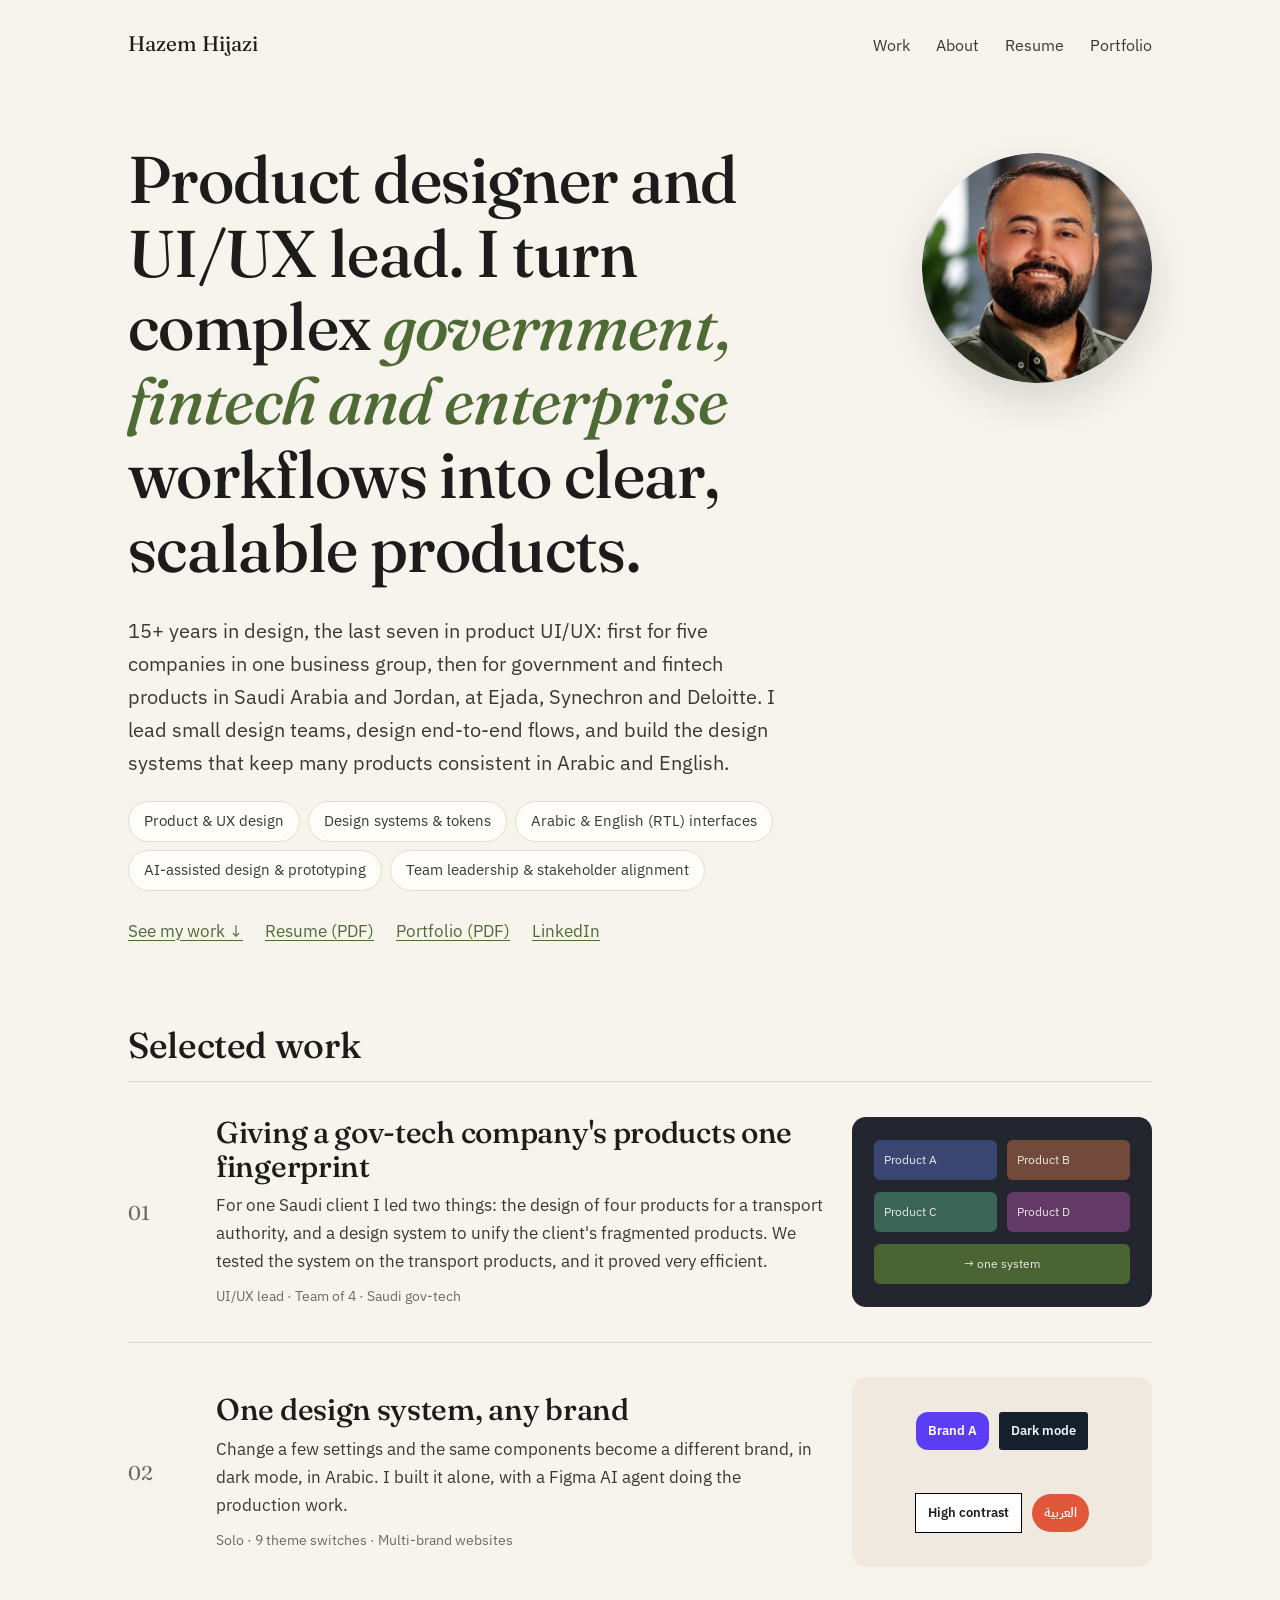
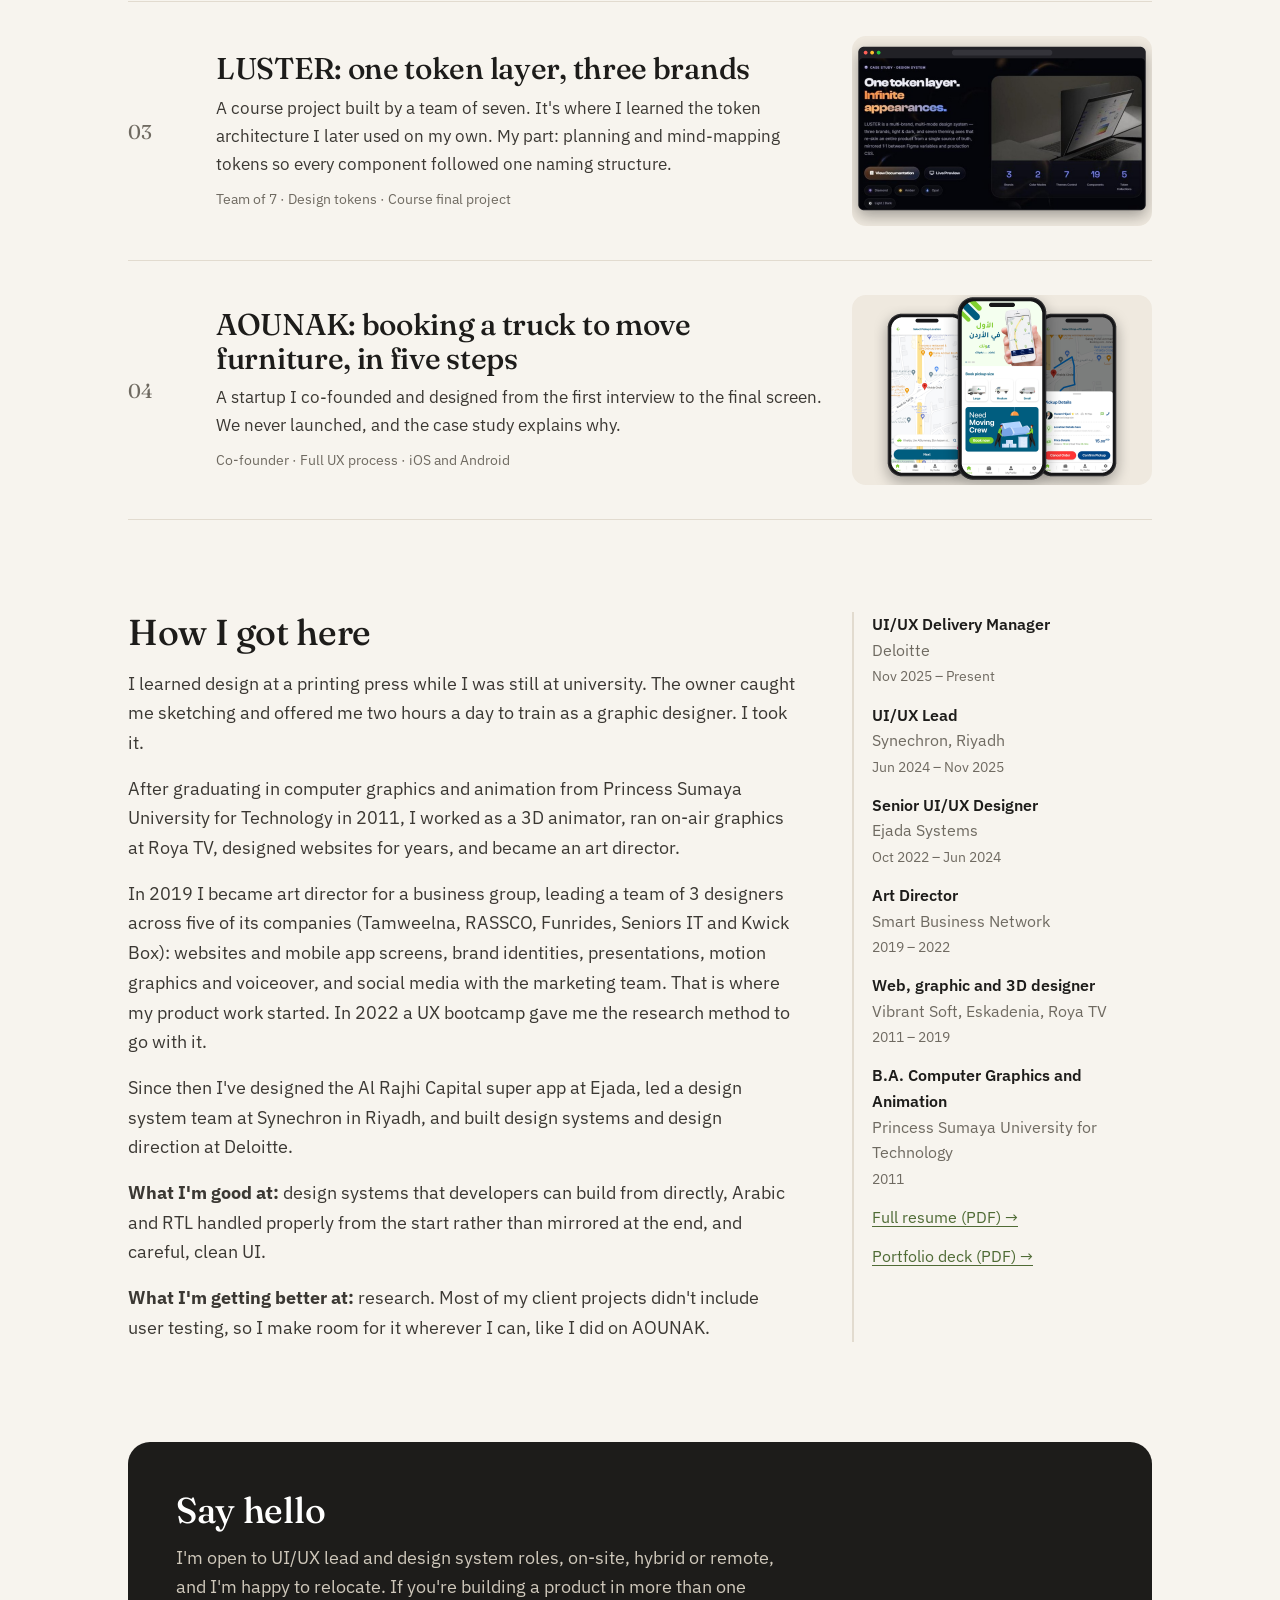
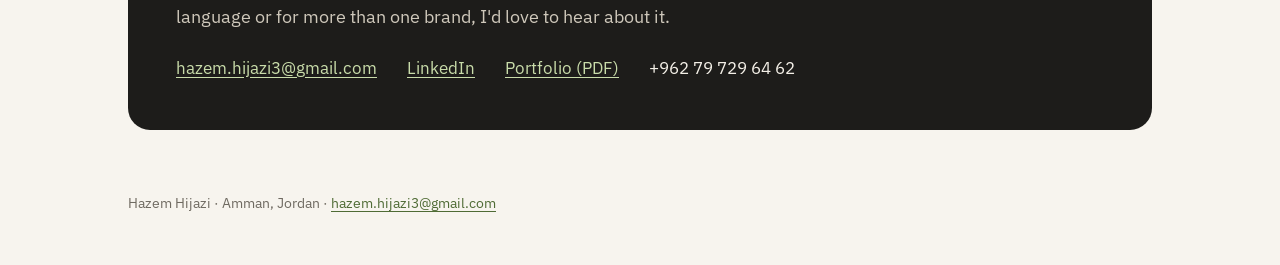
<file: index.html>
<!DOCTYPE html>
<html lang="en">
<head>
<meta charset="utf-8">
<meta name="viewport" content="width=device-width, initial-scale=1">
<title>Hazem Hijazi · Product designer and UI/UX lead</title>
<meta name="description" content="Product designer and UI/UX lead in Amman. I turn complex government, fintech and enterprise workflows into clear, scalable products, in Arabic and English.">
<meta property="og:title" content="Hazem Hijazi · Product designer and UI/UX lead">
<meta property="og:description" content="Product designer and UI/UX lead in Amman. I turn complex government, fintech and enterprise workflows into clear, scalable products, in Arabic and English.">
<link rel="preconnect" href="https://fonts.googleapis.com"><link rel="preconnect" href="https://fonts.gstatic.com" crossorigin><link href="https://fonts.googleapis.com/css2?family=Fraunces:ital,opsz,wght@0,9..144,400;0,9..144,500;1,9..144,400;1,9..144,500&family=IBM+Plex+Sans:wght@400;500;600&family=IBM+Plex+Sans+Arabic:wght@400;600&display=swap" rel="stylesheet">
<link rel="stylesheet" href="assets/style.css">
</head>
<body>
<header class="nav"><div class="wrap">
  <a class="me" href="index.html">Hazem Hijazi</a>
  <ul>
    <li><a href="index.html#work">Work</a></li>
    <li><a href="index.html#about">About</a></li>
    <li><a href="assets/Hazem_Hijazi_CV_2026.pdf" data-goatcounter-click="download-cv" target="_blank" rel="noopener">Resume</a></li>
    <li><a href="assets/Hazem_Hijazi_Portfolio_2026.pdf" data-goatcounter-click="download-portfolio" target="_blank" rel="noopener">Portfolio</a></li>
  </ul>
</div></header>

<main class="wrap">

<section class="hello">
  <div>
  <h1>Product designer and UI/UX lead. I turn complex <i>government, fintech and enterprise</i> workflows into clear, scalable products.</h1>
  <div class="intro">
    <p>15+ years in design, the last seven in product UI/UX: first for five companies in one business group, then for government and fintech products in Saudi Arabia and Jordan, at Ejada, Synechron and Deloitte. I lead small design teams, design end-to-end flows, and build the design systems that keep many products consistent in Arabic and English.</p>
  </div>
  <ul class="core"><li>Product &amp; UX design</li><li>Design systems &amp; tokens</li><li>Arabic &amp; English (RTL) interfaces</li><li>AI-assisted design &amp; prototyping</li><li>Team leadership &amp; stakeholder alignment</li></ul>
  <div class="links"><a href="#work">See my work ↓</a><a href="assets/Hazem_Hijazi_CV_2026.pdf" data-goatcounter-click="download-cv" target="_blank" rel="noopener">Resume (PDF)</a><a href="assets/Hazem_Hijazi_Portfolio_2026.pdf" data-goatcounter-click="download-portfolio" target="_blank" rel="noopener">Portfolio (PDF)</a><a href="https://www.linkedin.com/in/hazemhijazi" target="_blank" rel="noopener">LinkedIn</a></div>
  </div>
  <img class="photo" src="assets/img/hazem.png" alt="Hazem Hijazi">
</section>

<section class="work" id="work">
  <h2>Selected work</h2>

  <a class="item" href="work/design-system-leadership.html">
    <div class="no">01</div>
    <div>
      <h3>Giving a gov-tech company's products one fingerprint</h3>
      <p>For one Saudi client I led two things: the design of four products for a transport authority, and a design system to unify the client's fragmented products. We tested the system on the transport products, and it proved very efficient.</p>
      <div class="meta">UI/UX lead · Team of 4 · Saudi gov-tech</div>
    </div>
    <div class="pic pv1">
      <div style="background:#3d4a7a">Product A</div><div style="background:#7a4f3d">Product B</div>
      <div style="background:#3d6b5a">Product C</div><div style="background:#6b3d6b">Product D</div>
      <div style="grid-column:1/-1;background:#4f6b35;text-align:center">→ one system</div>
    </div>
  </a>

  <a class="item" href="work/white-label-design-system.html">
    <div class="no">02</div>
    <div>
      <h3>One design system, any brand</h3>
      <p>Change a few settings and the same components become a different brand, in dark mode, in Arabic. I built it alone, with a Figma AI agent doing the production work.</p>
      <div class="meta">Solo · 9 theme switches · Multi-brand websites</div>
    </div>
    <div class="pic pv2">
      <span style="background:#5b3df5;color:#fff;border-radius:12px">Brand A</span>
      <span style="background:#16202c;color:#eaf2f7;border-radius:3px">Dark mode</span>
      <span style="background:#fff;border:1.5px solid #000">High contrast</span>
      <span class="ar" dir="rtl" style="background:#e0573a;color:#fff;border-radius:999px">العربية</span>
    </div>
  </a>

  <a class="item" href="work/luster.html">
    <div class="no">03</div>
    <div>
      <h3>LUSTER: one token layer, three brands</h3>
      <p>A course project built by a team of seven. It's where I learned the token architecture I later used on my own. My part: planning and mind-mapping tokens so every component followed one naming structure.</p>
      <div class="meta">Team of 7 · Design tokens · Course final project</div>
    </div>
    <div class="pic mock"><img src="assets/img/luster.png" alt="LUSTER case study site"></div>
  </a>

  <a class="item" href="work/aounak.html">
    <div class="no">04</div>
    <div>
      <h3>AOUNAK: booking a truck to move furniture, in five steps</h3>
      <p>A startup I co-founded and designed from the first interview to the final screen. We never launched, and the case study explains why.</p>
      <div class="meta">Co-founder · Full UX process · iOS and Android</div>
    </div>
    <div class="pic mock"><img src="assets/img/aounak.png" alt="AOUNAK app screens"></div>
  </a>
</section>

<section class="about" id="about">
  <div class="cols">
    <div>
      <h2>How I got here</h2>
      <p>I learned design at a printing press while I was still at university. The owner caught me sketching and offered me two hours a day to train as a graphic designer. I took it.</p>
      <p>After graduating in computer graphics and animation from Princess Sumaya University for Technology in 2011, I worked as a 3D animator, ran on-air graphics at Roya TV, designed websites for years, and became an art director.</p>
      <p>In 2019 I became art director for a business group, leading a team of 3 designers across five of its companies (Tamweelna, RASSCO, Funrides, Seniors IT and Kwick Box): websites and mobile app screens, brand identities, presentations, motion graphics and voiceover, and social media with the marketing team. That is where my product work started. In 2022 a UX bootcamp gave me the research method to go with it.</p>
      <p>Since then I've designed the Al Rajhi Capital super app at Ejada, led a design system team at Synechron in Riyadh, and built design systems and design direction at Deloitte.</p>
      <p><b>What I'm good at:</b> design systems that developers can build from directly, Arabic and RTL handled properly from the start rather than mirrored at the end, and careful, clean UI.</p>
      <p><b>What I'm getting better at:</b> research. Most of my client projects didn't include user testing, so I make room for it wherever I can, like I did on AOUNAK.</p>
    </div>
    <ul class="facts">
      <li><b>UI/UX Delivery Manager</b><span>Deloitte</span><em>Nov 2025 – Present</em></li>
      <li><b>UI/UX Lead</b><span>Synechron, Riyadh</span><em>Jun 2024 – Nov 2025</em></li>
      <li><b>Senior UI/UX Designer</b><span>Ejada Systems</span><em>Oct 2022 – Jun 2024</em></li>
      <li><b>Art Director</b><span>Smart Business Network</span><em>2019 – 2022</em></li>
      <li><b>Web, graphic and 3D designer</b><span>Vibrant Soft, Eskadenia, Roya TV</span><em>2011 – 2019</em></li>
      <li><b>B.A. Computer Graphics and Animation</b><span>Princess Sumaya University for Technology</span><em>2011</em></li>
      <li><a href="assets/Hazem_Hijazi_CV_2026.pdf" data-goatcounter-click="download-cv" target="_blank" rel="noopener">Full resume (PDF) →</a></li>
      <li><a href="assets/Hazem_Hijazi_Portfolio_2026.pdf" data-goatcounter-click="download-portfolio" target="_blank" rel="noopener">Portfolio deck (PDF) →</a></li>
    </ul>
  </div>
</section>

<section class="hey">
  <h2>Say hello</h2>
  <p>I'm open to UI/UX lead and design system roles, on-site, hybrid or remote, and I'm happy to relocate. If you're building a product in more than one language or for more than one brand, I'd love to hear about it.</p>
  <div class="row">
    <a href="mailto:hazem.hijazi3@gmail.com">hazem.hijazi3@gmail.com</a>
    <a href="https://www.linkedin.com/in/hazemhijazi" target="_blank" rel="noopener">LinkedIn</a>
    <a href="assets/Hazem_Hijazi_Portfolio_2026.pdf" data-goatcounter-click="download-portfolio" target="_blank" rel="noopener">Portfolio (PDF)</a>
    <span>+962 79 729 64 62</span>
  </div>
</section>
</main>

<div class="wrap"><footer>Hazem Hijazi · Amman, Jordan · <a href="mailto:hazem.hijazi3@gmail.com">hazem.hijazi3@gmail.com</a></footer></div>
<script data-goatcounter="https://hazemhijazi.goatcounter.com/count" async src="//gc.zgo.at/count.js"></script>
</body>
</html>
</file>
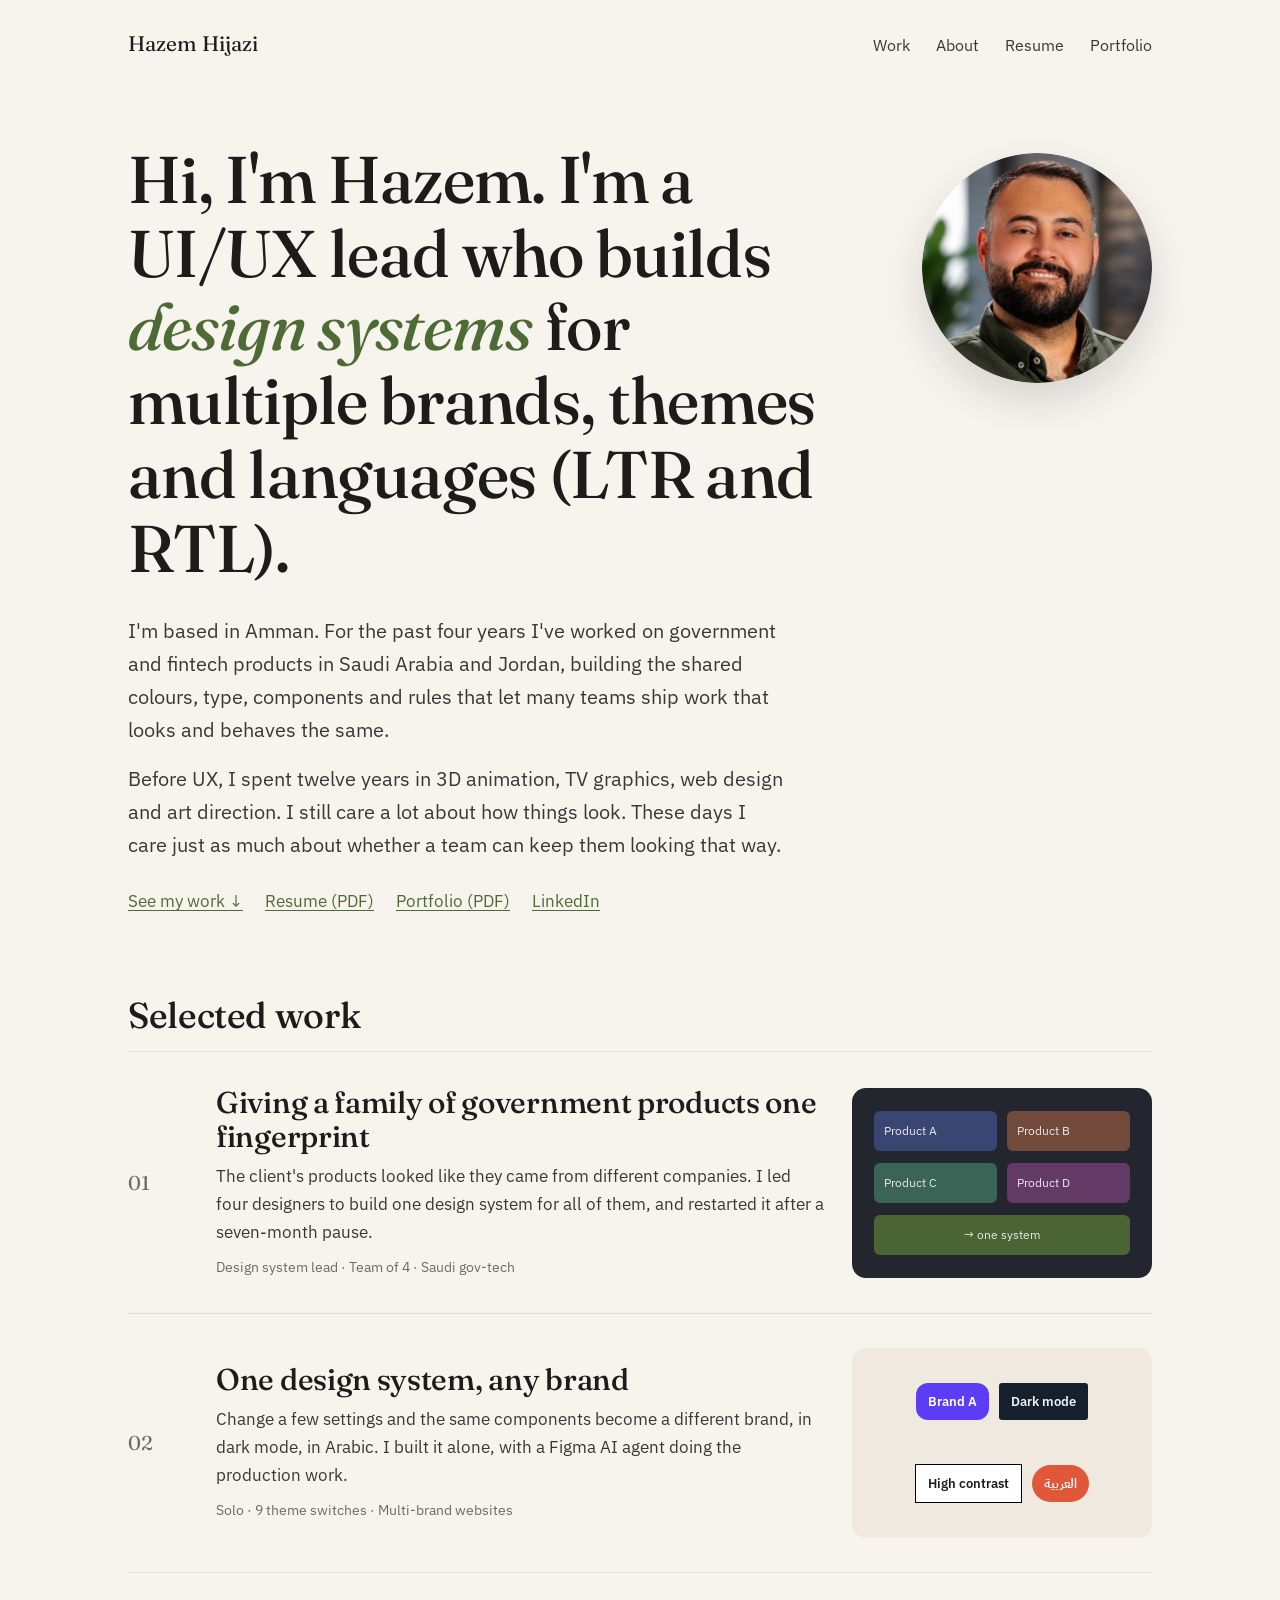
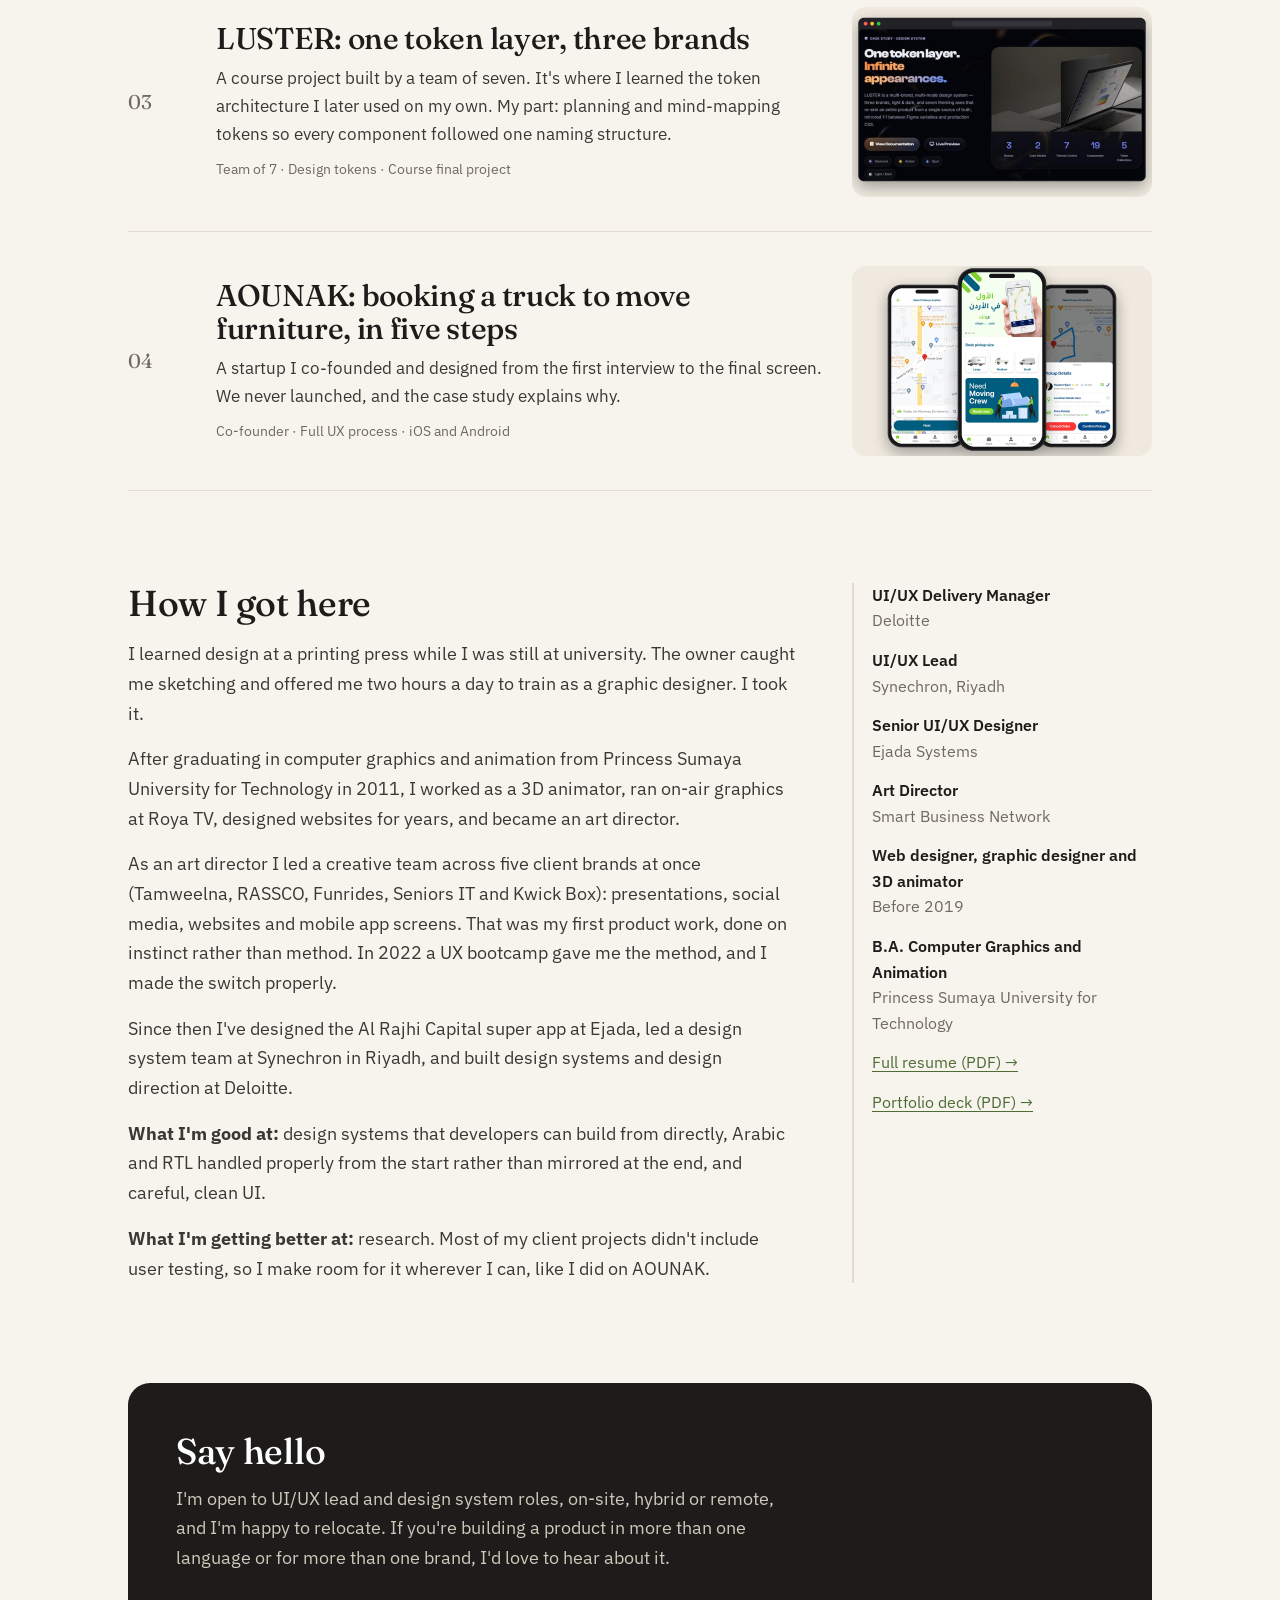
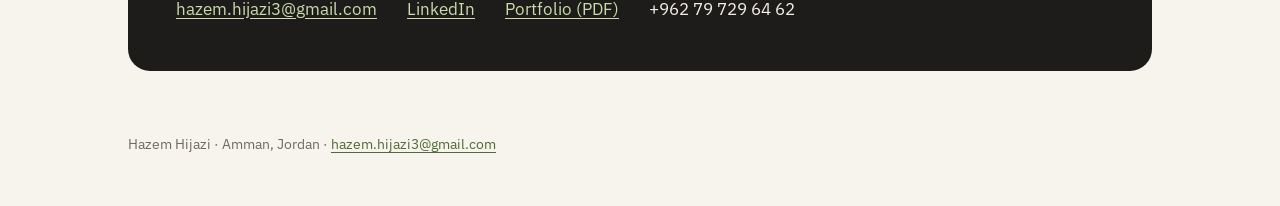
<file: assets/index.html>
<!DOCTYPE html>
<html lang="en">
<head>
<meta charset="utf-8">
<meta name="viewport" content="width=device-width, initial-scale=1">
<title>Hazem Hijazi · UI/UX Lead and design systems</title>
<meta name="description" content="I'm a UI/UX lead in Amman who builds design systems for multiple brands, themes and languages (LTR and RTL).">
<meta property="og:title" content="Hazem Hijazi · UI/UX Lead and design systems">
<meta property="og:description" content="I'm a UI/UX lead in Amman who builds design systems for multiple brands, themes and languages (LTR and RTL).">
<link rel="preconnect" href="https://fonts.googleapis.com"><link rel="preconnect" href="https://fonts.gstatic.com" crossorigin><link href="https://fonts.googleapis.com/css2?family=Fraunces:ital,opsz,wght@0,9..144,400;0,9..144,500;1,9..144,400;1,9..144,500&family=IBM+Plex+Sans:wght@400;500;600&family=IBM+Plex+Sans+Arabic:wght@400;600&display=swap" rel="stylesheet">
<link rel="stylesheet" href="assets/style.css">
</head>
<body>
<header class="nav"><div class="wrap">
  <a class="me" href="index.html">Hazem Hijazi</a>
  <ul>
    <li><a href="index.html#work">Work</a></li>
    <li><a href="index.html#about">About</a></li>
    <li><a href="assets/Hazem_Hijazi_CV_2026.pdf" target="_blank" rel="noopener">Resume</a></li>
    <li><a href="assets/Hazem_Hijazi_Portfolio_2026.pdf" target="_blank" rel="noopener">Portfolio</a></li>
  </ul>
</div></header>

<main class="wrap">

<section class="hello">
  <div>
  <h1>Hi, I'm Hazem. I'm a UI/UX lead who builds <i>design systems</i> for multiple brands, themes and languages (LTR and RTL).</h1>
  <div class="intro">
    <p>I'm based in Amman. For the past four years I've worked on government and fintech products in Saudi Arabia and Jordan, building the shared colours, type, components and rules that let many teams ship work that looks and behaves the same.</p>
    <p>Before UX, I spent twelve years in 3D animation, TV graphics, web design and art direction. I still care a lot about how things look. These days I care just as much about whether a team can keep them looking that way.</p>
  </div>
  <div class="links"><a href="#work">See my work ↓</a><a href="assets/Hazem_Hijazi_CV_2026.pdf" target="_blank" rel="noopener">Resume (PDF)</a><a href="assets/Hazem_Hijazi_Portfolio_2026.pdf" target="_blank" rel="noopener">Portfolio (PDF)</a><a href="https://www.linkedin.com/in/hazemhijazi" target="_blank" rel="noopener">LinkedIn</a></div>
  </div>
  <img class="photo" src="assets/img/hazem.png" alt="Hazem Hijazi">
</section>

<section class="work" id="work">
  <h2>Selected work</h2>

  <a class="item" href="work/design-system-leadership.html">
    <div class="no">01</div>
    <div>
      <h3>Giving a family of government products one fingerprint</h3>
      <p>The client's products looked like they came from different companies. I led four designers to build one design system for all of them, and restarted it after a seven-month pause.</p>
      <div class="meta">Design system lead · Team of 4 · Saudi gov-tech</div>
    </div>
    <div class="pic pv1">
      <div style="background:#3d4a7a">Product A</div><div style="background:#7a4f3d">Product B</div>
      <div style="background:#3d6b5a">Product C</div><div style="background:#6b3d6b">Product D</div>
      <div style="grid-column:1/-1;background:#4f6b35;text-align:center">→ one system</div>
    </div>
  </a>

  <a class="item" href="work/white-label-design-system.html">
    <div class="no">02</div>
    <div>
      <h3>One design system, any brand</h3>
      <p>Change a few settings and the same components become a different brand, in dark mode, in Arabic. I built it alone, with a Figma AI agent doing the production work.</p>
      <div class="meta">Solo · 9 theme switches · Multi-brand websites</div>
    </div>
    <div class="pic pv2">
      <span style="background:#5b3df5;color:#fff;border-radius:12px">Brand A</span>
      <span style="background:#16202c;color:#eaf2f7;border-radius:3px">Dark mode</span>
      <span style="background:#fff;border:1.5px solid #000">High contrast</span>
      <span class="ar" dir="rtl" style="background:#e0573a;color:#fff;border-radius:999px">العربية</span>
    </div>
  </a>

  <a class="item" href="work/luster.html">
    <div class="no">03</div>
    <div>
      <h3>LUSTER: one token layer, three brands</h3>
      <p>A course project built by a team of seven. It's where I learned the token architecture I later used on my own. My part: planning and mind-mapping tokens so every component followed one naming structure.</p>
      <div class="meta">Team of 7 · Design tokens · Course final project</div>
    </div>
    <div class="pic mock"><img src="assets/img/luster.png" alt="LUSTER case study site"></div>
  </a>

  <a class="item" href="work/aounak.html">
    <div class="no">04</div>
    <div>
      <h3>AOUNAK: booking a truck to move furniture, in five steps</h3>
      <p>A startup I co-founded and designed from the first interview to the final screen. We never launched, and the case study explains why.</p>
      <div class="meta">Co-founder · Full UX process · iOS and Android</div>
    </div>
    <div class="pic mock"><img src="assets/img/aounak.png" alt="AOUNAK app screens"></div>
  </a>
</section>

<section class="about" id="about">
  <div class="cols">
    <div>
      <h2>How I got here</h2>
      <p>I learned design at a printing press while I was still at university. The owner caught me sketching and offered me two hours a day to train as a graphic designer. I took it.</p>
      <p>After graduating in computer graphics and animation from Princess Sumaya University for Technology in 2011, I worked as a 3D animator, ran on-air graphics at Roya TV, designed websites for years, and became an art director.</p>
      <p>As an art director I led a creative team across five client brands at once (Tamweelna, RASSCO, Funrides, Seniors IT and Kwick Box): presentations, social media, websites and mobile app screens. That was my first product work, done on instinct rather than method. In 2022 a UX bootcamp gave me the method, and I made the switch properly.</p>
      <p>Since then I've designed the Al Rajhi Capital super app at Ejada, led a design system team at Synechron in Riyadh, and built design systems and design direction at Deloitte.</p>
      <p><b>What I'm good at:</b> design systems that developers can build from directly, Arabic and RTL handled properly from the start rather than mirrored at the end, and careful, clean UI.</p>
      <p><b>What I'm getting better at:</b> research. Most of my client projects didn't include user testing, so I make room for it wherever I can, like I did on AOUNAK.</p>
    </div>
    <ul class="facts">
      <li><b>UI/UX Delivery Manager</b><span>Deloitte</span></li>
      <li><b>UI/UX Lead</b><span>Synechron, Riyadh</span></li>
      <li><b>Senior UI/UX Designer</b><span>Ejada Systems</span></li>
      <li><b>Art Director</b><span>Smart Business Network</span></li>
      <li><b>Web designer, graphic designer and 3D animator</b><span>Before 2019</span></li>
      <li><b>B.A. Computer Graphics and Animation</b><span>Princess Sumaya University for Technology</span></li>
      <li><a href="assets/Hazem_Hijazi_CV_2026.pdf" target="_blank" rel="noopener">Full resume (PDF) →</a></li>
      <li><a href="assets/Hazem_Hijazi_Portfolio_2026.pdf" target="_blank" rel="noopener">Portfolio deck (PDF) →</a></li>
    </ul>
  </div>
</section>

<section class="hey">
  <h2>Say hello</h2>
  <p>I'm open to UI/UX lead and design system roles, on-site, hybrid or remote, and I'm happy to relocate. If you're building a product in more than one language or for more than one brand, I'd love to hear about it.</p>
  <div class="row">
    <a href="mailto:hazem.hijazi3@gmail.com">hazem.hijazi3@gmail.com</a>
    <a href="https://www.linkedin.com/in/hazemhijazi" target="_blank" rel="noopener">LinkedIn</a>
    <a href="assets/Hazem_Hijazi_Portfolio_2026.pdf" target="_blank" rel="noopener">Portfolio (PDF)</a>
    <span>+962 79 729 64 62</span>
  </div>
</section>
</main>

<div class="wrap"><footer>Hazem Hijazi · Amman, Jordan · <a href="mailto:hazem.hijazi3@gmail.com">hazem.hijazi3@gmail.com</a></footer></div>
</body>
</html>
</file>
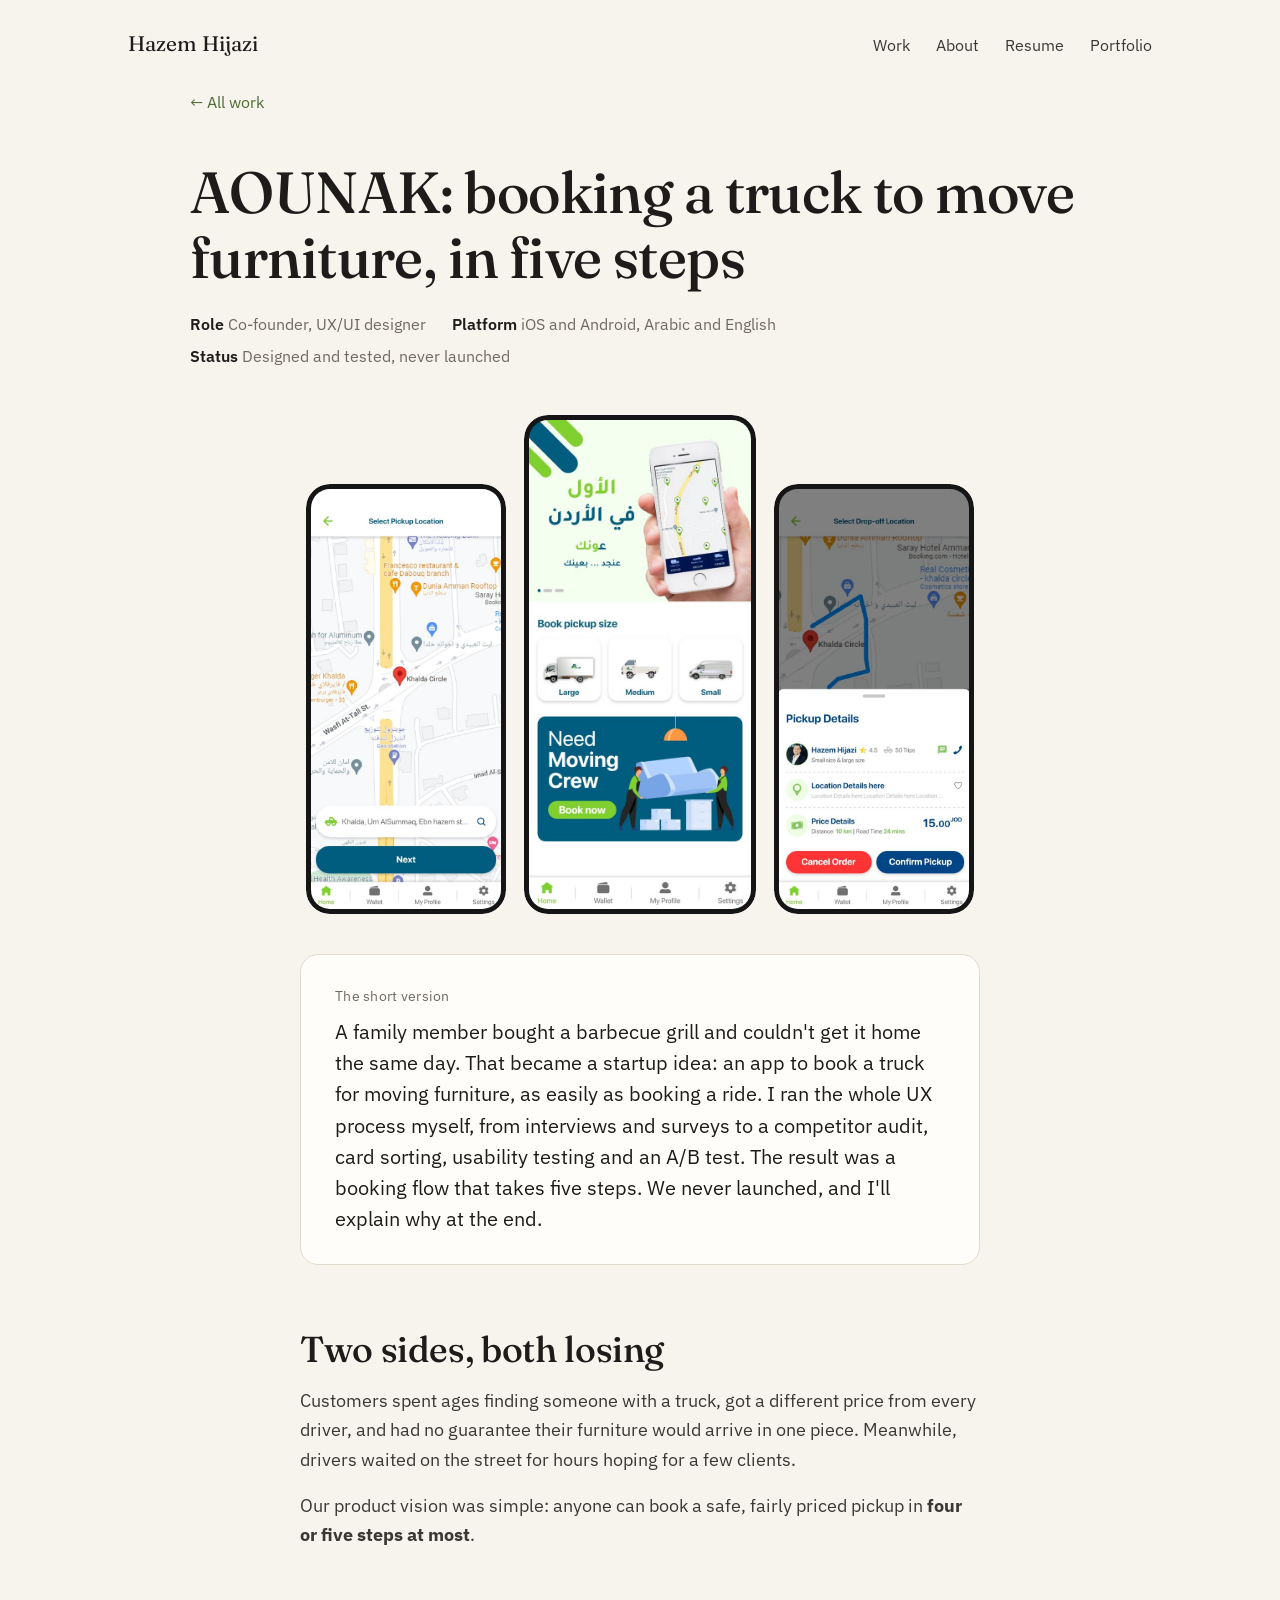
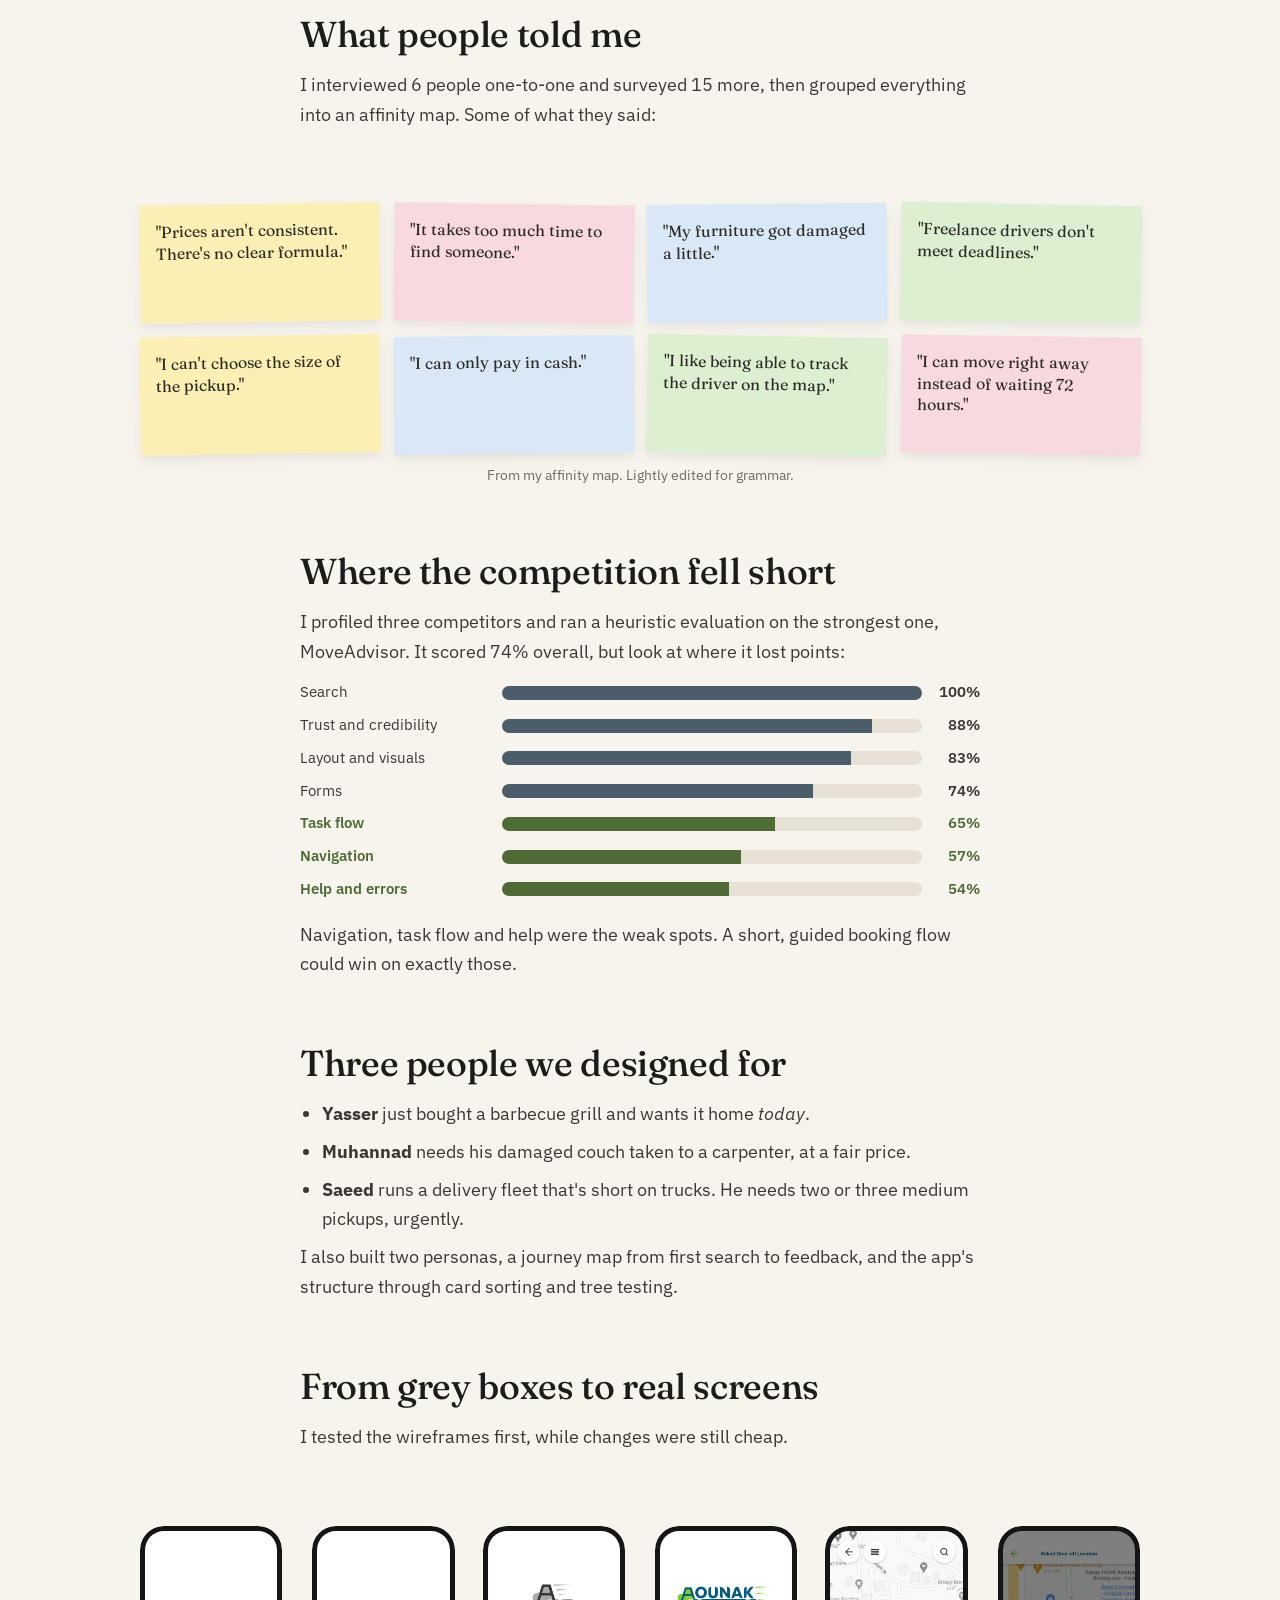
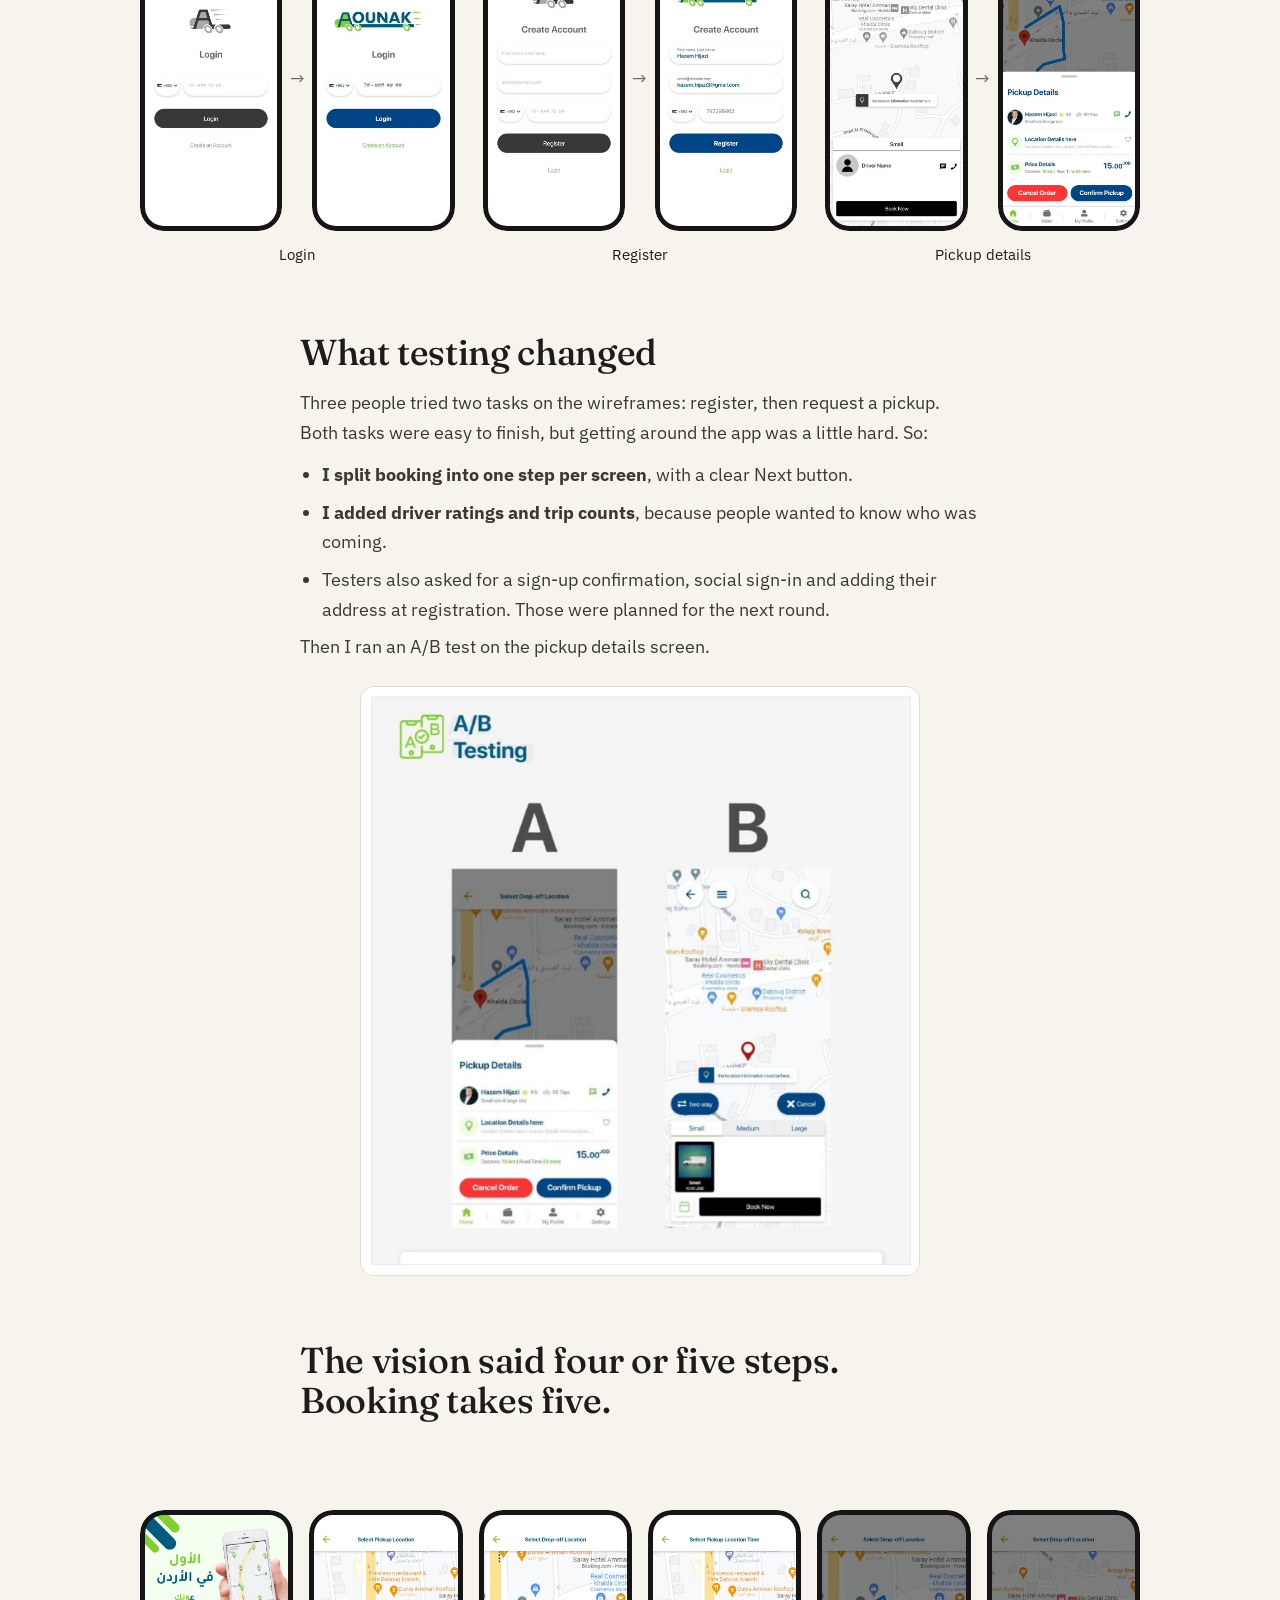
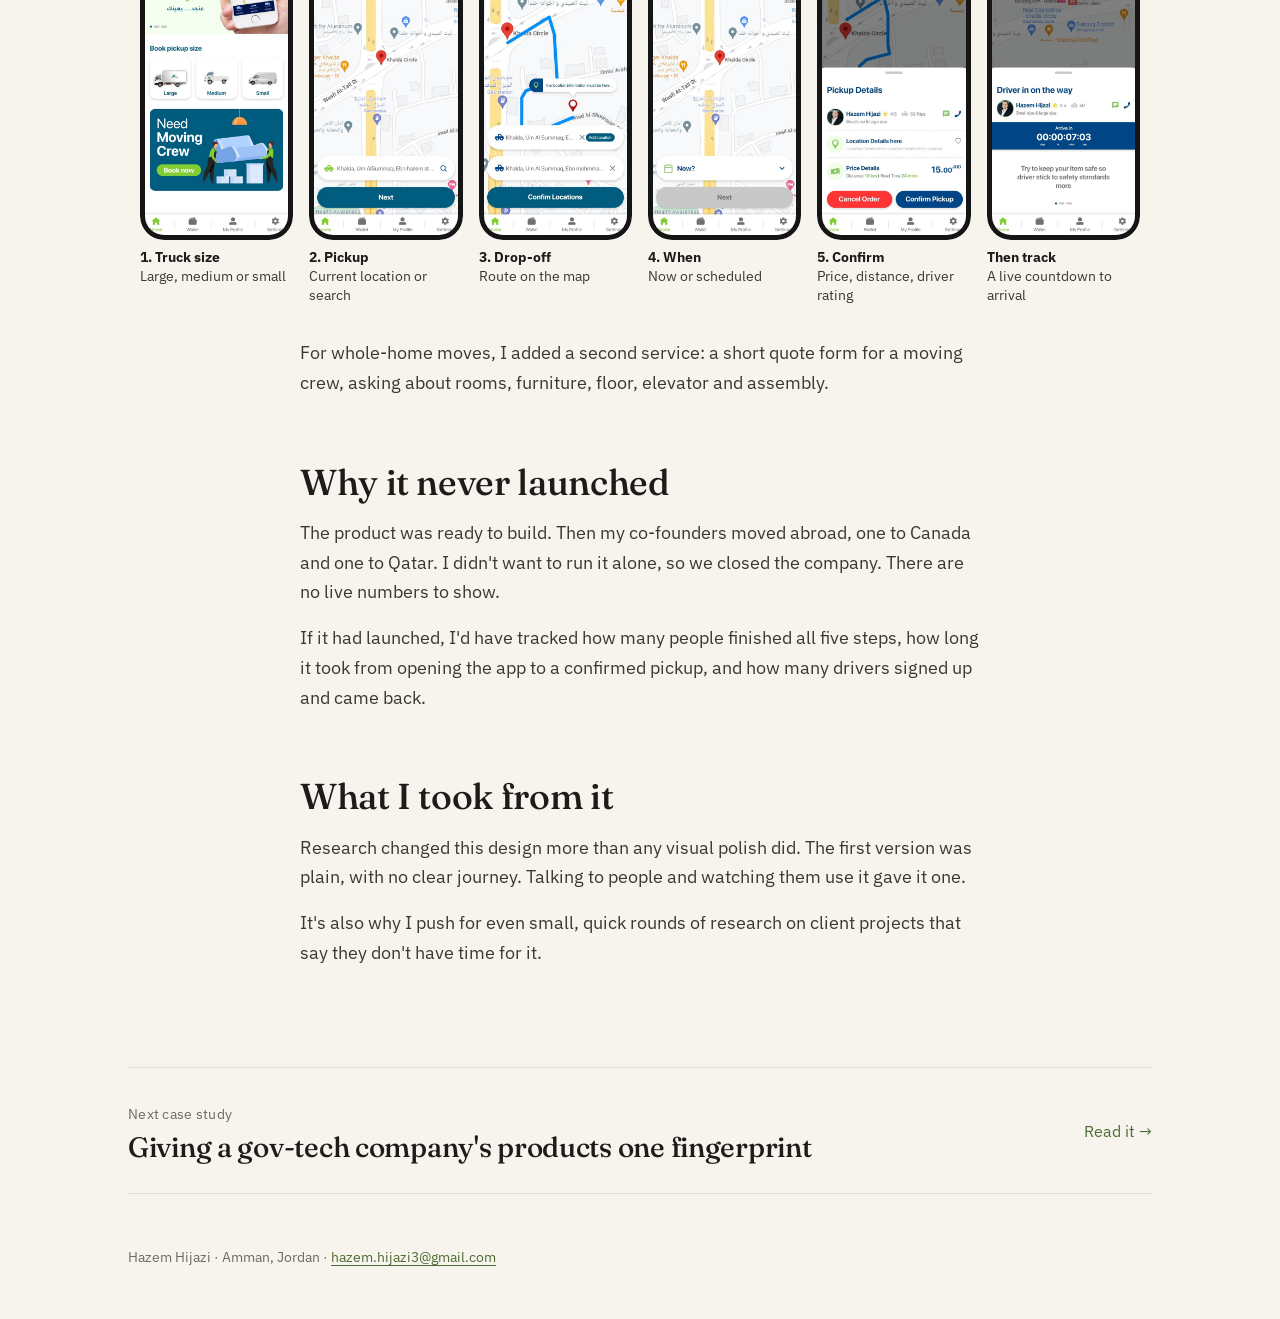
<file: work/aounak.html>
<!DOCTYPE html>
<html lang="en">
<head>
<meta charset="utf-8">
<meta name="viewport" content="width=device-width, initial-scale=1">
<title>AOUNAK: booking a truck to move furniture · Hazem Hijazi</title>
<meta name="description" content="A furniture pickup app I co-founded: the full UX process, from interviews to a tested five-step booking flow.">
<meta property="og:title" content="AOUNAK: booking a truck to move furniture · Hazem Hijazi">
<meta property="og:description" content="A furniture pickup app I co-founded: the full UX process, from interviews to a tested five-step booking flow.">
<link rel="preconnect" href="https://fonts.googleapis.com"><link rel="preconnect" href="https://fonts.gstatic.com" crossorigin><link href="https://fonts.googleapis.com/css2?family=Fraunces:ital,opsz,wght@0,9..144,400;0,9..144,500;1,9..144,400;1,9..144,500&family=IBM+Plex+Sans:wght@400;500;600&family=IBM+Plex+Sans+Arabic:wght@400;600&display=swap" rel="stylesheet">
<link rel="stylesheet" href="../assets/style.css">
</head>
<body>
<header class="nav"><div class="wrap">
  <a class="me" href="../index.html">Hazem Hijazi</a>
  <ul>
    <li><a href="../index.html#work">Work</a></li>
    <li><a href="../index.html#about">About</a></li>
    <li><a href="../assets/Hazem_Hijazi_CV_2026.pdf" data-goatcounter-click="download-cv" target="_blank" rel="noopener">Resume</a></li>
    <li><a href="../assets/Hazem_Hijazi_Portfolio_2026.pdf" data-goatcounter-click="download-portfolio" target="_blank" rel="noopener">Portfolio</a></li>
  </ul>
</div></header>

<main class="wrap">
<div class="read" style="max-width:900px"><a class="back" href="../index.html#work">← All work</a></div>

<header class="chead read" style="max-width:900px">
  <h1>AOUNAK: booking a truck to move furniture, in five steps</h1>
  <div class="meta"><span><b>Role</b> Co-founder, UX/UI designer</span><span><b>Platform</b> iOS and Android, Arabic and English</span><span><b>Status</b> Designed and tested, never launched</span></div>
</header>

<div class="herophones">
  <div class="ph"><img src="../assets/img/ao/hi_time.jpg" alt="Select pickup location"></div>
  <div class="ph"><img src="../assets/img/ao/hi_home.jpg" alt="AOUNAK home"></div>
  <div class="ph"><img src="../assets/img/ao/hi_details.jpg" alt="Pickup details"></div>
</div>

<div class="short read">
  <div class="label">The short version</div>
  <p>A family member bought a barbecue grill and couldn't get it home the same day. That became a startup idea: an app to book a truck for moving furniture, as easily as booking a ride. I ran the whole UX process myself, from interviews and surveys to a competitor audit, card sorting, usability testing and an A/B test. The result was a booking flow that takes five steps. We never launched, and I'll explain why at the end.</p>
</div>

<article class="article read">
  <h2>Two sides, both losing</h2>
  <p>Customers spent ages finding someone with a truck, got a different price from every driver, and had no guarantee their furniture would arrive in one piece. Meanwhile, drivers waited on the street for hours hoping for a few clients.</p>
  <p>Our product vision was simple: anyone can book a safe, fairly priced pickup in <b>four or five steps at most</b>.</p>

  <h2>What people told me</h2>
  <p>I interviewed 6 people one-to-one and surveyed 15 more, then grouped everything into an affinity map. Some of what they said:</p>
</article>
<div class="wide">
  <div class="stickies">
    <div class="st y">"Prices aren't consistent. There's no clear formula."</div>
    <div class="st p">"It takes too much time to find someone."</div>
    <div class="st b">"My furniture got damaged a little."</div>
    <div class="st g">"Freelance drivers don't meet deadlines."</div>
    <div class="st y">"I can't choose the size of the pickup."</div>
    <div class="st b">"I can only pay in cash."</div>
    <div class="st g">"I like being able to track the driver on the map."</div>
    <div class="st p">"I can move right away instead of waiting 72 hours."</div>
  </div>
  <div class="cap">From my affinity map. Lightly edited for grammar.</div>
</div>

<article class="article read">
  <h2>Where the competition fell short</h2>
  <p>I profiled three competitors and ran a heuristic evaluation on the strongest one, MoveAdvisor. It scored 74% overall, but look at where it lost points:</p>
  <div class="bars">
    <div><span>Search</span><i style="--v:100%"></i><b>100%</b></div>
    <div><span>Trust and credibility</span><i style="--v:88%"></i><b>88%</b></div>
    <div><span>Layout and visuals</span><i style="--v:83%"></i><b>83%</b></div>
    <div><span>Forms</span><i style="--v:74%"></i><b>74%</b></div>
    <div class="lo"><span>Task flow</span><i style="--v:65%"></i><b>65%</b></div>
    <div class="lo"><span>Navigation</span><i style="--v:57%"></i><b>57%</b></div>
    <div class="lo"><span>Help and errors</span><i style="--v:54%"></i><b>54%</b></div>
  </div>
  <p style="margin-top:18px">Navigation, task flow and help were the weak spots. A short, guided booking flow could win on exactly those.</p>

  <h2>Three people we designed for</h2>
  <ul>
    <li><b>Yasser</b> just bought a barbecue grill and wants it home <i>today</i>.</li>
    <li><b>Muhannad</b> needs his damaged couch taken to a carpenter, at a fair price.</li>
    <li><b>Saeed</b> runs a delivery fleet that's short on trucks. He needs two or three medium pickups, urgently.</li>
  </ul>
  <p>I also built two personas, a journey map from first search to feedback, and the app's structure through card sorting and tree testing.</p>

  <h2>From grey boxes to real screens</h2>
  <p>I tested the wireframes first, while changes were still cheap.</p>
</article>
<div class="wide">
  <div class="pairs">
    <div class="pair"><div class="ph"><img src="../assets/img/ao/lo_login.jpg" alt="Login wireframe"></div><div class="ar2">→</div><div class="ph"><img src="../assets/img/ao/hi_login.jpg" alt="Login final"></div><div class="t">Login</div></div>
    <div class="pair"><div class="ph"><img src="../assets/img/ao/lo_register.jpg" alt="Register wireframe"></div><div class="ar2">→</div><div class="ph"><img src="../assets/img/ao/hi_register.jpg" alt="Register final"></div><div class="t">Register</div></div>
    <div class="pair"><div class="ph"><img src="../assets/img/ao/lo_book.jpg" alt="Booking wireframe"></div><div class="ar2">→</div><div class="ph"><img src="../assets/img/ao/hi_details.jpg" alt="Pickup details final"></div><div class="t">Pickup details</div></div>
  </div>
</div>

<article class="article read">
  <h2>What testing changed</h2>
  <p>Three people tried two tasks on the wireframes: register, then request a pickup. Both tasks were easy to finish, but getting around the app was a little hard. So:</p>
  <ul>
    <li><b>I split booking into one step per screen</b>, with a clear Next button.</li>
    <li><b>I added driver ratings and trip counts</b>, because people wanted to know who was coming.</li>
    <li>Testers also asked for a sign-up confirmation, social sign-in and adding their address at registration. Those were planned for the next round.</li>
  </ul>
  <p>Then I ran an A/B test on the pickup details screen.</p>
  <div class="abimg"><img src="../assets/img/abtest.jpg" alt="A/B test of the pickup details screen"></div>

  <h2>The vision said four or five steps. Booking takes five.</h2>
</article>
<div class="wide">
  <div class="phones six">
    <div><div class="ph"><img src="../assets/img/ao/hi_home.jpg" alt=""></div><div class="lbl"><b>1. Truck size</b>Large, medium or small</div></div>
    <div><div class="ph"><img src="../assets/img/ao/hi_time.jpg" alt=""></div><div class="lbl"><b>2. Pickup</b>Current location or search</div></div>
    <div><div class="ph"><img src="../assets/img/ao/hi_route.jpg" alt=""></div><div class="lbl"><b>3. Drop-off</b>Route on the map</div></div>
    <div><div class="ph"><img src="../assets/img/ao/hi_pickup.jpg" alt=""></div><div class="lbl"><b>4. When</b>Now or scheduled</div></div>
    <div><div class="ph"><img src="../assets/img/ao/hi_details.jpg" alt=""></div><div class="lbl"><b>5. Confirm</b>Price, distance, driver rating</div></div>
    <div><div class="ph"><img src="../assets/img/ao/hi_driver.jpg" alt=""></div><div class="lbl"><b>Then track</b>A live countdown to arrival</div></div>
  </div>
</div>

<article class="article read">
  <p>For whole-home moves, I added a second service: a short quote form for a moving crew, asking about rooms, furniture, floor, elevator and assembly.</p>

  <h2>Why it never launched</h2>
  <p>The product was ready to build. Then my co-founders moved abroad, one to Canada and one to Qatar. I didn't want to run it alone, so we closed the company. There are no live numbers to show.</p>
  <p>If it had launched, I'd have tracked how many people finished all five steps, how long it took from opening the app to a confirmed pickup, and how many drivers signed up and came back.</p>

  <h2>What I took from it</h2>
  <p>Research changed this design more than any visual polish did. The first version was plain, with no clear journey. Talking to people and watching them use it gave it one.</p>
  <p>It's also why I push for even small, quick rounds of research on client projects that say they don't have time for it.</p>
</article>

<a class="next" href="design-system-leadership.html"><div><span class="label">Next case study</span><h3>Giving a gov-tech company's products one fingerprint</h3></div><span class="go">Read it →</span></a>
</main>

<div class="wrap"><footer>Hazem Hijazi · Amman, Jordan · <a href="mailto:hazem.hijazi3@gmail.com">hazem.hijazi3@gmail.com</a></footer></div>
<script data-goatcounter="https://hazemhijazi.goatcounter.com/count" async src="//gc.zgo.at/count.js"></script>
</body>
</html>
</file>
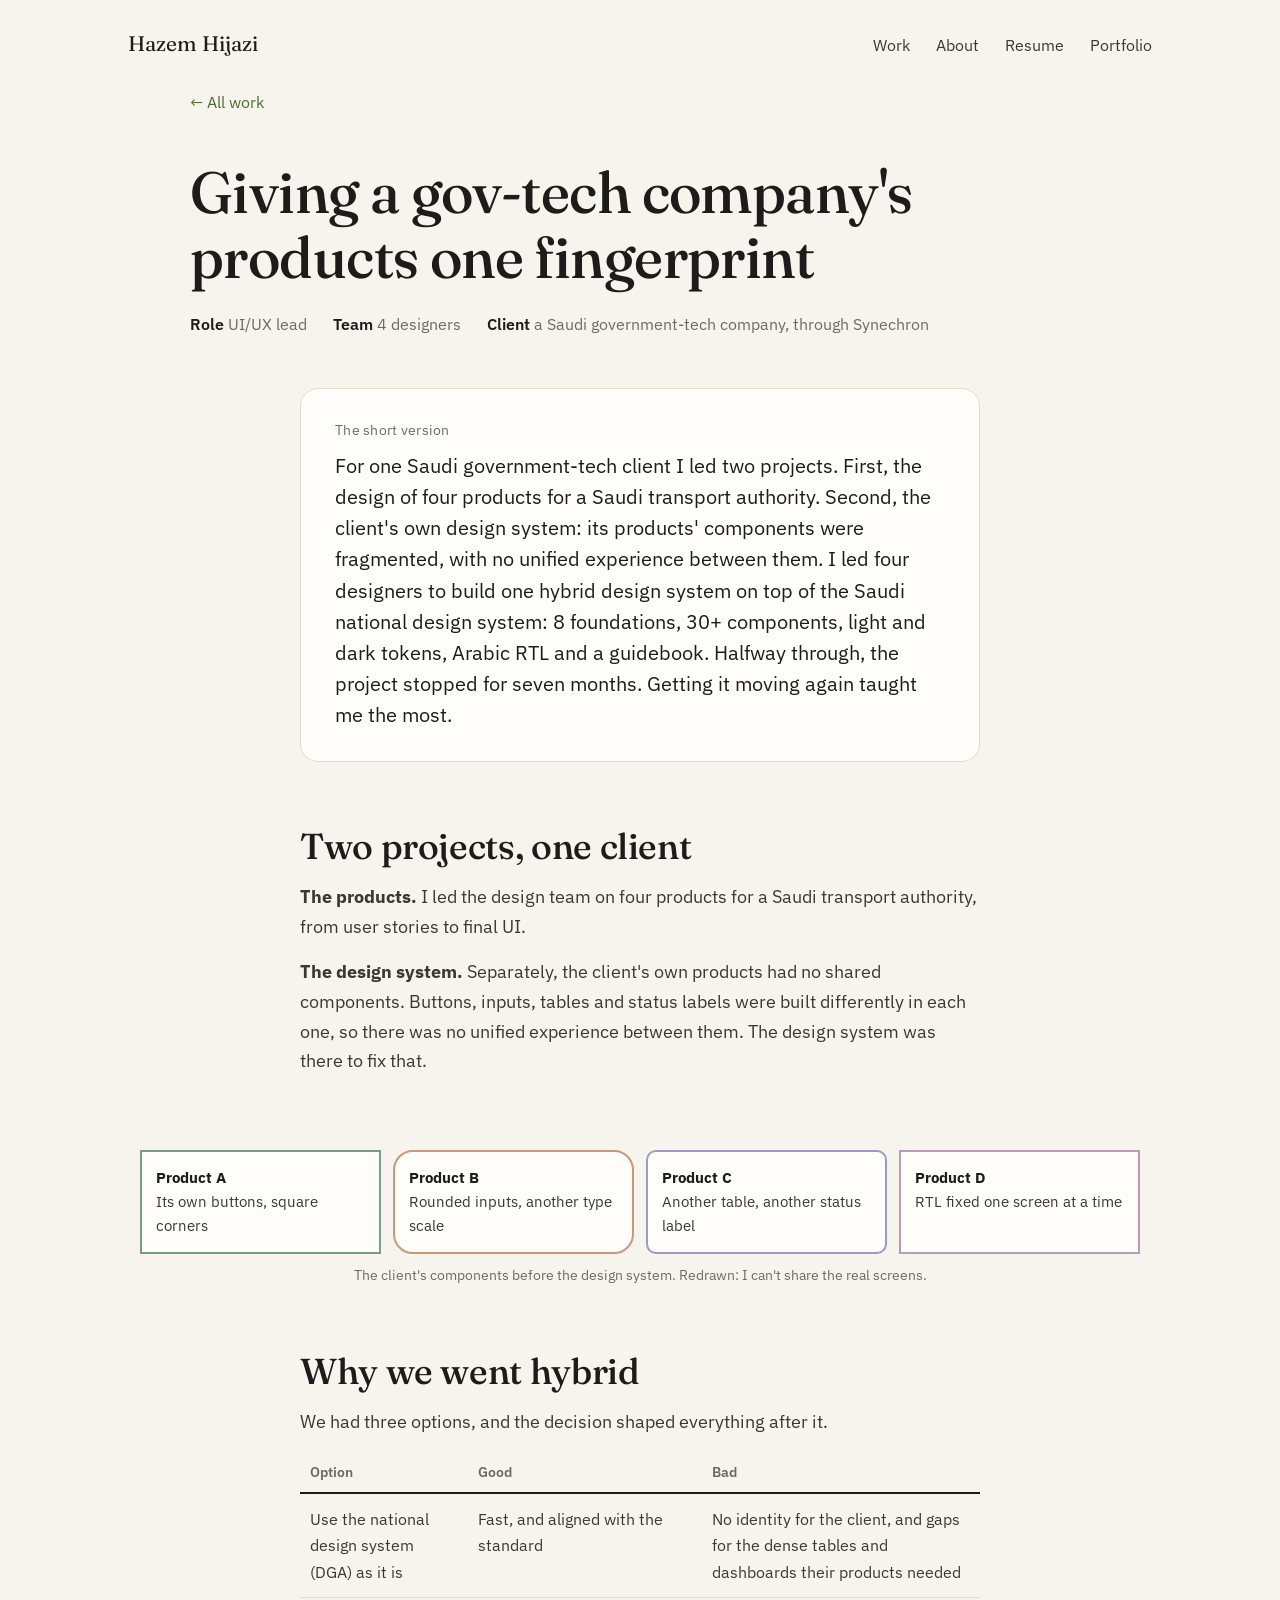
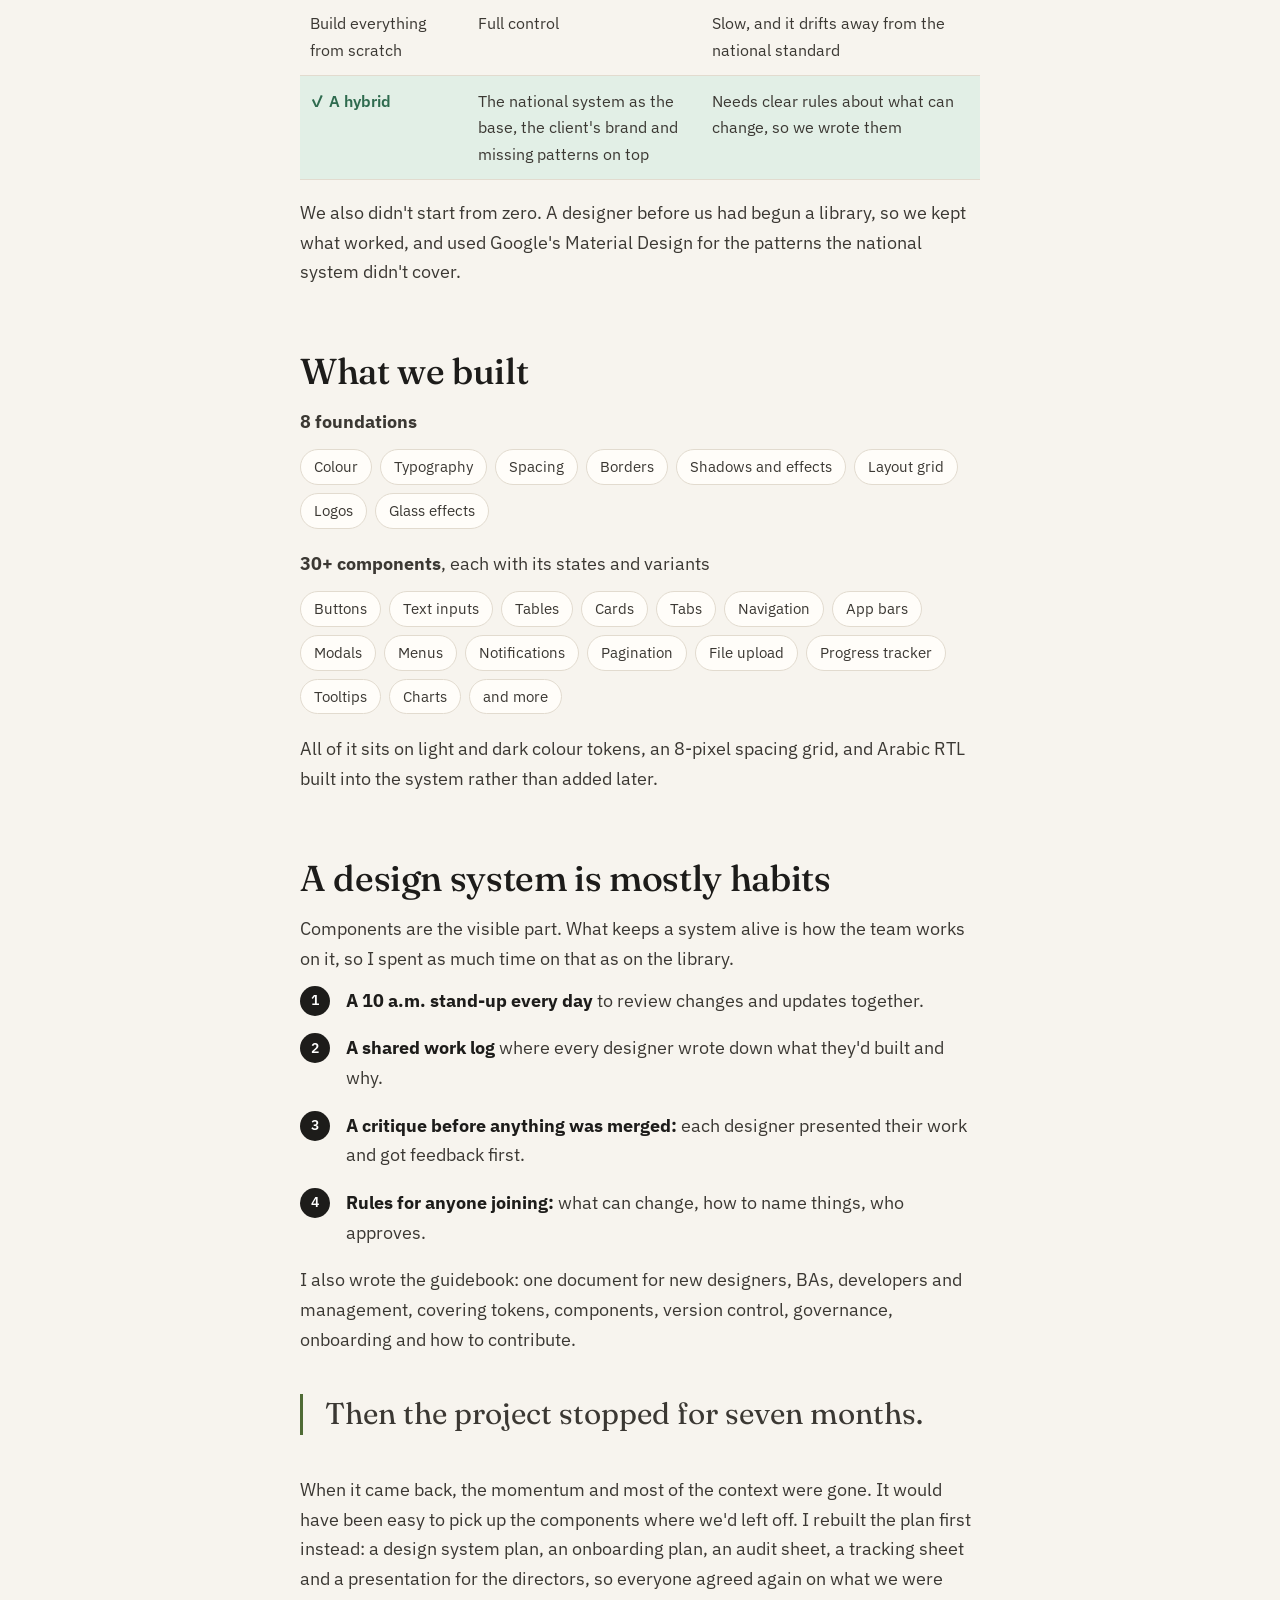
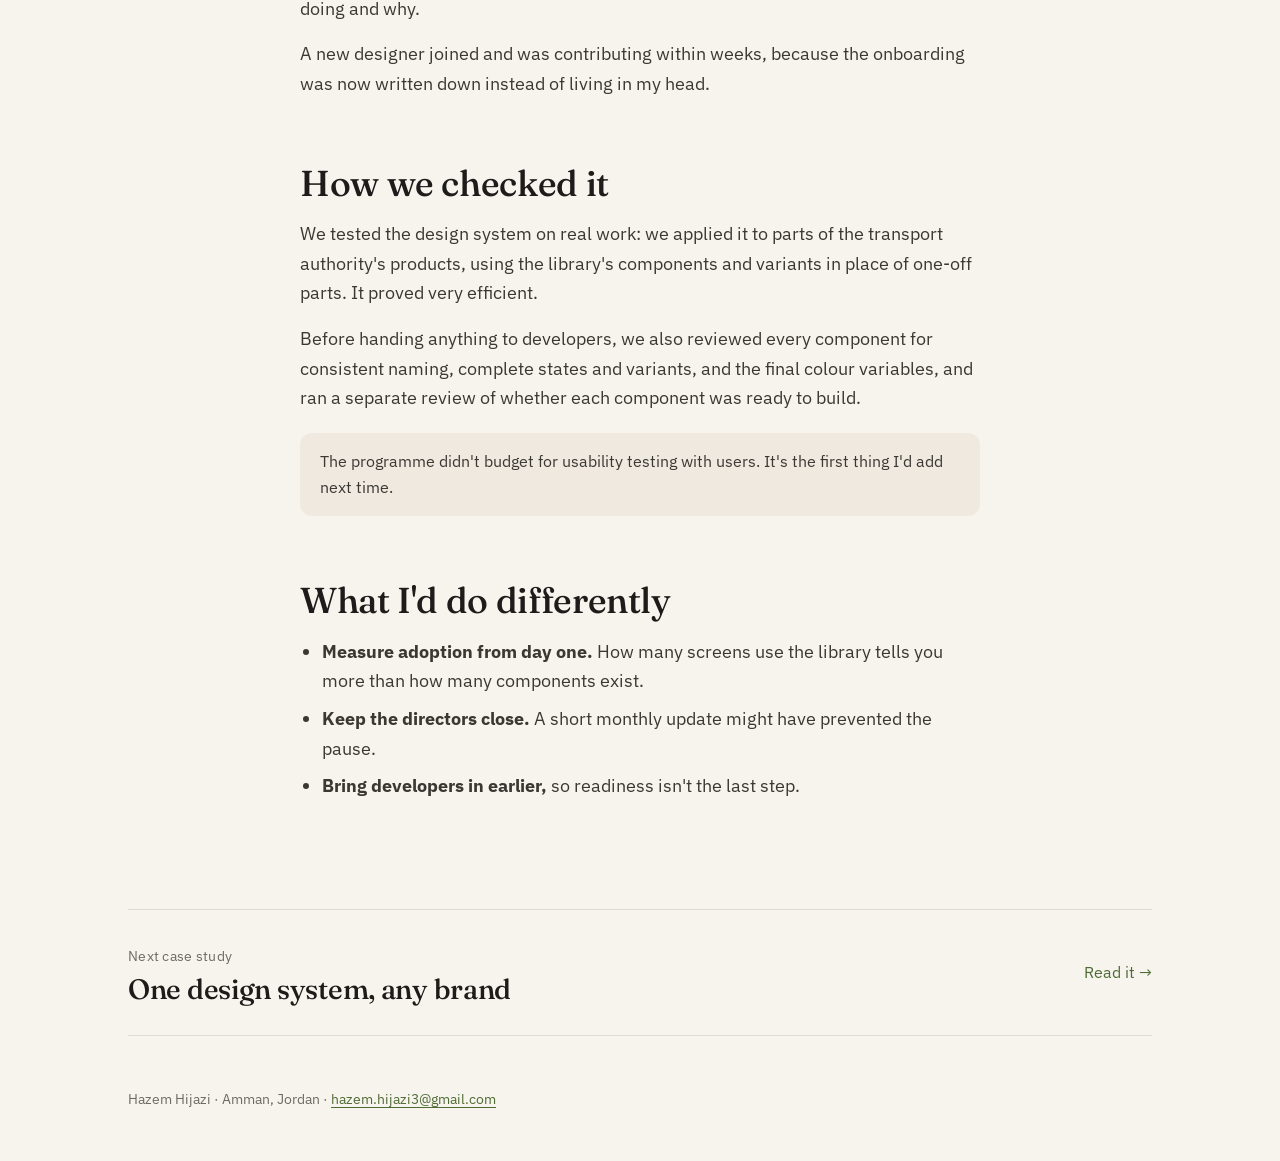
<file: work/design-system-leadership.html>
<!DOCTYPE html>
<html lang="en">
<head>
<meta charset="utf-8">
<meta name="viewport" content="width=device-width, initial-scale=1">
<title>Giving a gov-tech company's products one fingerprint · Hazem Hijazi</title>
<meta name="description" content="How I led four products for a Saudi transport authority and a hybrid design system to unify a gov-tech client's products.">
<meta property="og:title" content="Giving a gov-tech company's products one fingerprint · Hazem Hijazi">
<meta property="og:description" content="How I led four products for a Saudi transport authority and a hybrid design system to unify a gov-tech client's products.">
<link rel="preconnect" href="https://fonts.googleapis.com"><link rel="preconnect" href="https://fonts.gstatic.com" crossorigin><link href="https://fonts.googleapis.com/css2?family=Fraunces:ital,opsz,wght@0,9..144,400;0,9..144,500;1,9..144,400;1,9..144,500&family=IBM+Plex+Sans:wght@400;500;600&family=IBM+Plex+Sans+Arabic:wght@400;600&display=swap" rel="stylesheet">
<link rel="stylesheet" href="../assets/style.css">
</head>
<body>
<header class="nav"><div class="wrap">
  <a class="me" href="../index.html">Hazem Hijazi</a>
  <ul>
    <li><a href="../index.html#work">Work</a></li>
    <li><a href="../index.html#about">About</a></li>
    <li><a href="../assets/Hazem_Hijazi_CV_2026.pdf" data-goatcounter-click="download-cv" target="_blank" rel="noopener">Resume</a></li>
    <li><a href="../assets/Hazem_Hijazi_Portfolio_2026.pdf" data-goatcounter-click="download-portfolio" target="_blank" rel="noopener">Portfolio</a></li>
  </ul>
</div></header>

<main class="wrap">
<div class="read" style="max-width:900px"><a class="back" href="../index.html#work">← All work</a></div>

<header class="chead read" style="max-width:900px">
  <h1>Giving a gov-tech company's products one fingerprint</h1>
  <div class="meta"><span><b>Role</b> UI/UX lead</span><span><b>Team</b> 4 designers</span><span><b>Client</b> a Saudi government-tech company, through Synechron</span></div>
</header>

<div class="short read">
  <div class="label">The short version</div>
  <p>For one Saudi government-tech client I led two projects. First, the design of four products for a Saudi transport authority. Second, the client's own design system: its products' components were fragmented, with no unified experience between them. I led four designers to build one hybrid design system on top of the Saudi national design system: 8 foundations, 30+ components, light and dark tokens, Arabic RTL and a guidebook. Halfway through, the project stopped for seven months. Getting it moving again taught me the most.</p>
</div>

<article class="article read">
  <h2>Two projects, one client</h2>
  <p><b>The products.</b> I led the design team on four products for a Saudi transport authority, from user stories to final UI.</p>
  <p><b>The design system.</b> Separately, the client's own products had no shared components. Buttons, inputs, tables and status labels were built differently in each one, so there was no unified experience between them. The design system was there to fix that.</p>
</article>

<div class="wide">
  <div class="before">
    <div style="border-color:#7a9a8a"><b>Product A</b>Its own buttons, square corners</div>
    <div style="border-color:#c9977a;border-radius:20px"><b>Product B</b>Rounded inputs, another type scale</div>
    <div style="border-color:#9a9ac9;border-radius:10px"><b>Product C</b>Another table, another status label</div>
    <div style="border-color:#b99ab9;border-radius:0"><b>Product D</b>RTL fixed one screen at a time</div>
  </div>
  <div class="cap">The client's components before the design system. Redrawn: I can't share the real screens.</div>
</div>

<article class="article read">
  <h2>Why we went hybrid</h2>
  <p>We had three options, and the decision shaped everything after it.</p>
  <div class="tablewrap"><table>
    <tr><th>Option</th><th>Good</th><th>Bad</th></tr>
    <tr><td>Use the national design system (DGA) as it is</td><td>Fast, and aligned with the standard</td><td>No identity for the client, and gaps for the dense tables and dashboards their products needed</td></tr>
    <tr><td>Build everything from scratch</td><td>Full control</td><td>Slow, and it drifts away from the national standard</td></tr>
    <tr class="pick"><td><span class="tick">✓ A hybrid</span></td><td>The national system as the base, the client's brand and missing patterns on top</td><td>Needs clear rules about what can change, so we wrote them</td></tr>
  </table></div>
  <p style="margin-top:18px">We also didn't start from zero. A designer before us had begun a library, so we kept what worked, and used Google's Material Design for the patterns the national system didn't cover.</p>

  <h2>What we built</h2>
  <p><b>8 foundations</b></p>
  <div class="chips"><span>Colour</span><span>Typography</span><span>Spacing</span><span>Borders</span><span>Shadows and effects</span><span>Layout grid</span><span>Logos</span><span>Glass effects</span></div>
  <p style="margin-top:20px"><b>30+ components</b>, each with its states and variants</p>
  <div class="chips"><span>Buttons</span><span>Text inputs</span><span>Tables</span><span>Cards</span><span>Tabs</span><span>Navigation</span><span>App bars</span><span>Modals</span><span>Menus</span><span>Notifications</span><span>Pagination</span><span>File upload</span><span>Progress tracker</span><span>Tooltips</span><span>Charts</span><span>and more</span></div>
  <p style="margin-top:20px">All of it sits on light and dark colour tokens, an 8-pixel spacing grid, and Arabic RTL built into the system rather than added later.</p>

  <h2>A design system is mostly habits</h2>
  <p>Components are the visible part. What keeps a system alive is how the team works on it, so I spent as much time on that as on the library.</p>
  <ol class="steps">
    <li><b>A 10 a.m. stand-up every day</b> to review changes and updates together.</li>
    <li><b>A shared work log</b> where every designer wrote down what they'd built and why.</li>
    <li><b>A critique before anything was merged:</b> each designer presented their work and got feedback first.</li>
    <li><b>Rules for anyone joining:</b> what can change, how to name things, who approves.</li>
  </ol>
  <p>I also wrote the guidebook: one document for new designers, BAs, developers and management, covering tokens, components, version control, governance, onboarding and how to contribute.</p>

  <p class="quote">Then the project stopped for seven months.</p>
  <p>When it came back, the momentum and most of the context were gone. It would have been easy to pick up the components where we'd left off. I rebuilt the plan first instead: a design system plan, an onboarding plan, an audit sheet, a tracking sheet and a presentation for the directors, so everyone agreed again on what we were doing and why.</p>
  <p>A new designer joined and was contributing within weeks, because the onboarding was now written down instead of living in my head.</p>

  <h2>How we checked it</h2>
  <p>We tested the design system on real work: we applied it to parts of the transport authority's products, using the library's components and variants in place of one-off parts. It proved very efficient.</p>
  <p>Before handing anything to developers, we also reviewed every component for consistent naming, complete states and variants, and the final colour variables, and ran a separate review of whether each component was ready to build.</p>
  <div class="note">The programme didn't budget for usability testing with users. It's the first thing I'd add next time.</div>

  <h2>What I'd do differently</h2>
  <ul>
    <li><b>Measure adoption from day one.</b> How many screens use the library tells you more than how many components exist.</li>
    <li><b>Keep the directors close.</b> A short monthly update might have prevented the pause.</li>
    <li><b>Bring developers in earlier,</b> so readiness isn't the last step.</li>
  </ul>
</article>

<a class="next" href="white-label-design-system.html"><div><span class="label">Next case study</span><h3>One design system, any brand</h3></div><span class="go">Read it →</span></a>
</main>

<div class="wrap"><footer>Hazem Hijazi · Amman, Jordan · <a href="mailto:hazem.hijazi3@gmail.com">hazem.hijazi3@gmail.com</a></footer></div>
<script data-goatcounter="https://hazemhijazi.goatcounter.com/count" async src="//gc.zgo.at/count.js"></script>
</body>
</html>
</file>
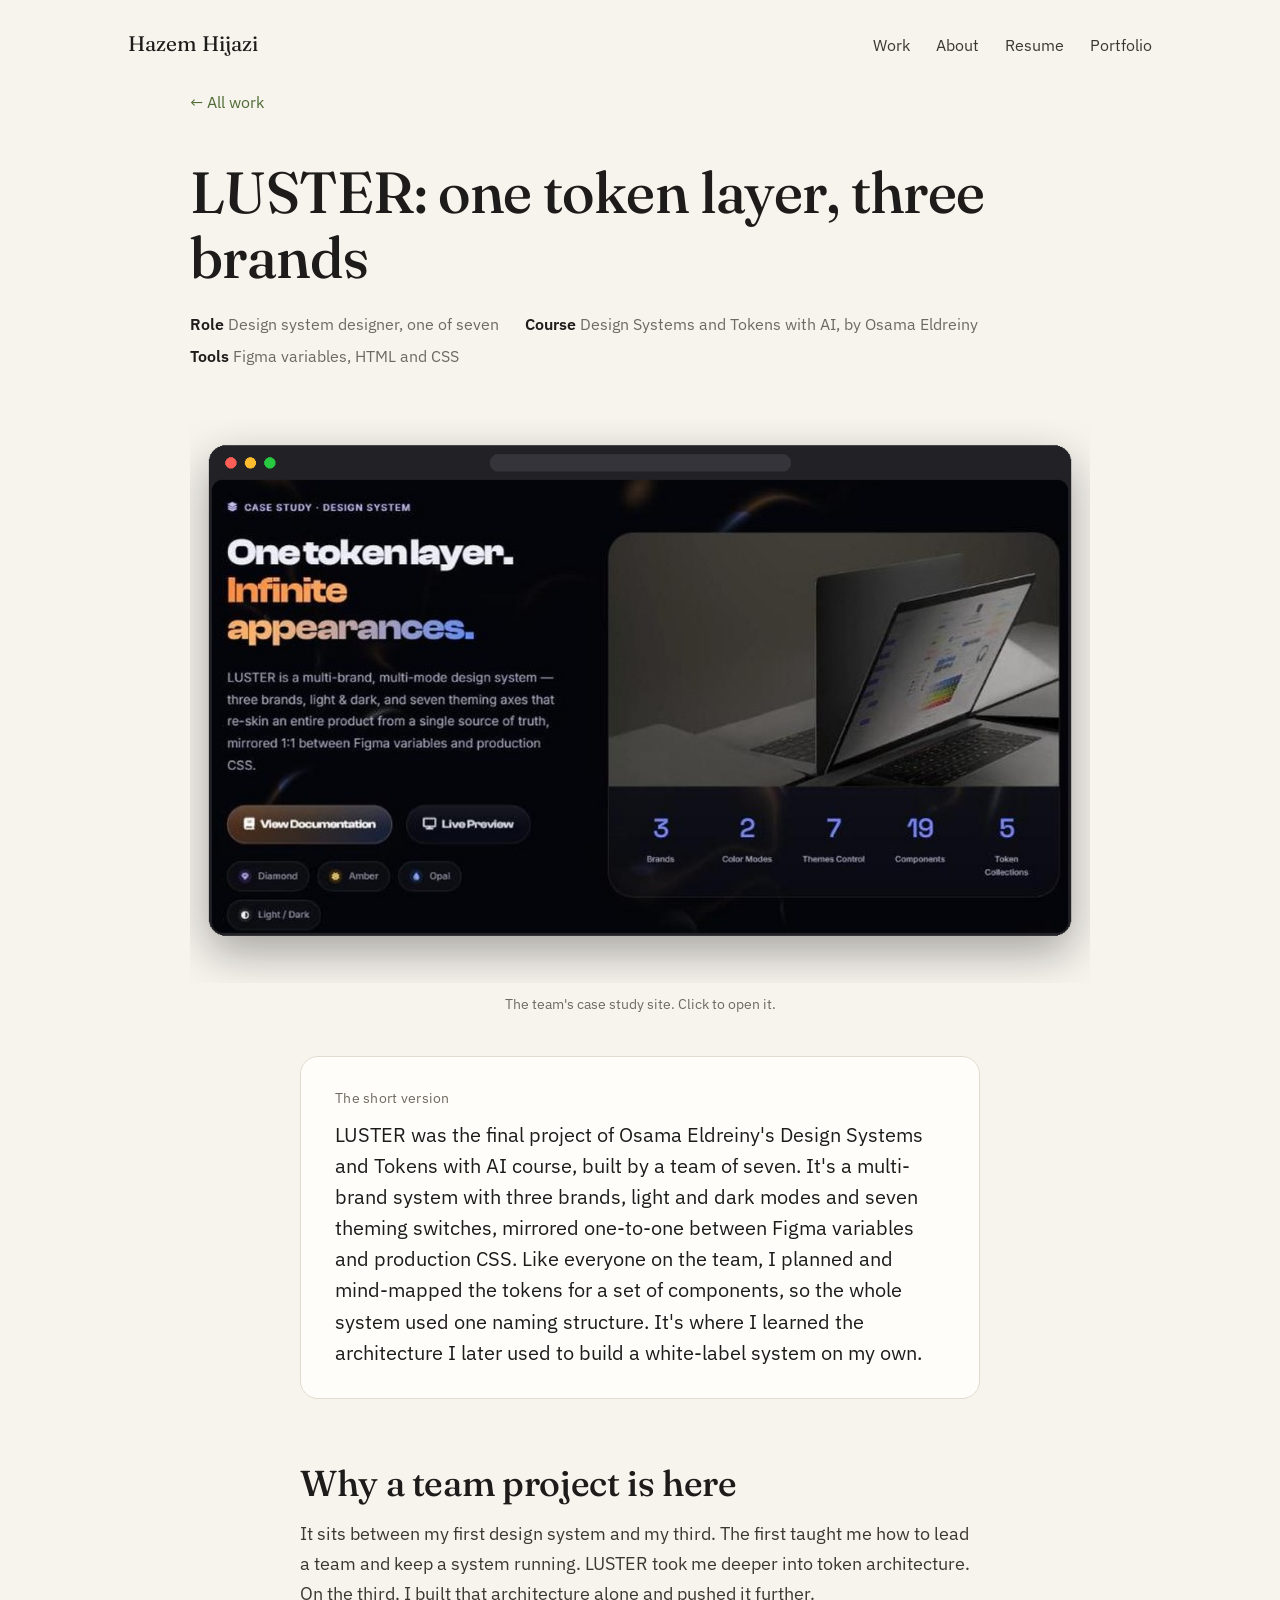
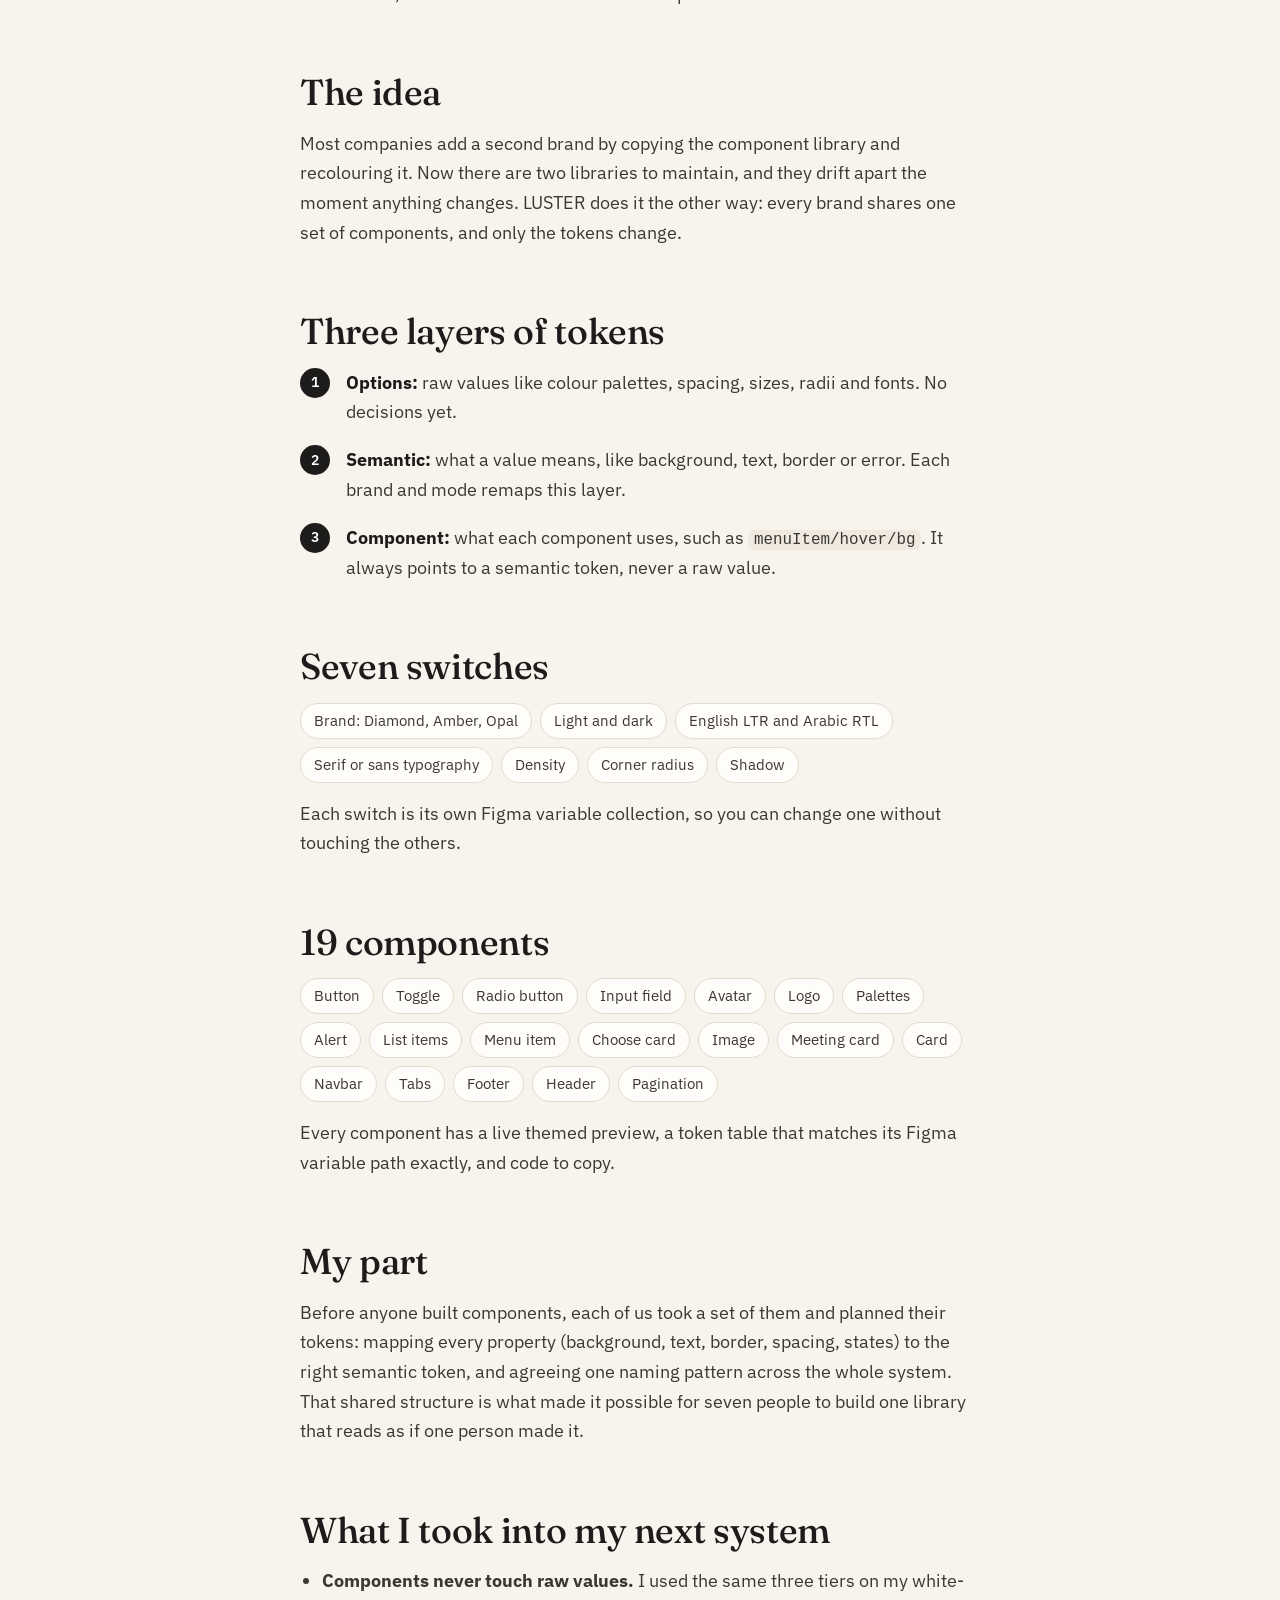
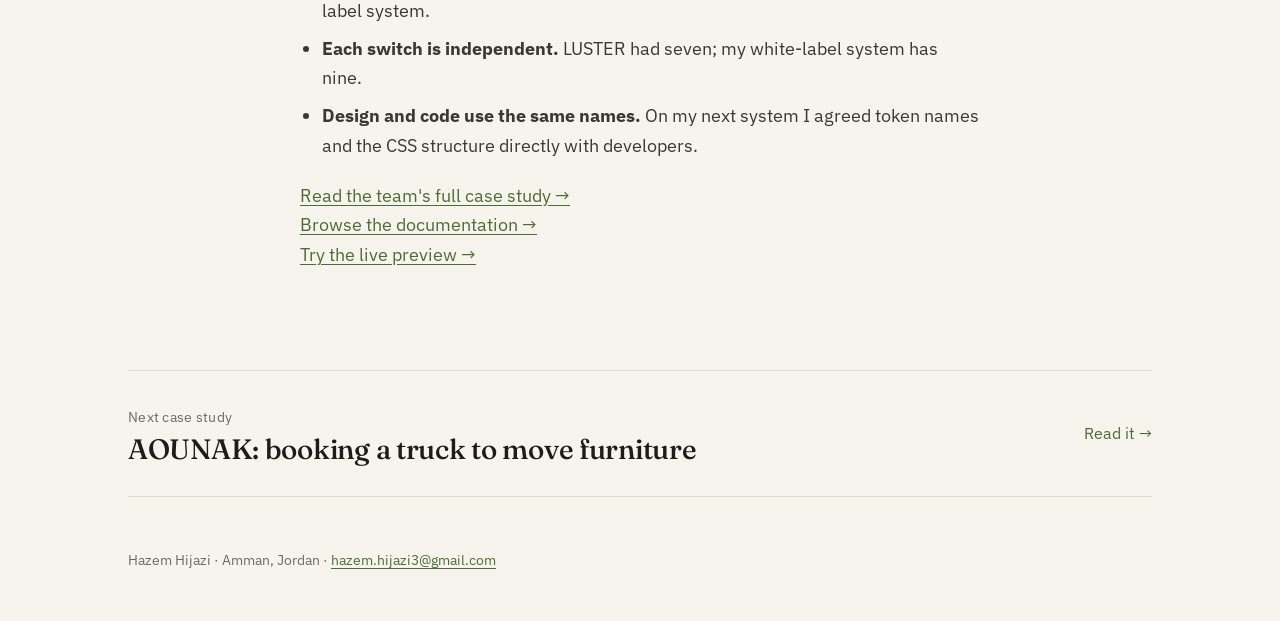
<file: work/luster.html>
<!DOCTYPE html>
<html lang="en">
<head>
<meta charset="utf-8">
<meta name="viewport" content="width=device-width, initial-scale=1">
<title>LUSTER: one token layer, three brands · Hazem Hijazi</title>
<meta name="description" content="A multi-brand design system built by a team of seven in Osama Eldreiny's course: three brands, seven theming switches.">
<meta property="og:title" content="LUSTER: one token layer, three brands · Hazem Hijazi">
<meta property="og:description" content="A multi-brand design system built by a team of seven in Osama Eldreiny's course: three brands, seven theming switches.">
<link rel="preconnect" href="https://fonts.googleapis.com"><link rel="preconnect" href="https://fonts.gstatic.com" crossorigin><link href="https://fonts.googleapis.com/css2?family=Fraunces:ital,opsz,wght@0,9..144,400;0,9..144,500;1,9..144,400;1,9..144,500&family=IBM+Plex+Sans:wght@400;500;600&family=IBM+Plex+Sans+Arabic:wght@400;600&display=swap" rel="stylesheet">
<link rel="stylesheet" href="../assets/style.css">
</head>
<body>
<header class="nav"><div class="wrap">
  <a class="me" href="../index.html">Hazem Hijazi</a>
  <ul>
    <li><a href="../index.html#work">Work</a></li>
    <li><a href="../index.html#about">About</a></li>
    <li><a href="../assets/Hazem_Hijazi_CV_2026.pdf" data-goatcounter-click="download-cv" target="_blank" rel="noopener">Resume</a></li>
    <li><a href="../assets/Hazem_Hijazi_Portfolio_2026.pdf" data-goatcounter-click="download-portfolio" target="_blank" rel="noopener">Portfolio</a></li>
  </ul>
</div></header>

<main class="wrap">
<div class="read" style="max-width:900px"><a class="back" href="../index.html#work">← All work</a></div>

<header class="chead read" style="max-width:900px">
  <h1>LUSTER: one token layer, three brands</h1>
  <div class="meta"><span><b>Role</b> Design system designer, one of seven</span><span><b>Course</b> Design Systems and Tokens with AI, by Osama Eldreiny</span><span><b>Tools</b> Figma variables, HTML and CSS</span></div>
</header>

<div class="wide" style="max-width:900px"><a href="https://luster-d2n.pages.dev/case-study" target="_blank" rel="noopener"><img src="../assets/img/luster.png" alt="The LUSTER case study site"></a><div class="cap">The team's case study site. Click to open it.</div></div>

<div class="short read">
  <div class="label">The short version</div>
  <p>LUSTER was the final project of Osama Eldreiny's Design Systems and Tokens with AI course, built by a team of seven. It's a multi-brand system with three brands, light and dark modes and seven theming switches, mirrored one-to-one between Figma variables and production CSS. Like everyone on the team, I planned and mind-mapped the tokens for a set of components, so the whole system used one naming structure. It's where I learned the architecture I later used to build a white-label system on my own.</p>
</div>

<article class="article read">
  <h2>Why a team project is here</h2>
  <p>It sits between my first design system and my third. The first taught me how to lead a team and keep a system running. LUSTER took me deeper into token architecture. On the third, I built that architecture alone and pushed it further.</p>

  <h2>The idea</h2>
  <p>Most companies add a second brand by copying the component library and recolouring it. Now there are two libraries to maintain, and they drift apart the moment anything changes. LUSTER does it the other way: every brand shares one set of components, and only the tokens change.</p>

  <h2>Three layers of tokens</h2>
  <ol class="steps">
    <li><b>Options:</b> raw values like colour palettes, spacing, sizes, radii and fonts. No decisions yet.</li>
    <li><b>Semantic:</b> what a value means, like background, text, border or error. Each brand and mode remaps this layer.</li>
    <li><b>Component:</b> what each component uses, such as <code>menuItem/hover/bg</code>. It always points to a semantic token, never a raw value.</li>
  </ol>

  <h2>Seven switches</h2>
  <div class="chips"><span>Brand: Diamond, Amber, Opal</span><span>Light and dark</span><span>English LTR and Arabic RTL</span><span>Serif or sans typography</span><span>Density</span><span>Corner radius</span><span>Shadow</span></div>
  <p style="margin-top:16px">Each switch is its own Figma variable collection, so you can change one without touching the others.</p>

  <h2>19 components</h2>
  <div class="chips"><span>Button</span><span>Toggle</span><span>Radio button</span><span>Input field</span><span>Avatar</span><span>Logo</span><span>Palettes</span><span>Alert</span><span>List items</span><span>Menu item</span><span>Choose card</span><span>Image</span><span>Meeting card</span><span>Card</span><span>Navbar</span><span>Tabs</span><span>Footer</span><span>Header</span><span>Pagination</span></div>
  <p style="margin-top:16px">Every component has a live themed preview, a token table that matches its Figma variable path exactly, and code to copy.</p>

  <h2>My part</h2>
  <p>Before anyone built components, each of us took a set of them and planned their tokens: mapping every property (background, text, border, spacing, states) to the right semantic token, and agreeing one naming pattern across the whole system. That shared structure is what made it possible for seven people to build one library that reads as if one person made it.</p>

  <h2>What I took into my next system</h2>
  <ul>
    <li><b>Components never touch raw values.</b> I used the same three tiers on my white-label system.</li>
    <li><b>Each switch is independent.</b> LUSTER had seven; my white-label system has nine.</li>
    <li><b>Design and code use the same names.</b> On my next system I agreed token names and the CSS structure directly with developers.</li>
  </ul>
  <p style="margin-top:20px"><a href="https://luster-d2n.pages.dev/case-study" target="_blank" rel="noopener">Read the team's full case study →</a><br><a href="https://luster-d2n.pages.dev/home.html" target="_blank" rel="noopener">Browse the documentation →</a><br><a href="https://luster-d2n.pages.dev/pages/design-output.html" target="_blank" rel="noopener">Try the live preview →</a></p>
</article>

<a class="next" href="aounak.html"><div><span class="label">Next case study</span><h3>AOUNAK: booking a truck to move furniture</h3></div><span class="go">Read it →</span></a>
</main>

<div class="wrap"><footer>Hazem Hijazi · Amman, Jordan · <a href="mailto:hazem.hijazi3@gmail.com">hazem.hijazi3@gmail.com</a></footer></div>
<script data-goatcounter="https://hazemhijazi.goatcounter.com/count" async src="//gc.zgo.at/count.js"></script>
</body>
</html>
</file>
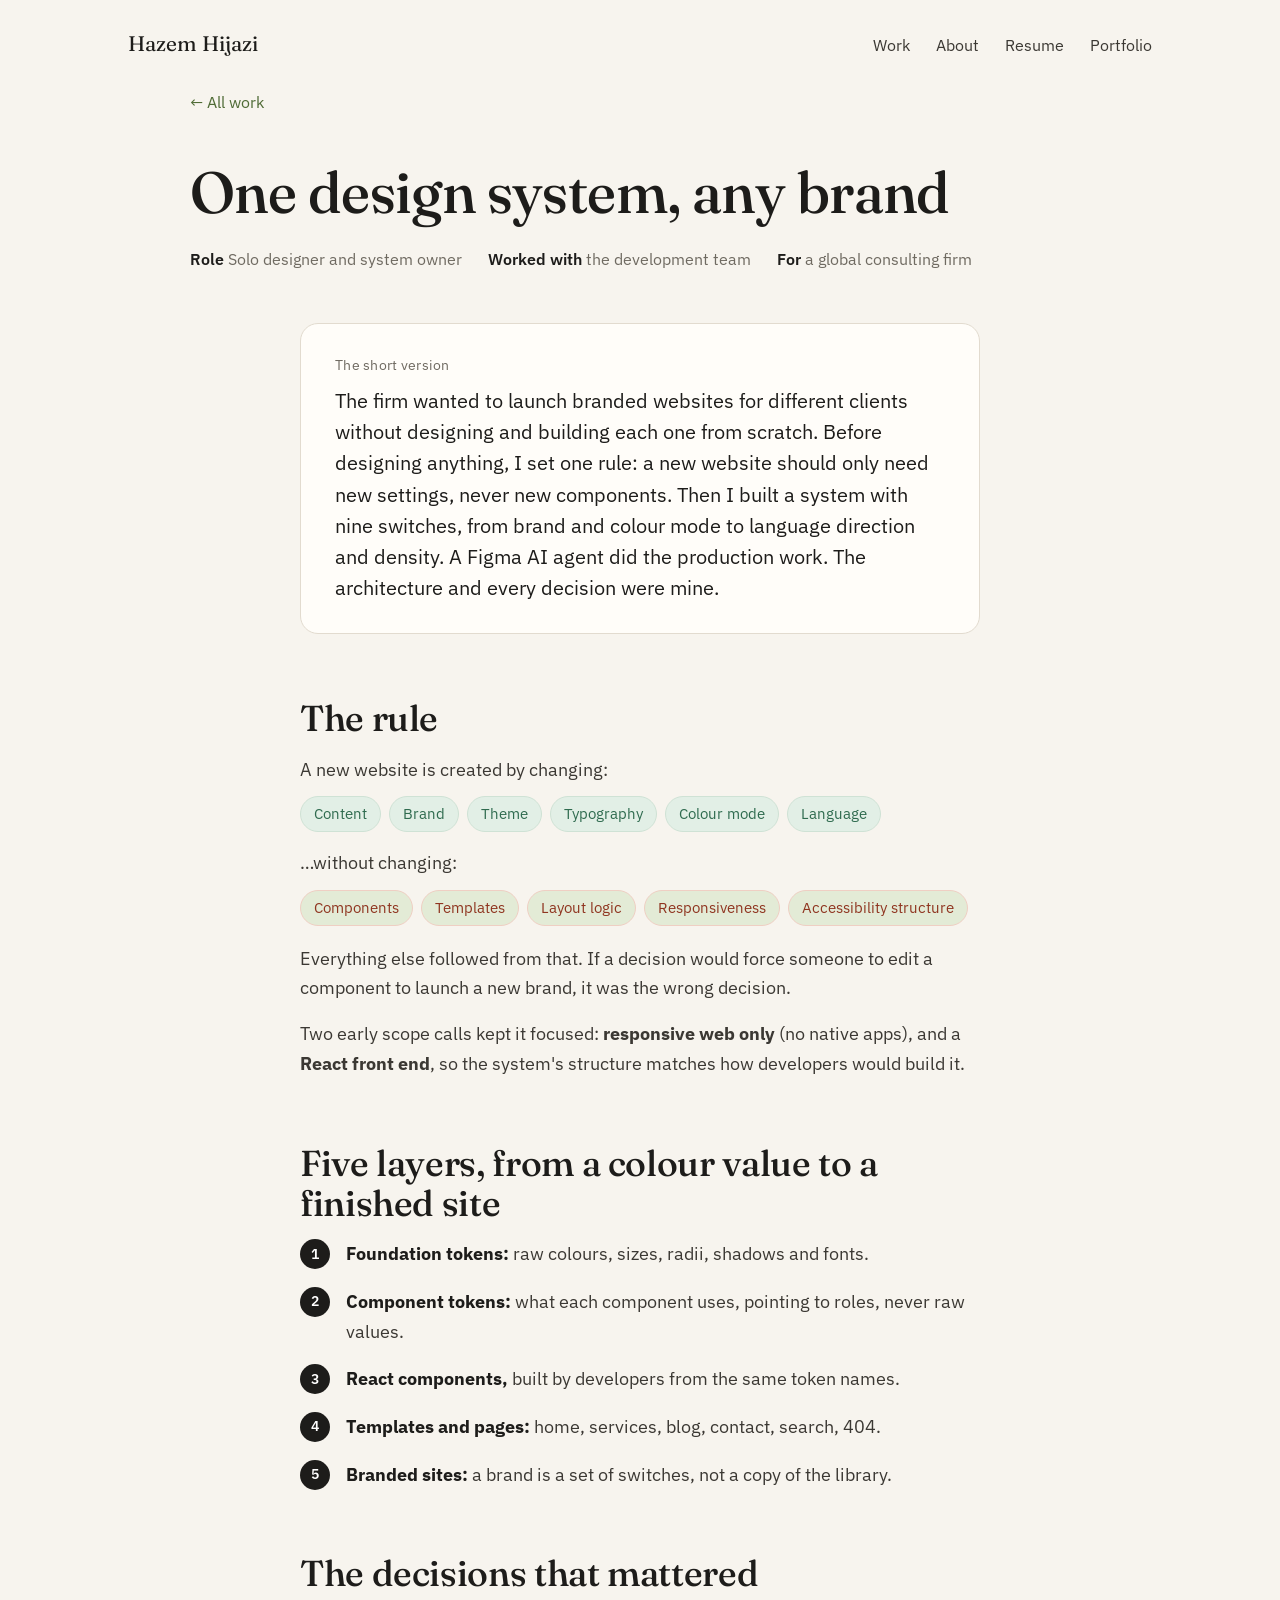
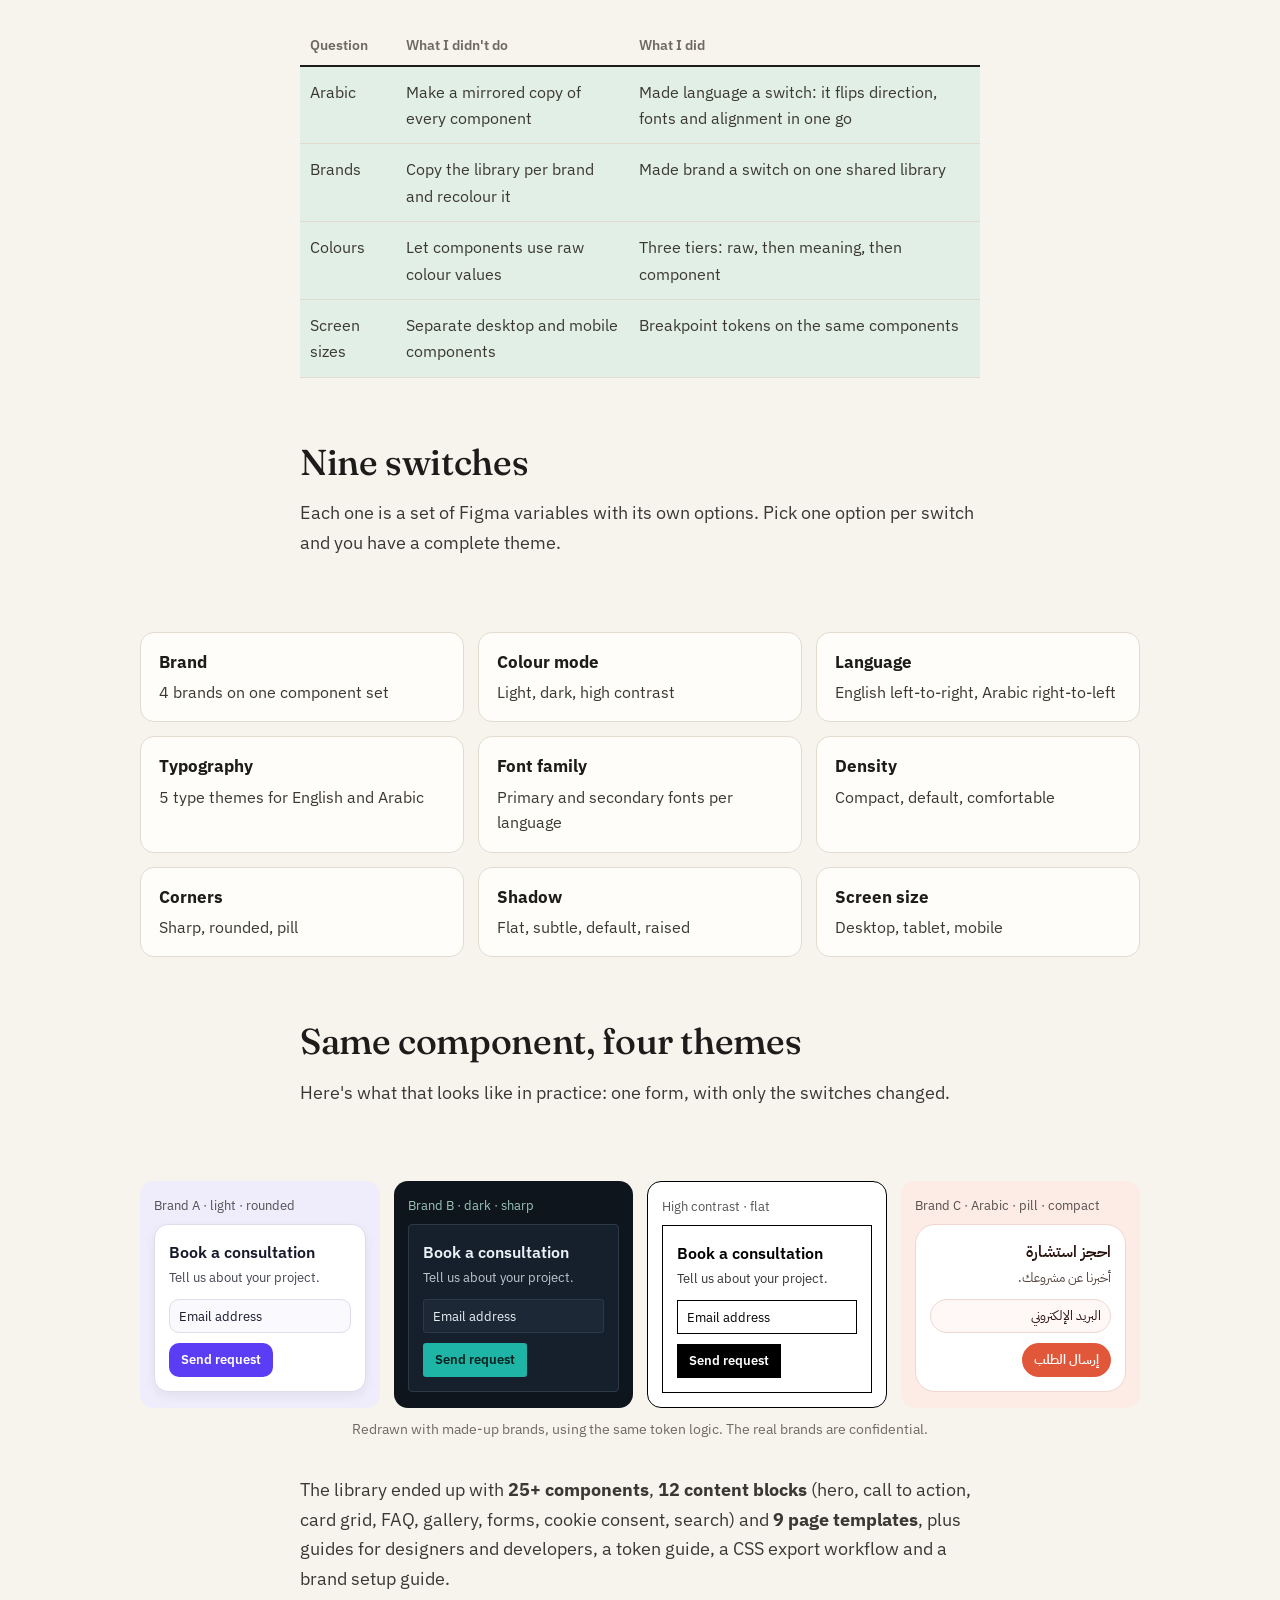
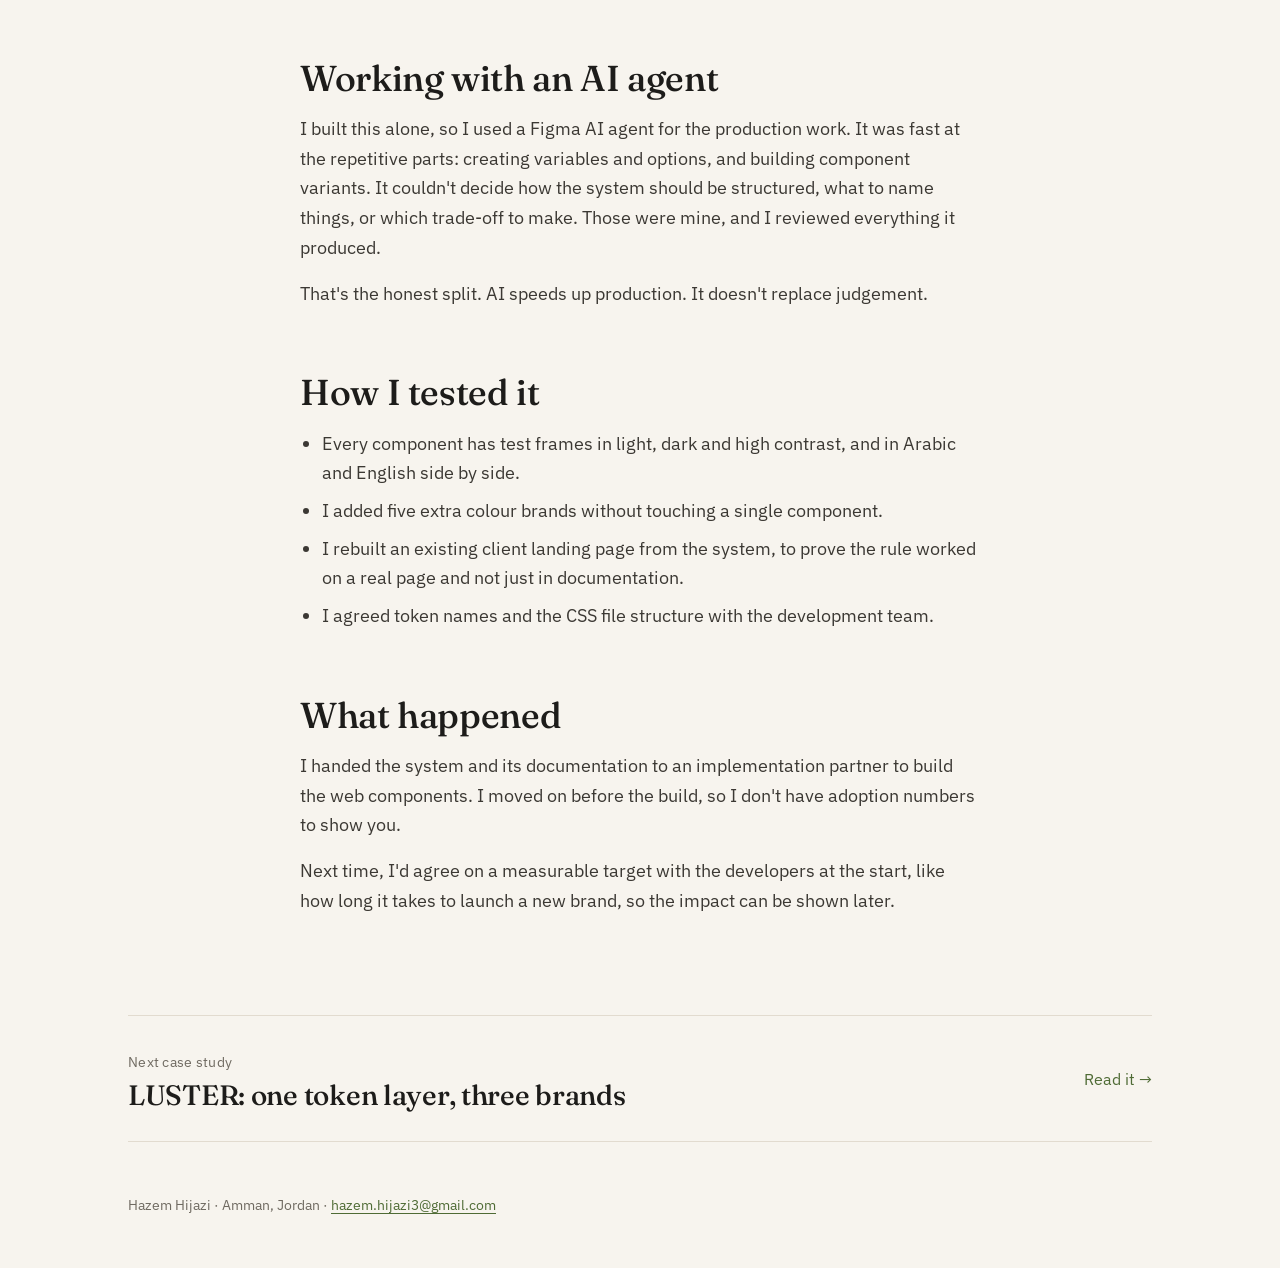
<file: work/white-label-design-system.html>
<!DOCTYPE html>
<html lang="en">
<head>
<meta charset="utf-8">
<meta name="viewport" content="width=device-width, initial-scale=1">
<title>One design system, any brand · Hazem Hijazi</title>
<meta name="description" content="A white-label design system with nine theme switches, built solo with a Figma AI agent.">
<meta property="og:title" content="One design system, any brand · Hazem Hijazi">
<meta property="og:description" content="A white-label design system with nine theme switches, built solo with a Figma AI agent.">
<link rel="preconnect" href="https://fonts.googleapis.com"><link rel="preconnect" href="https://fonts.gstatic.com" crossorigin><link href="https://fonts.googleapis.com/css2?family=Fraunces:ital,opsz,wght@0,9..144,400;0,9..144,500;1,9..144,400;1,9..144,500&family=IBM+Plex+Sans:wght@400;500;600&family=IBM+Plex+Sans+Arabic:wght@400;600&display=swap" rel="stylesheet">
<link rel="stylesheet" href="../assets/style.css">
</head>
<body>
<header class="nav"><div class="wrap">
  <a class="me" href="../index.html">Hazem Hijazi</a>
  <ul>
    <li><a href="../index.html#work">Work</a></li>
    <li><a href="../index.html#about">About</a></li>
    <li><a href="../assets/Hazem_Hijazi_CV_2026.pdf" data-goatcounter-click="download-cv" target="_blank" rel="noopener">Resume</a></li>
    <li><a href="../assets/Hazem_Hijazi_Portfolio_2026.pdf" data-goatcounter-click="download-portfolio" target="_blank" rel="noopener">Portfolio</a></li>
  </ul>
</div></header>

<main class="wrap">
<div class="read" style="max-width:900px"><a class="back" href="../index.html#work">← All work</a></div>

<header class="chead read" style="max-width:900px">
  <h1>One design system, any brand</h1>
  <div class="meta"><span><b>Role</b> Solo designer and system owner</span><span><b>Worked with</b> the development team</span><span><b>For</b> a global consulting firm</span></div>
</header>

<div class="short read">
  <div class="label">The short version</div>
  <p>The firm wanted to launch branded websites for different clients without designing and building each one from scratch. Before designing anything, I set one rule: a new website should only need new settings, never new components. Then I built a system with nine switches, from brand and colour mode to language direction and density. A Figma AI agent did the production work. The architecture and every decision were mine.</p>
</div>

<article class="article read">
  <h2>The rule</h2>
  <p>A new website is created by changing:</p>
  <div class="chips g"><span>Content</span><span>Brand</span><span>Theme</span><span>Typography</span><span>Colour mode</span><span>Language</span></div>
  <p style="margin-top:16px">…without changing:</p>
  <div class="chips r"><span>Components</span><span>Templates</span><span>Layout logic</span><span>Responsiveness</span><span>Accessibility structure</span></div>
  <p style="margin-top:18px">Everything else followed from that. If a decision would force someone to edit a component to launch a new brand, it was the wrong decision.</p>
  <p>Two early scope calls kept it focused: <b>responsive web only</b> (no native apps), and a <b>React front end</b>, so the system's structure matches how developers would build it.</p>

  <h2>Five layers, from a colour value to a finished site</h2>
  <ol class="steps">
    <li><b>Foundation tokens:</b> raw colours, sizes, radii, shadows and fonts.</li>
    <li><b>Component tokens:</b> what each component uses, pointing to roles, never raw values.</li>
    <li><b>React components,</b> built by developers from the same token names.</li>
    <li><b>Templates and pages:</b> home, services, blog, contact, search, 404.</li>
    <li><b>Branded sites:</b> a brand is a set of switches, not a copy of the library.</li>
  </ol>

  <h2>The decisions that mattered</h2>
  <div class="tablewrap"><table>
    <tr><th>Question</th><th>What I didn't do</th><th>What I did</th></tr>
    <tr class="pick"><td>Arabic</td><td>Make a mirrored copy of every component</td><td>Made language a switch: it flips direction, fonts and alignment in one go</td></tr>
    <tr class="pick"><td>Brands</td><td>Copy the library per brand and recolour it</td><td>Made brand a switch on one shared library</td></tr>
    <tr class="pick"><td>Colours</td><td>Let components use raw colour values</td><td>Three tiers: raw, then meaning, then component</td></tr>
    <tr class="pick"><td>Screen sizes</td><td>Separate desktop and mobile components</td><td>Breakpoint tokens on the same components</td></tr>
  </table></div>

  <h2>Nine switches</h2>
  <p>Each one is a set of Figma variables with its own options. Pick one option per switch and you have a complete theme.</p>
</article>

<div class="wide">
  <div class="grid3">
    <div class="tile"><b>Brand</b>4 brands on one component set</div>
    <div class="tile"><b>Colour mode</b>Light, dark, high contrast</div>
    <div class="tile"><b>Language</b>English left-to-right, Arabic right-to-left</div>
    <div class="tile"><b>Typography</b>5 type themes for English and Arabic</div>
    <div class="tile"><b>Font family</b>Primary and secondary fonts per language</div>
    <div class="tile"><b>Density</b>Compact, default, comfortable</div>
    <div class="tile"><b>Corners</b>Sharp, rounded, pill</div>
    <div class="tile"><b>Shadow</b>Flat, subtle, default, raised</div>
    <div class="tile"><b>Screen size</b>Desktop, tablet, mobile</div>
  </div>
</div>

<article class="article read"><h2>Same component, four themes</h2><p>Here's what that looks like in practice: one form, with only the switches changed.</p></article>
<div class="wide">
  <div class="demo">
    <div class="dt t1"><div class="lab">Brand A · light · rounded</div><div class="mini"><div class="h">Book a consultation</div><div class="p">Tell us about your project.</div><div class="in">Email address</div><div class="btn">Send request</div></div></div>
    <div class="dt t2"><div class="lab">Brand B · dark · sharp</div><div class="mini"><div class="h">Book a consultation</div><div class="p">Tell us about your project.</div><div class="in">Email address</div><div class="btn">Send request</div></div></div>
    <div class="dt t3"><div class="lab">High contrast · flat</div><div class="mini"><div class="h">Book a consultation</div><div class="p">Tell us about your project.</div><div class="in">Email address</div><div class="btn">Send request</div></div></div>
    <div class="dt t4" dir="rtl"><div class="lab" dir="ltr">Brand C · Arabic · pill · compact</div><div class="mini ar"><div class="h">احجز استشارة</div><div class="p">أخبرنا عن مشروعك.</div><div class="in">البريد الإلكتروني</div><div class="btn">إرسال الطلب</div></div></div>
  </div>
  <div class="cap">Redrawn with made-up brands, using the same token logic. The real brands are confidential.</div>
</div>

<article class="article read">
  <p>The library ended up with <b>25+ components</b>, <b>12 content blocks</b> (hero, call to action, card grid, FAQ, gallery, forms, cookie consent, search) and <b>9 page templates</b>, plus guides for designers and developers, a token guide, a CSS export workflow and a brand setup guide.</p>

  <h2>Working with an AI agent</h2>
  <p>I built this alone, so I used a Figma AI agent for the production work. It was fast at the repetitive parts: creating variables and options, and building component variants. It couldn't decide how the system should be structured, what to name things, or which trade-off to make. Those were mine, and I reviewed everything it produced.</p>
  <p>That's the honest split. AI speeds up production. It doesn't replace judgement.</p>

  <h2>How I tested it</h2>
  <ul>
    <li>Every component has test frames in light, dark and high contrast, and in Arabic and English side by side.</li>
    <li>I added five extra colour brands without touching a single component.</li>
    <li>I rebuilt an existing client landing page from the system, to prove the rule worked on a real page and not just in documentation.</li>
    <li>I agreed token names and the CSS file structure with the development team.</li>
  </ul>

  <h2>What happened</h2>
  <p>I handed the system and its documentation to an implementation partner to build the web components. I moved on before the build, so I don't have adoption numbers to show you.</p>
  <p>Next time, I'd agree on a measurable target with the developers at the start, like how long it takes to launch a new brand, so the impact can be shown later.</p>
</article>

<a class="next" href="luster.html"><div><span class="label">Next case study</span><h3>LUSTER: one token layer, three brands</h3></div><span class="go">Read it →</span></a>
</main>

<div class="wrap"><footer>Hazem Hijazi · Amman, Jordan · <a href="mailto:hazem.hijazi3@gmail.com">hazem.hijazi3@gmail.com</a></footer></div>
<script data-goatcounter="https://hazemhijazi.goatcounter.com/count" async src="//gc.zgo.at/count.js"></script>
</body>
</html>
</file>
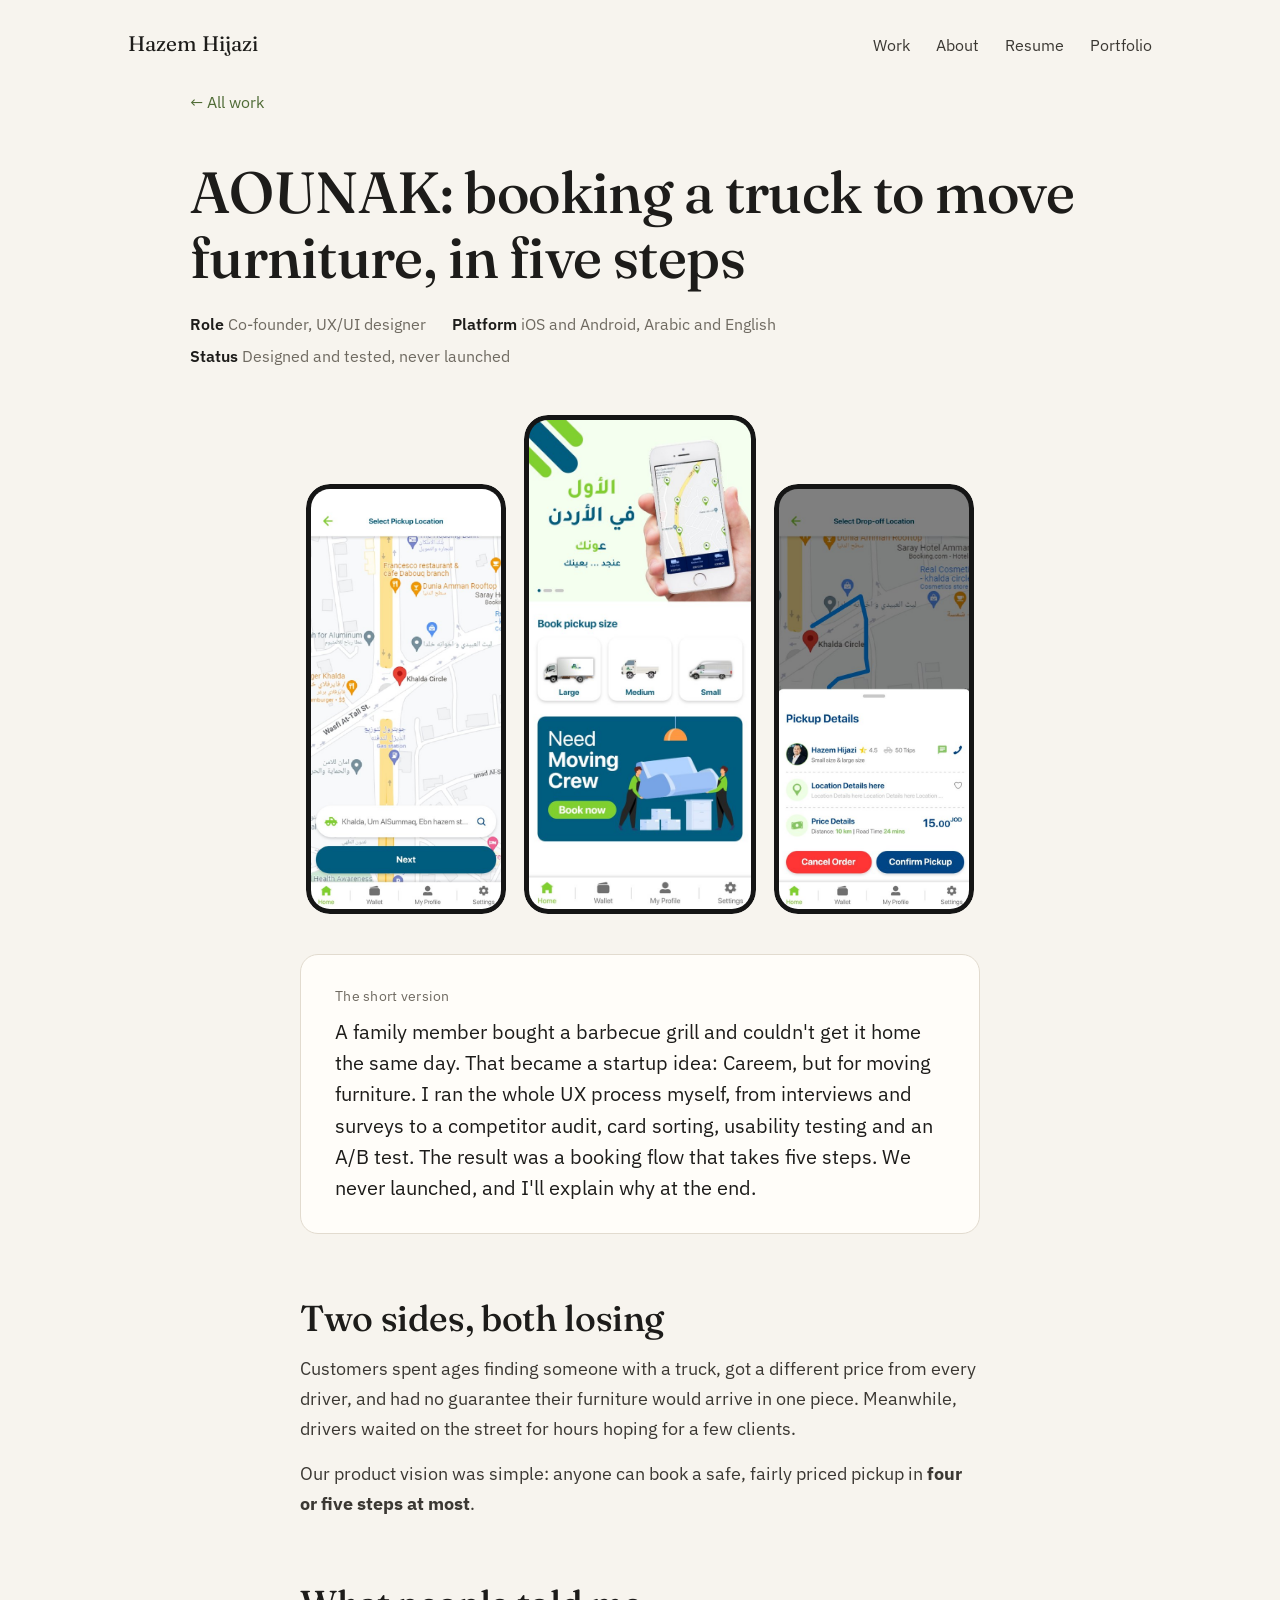
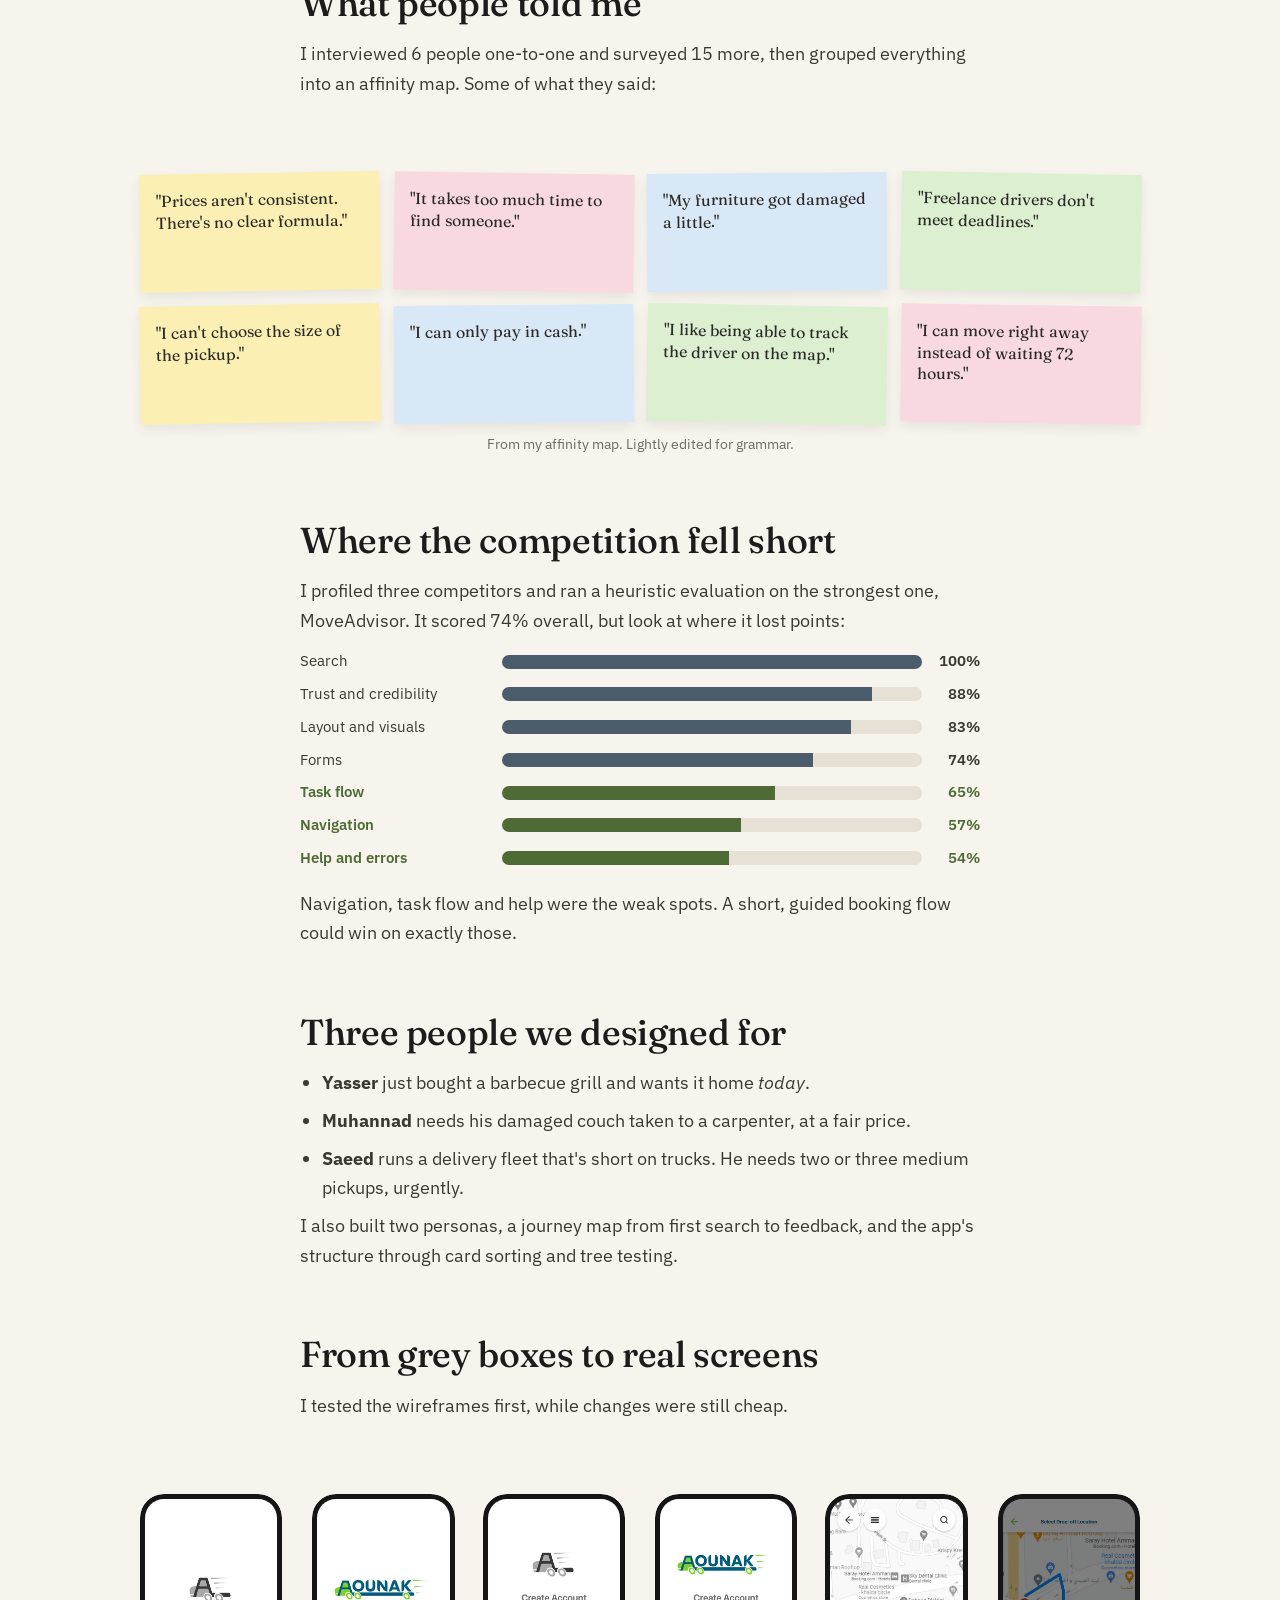
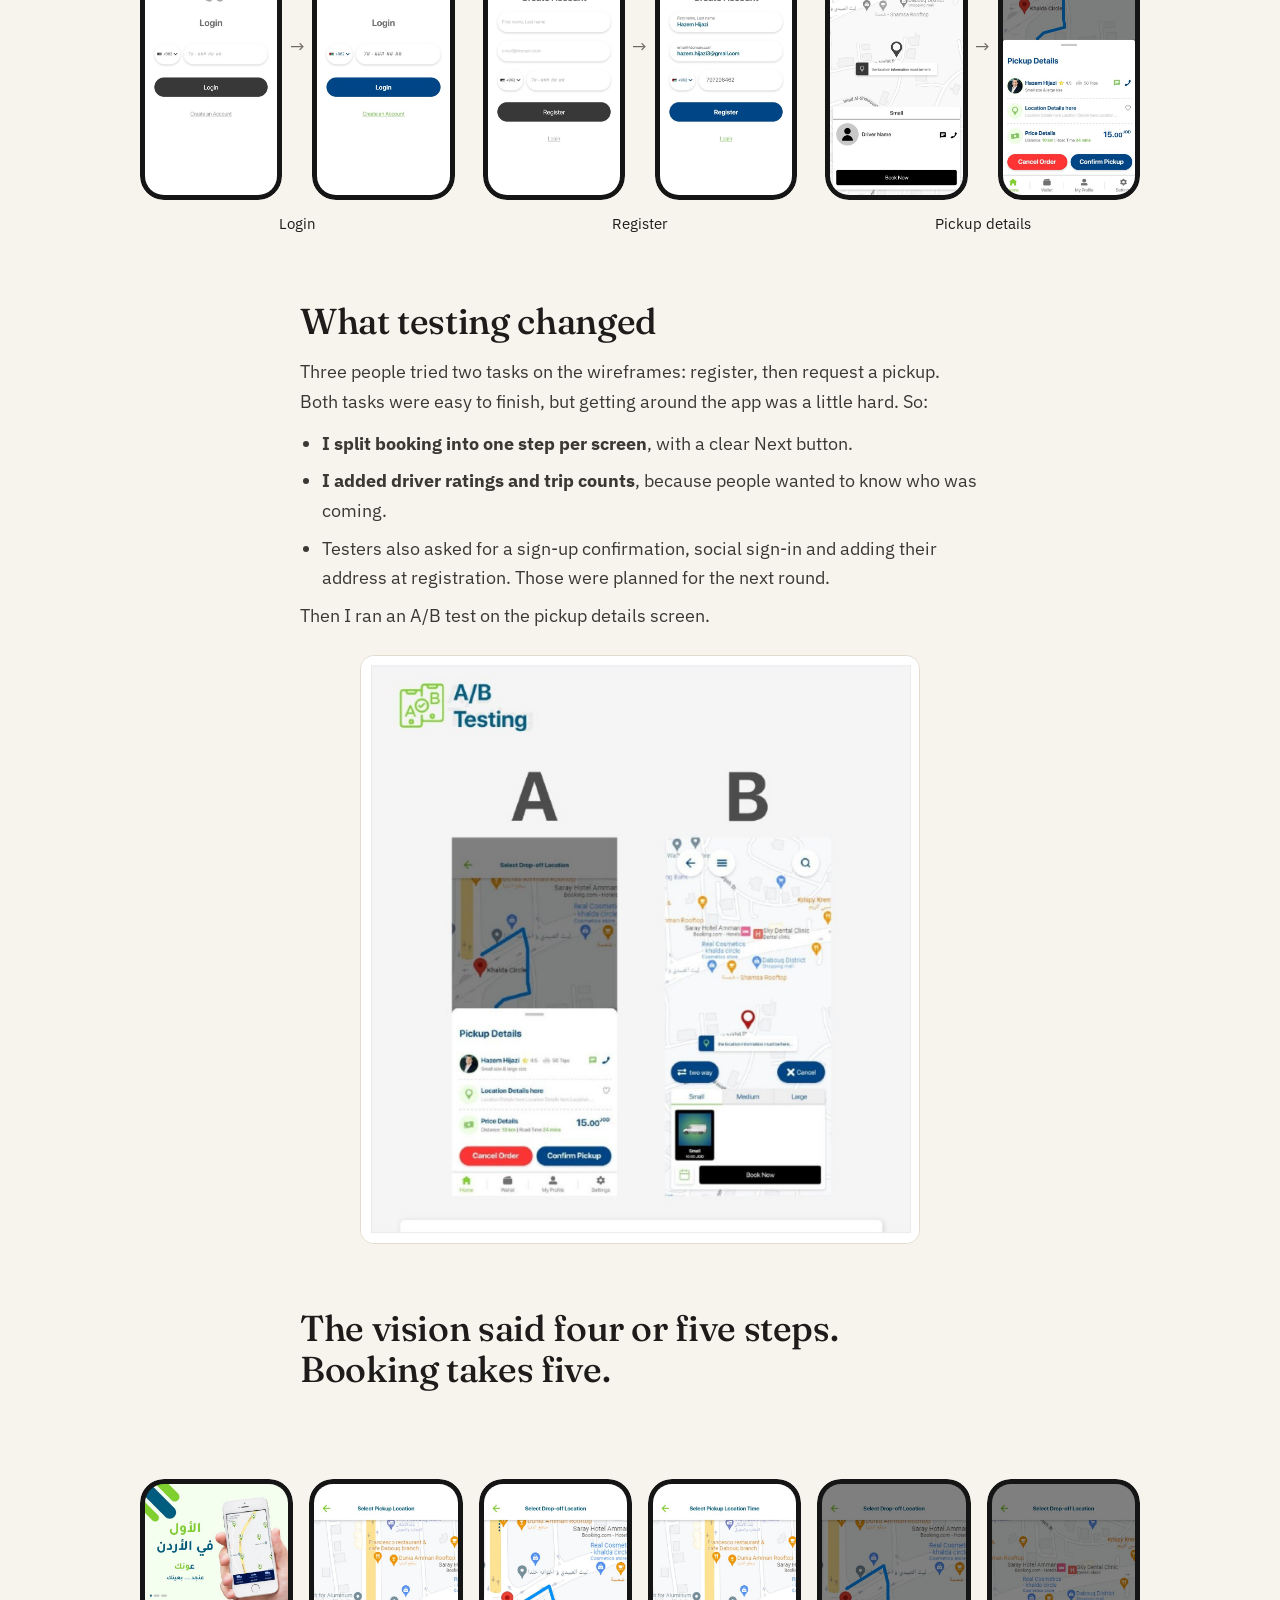
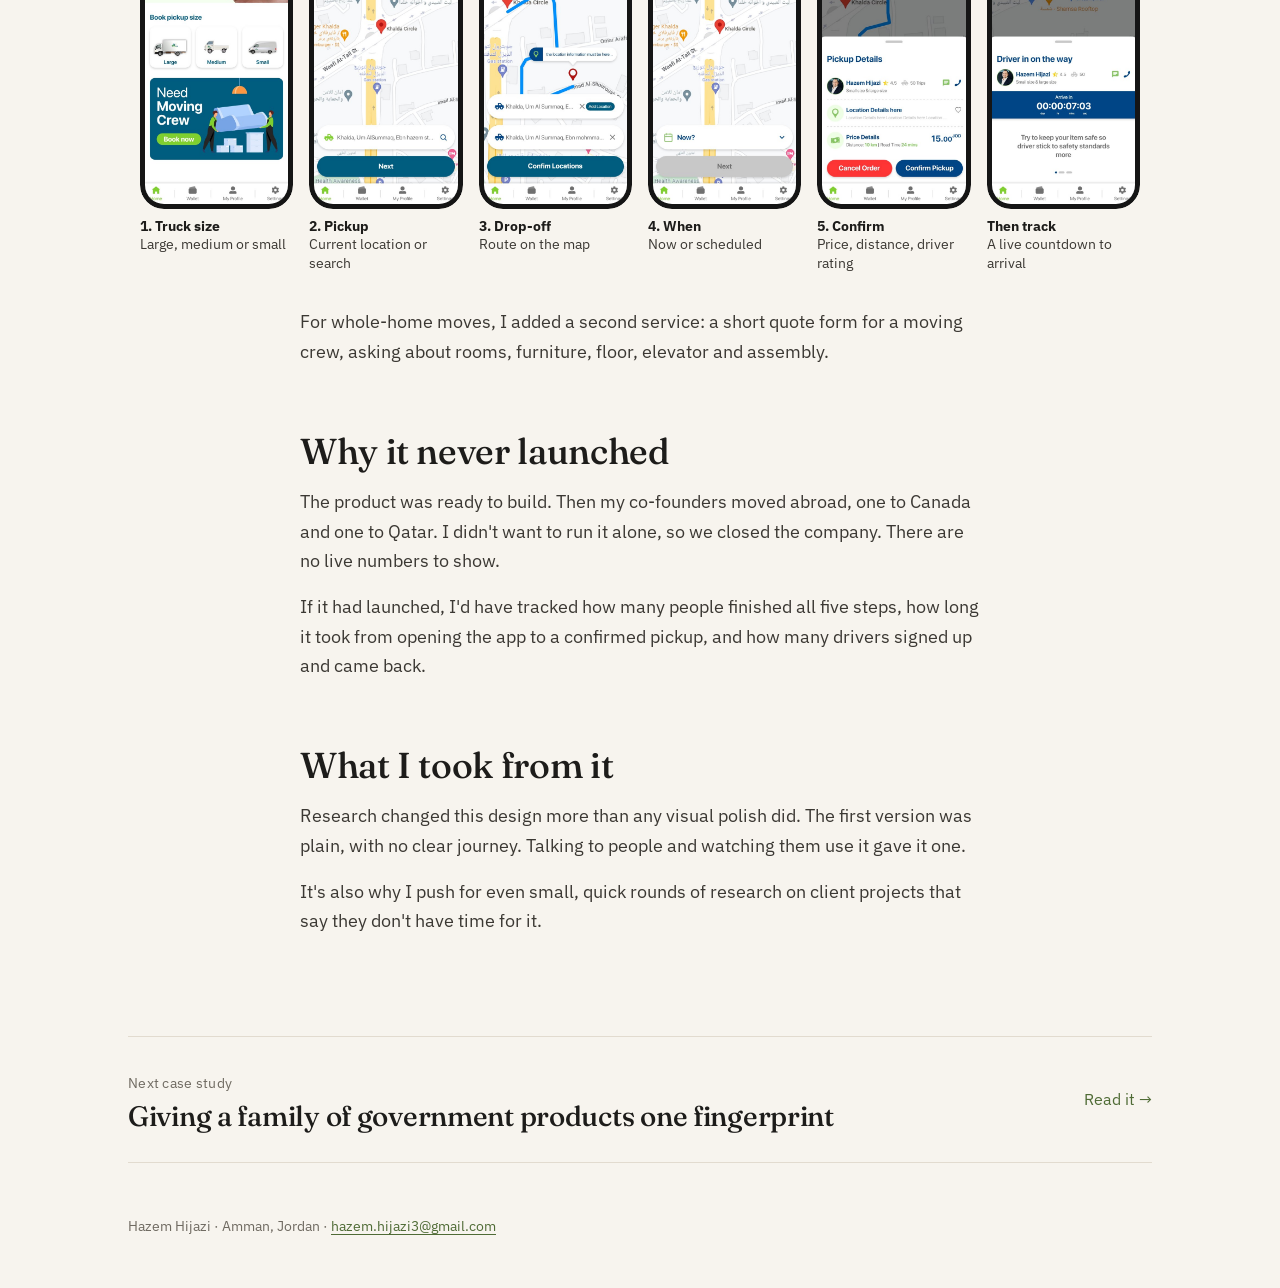
<file: assets/work/aounak.html>
<!DOCTYPE html>
<html lang="en">
<head>
<meta charset="utf-8">
<meta name="viewport" content="width=device-width, initial-scale=1">
<title>AOUNAK: booking a truck to move furniture · Hazem Hijazi</title>
<meta name="description" content="A furniture pickup app I co-founded: the full UX process, from interviews to a tested five-step booking flow.">
<meta property="og:title" content="AOUNAK: booking a truck to move furniture · Hazem Hijazi">
<meta property="og:description" content="A furniture pickup app I co-founded: the full UX process, from interviews to a tested five-step booking flow.">
<link rel="preconnect" href="https://fonts.googleapis.com"><link rel="preconnect" href="https://fonts.gstatic.com" crossorigin><link href="https://fonts.googleapis.com/css2?family=Fraunces:ital,opsz,wght@0,9..144,400;0,9..144,500;1,9..144,400;1,9..144,500&family=IBM+Plex+Sans:wght@400;500;600&family=IBM+Plex+Sans+Arabic:wght@400;600&display=swap" rel="stylesheet">
<link rel="stylesheet" href="../assets/style.css">
</head>
<body>
<header class="nav"><div class="wrap">
  <a class="me" href="../index.html">Hazem Hijazi</a>
  <ul>
    <li><a href="../index.html#work">Work</a></li>
    <li><a href="../index.html#about">About</a></li>
    <li><a href="../assets/Hazem_Hijazi_CV_2026.pdf" target="_blank" rel="noopener">Resume</a></li>
    <li><a href="../assets/Hazem_Hijazi_Portfolio_2026.pdf" target="_blank" rel="noopener">Portfolio</a></li>
  </ul>
</div></header>

<main class="wrap">
<div class="read" style="max-width:900px"><a class="back" href="../index.html#work">← All work</a></div>

<header class="chead read" style="max-width:900px">
  <h1>AOUNAK: booking a truck to move furniture, in five steps</h1>
  <div class="meta"><span><b>Role</b> Co-founder, UX/UI designer</span><span><b>Platform</b> iOS and Android, Arabic and English</span><span><b>Status</b> Designed and tested, never launched</span></div>
</header>

<div class="herophones">
  <div class="ph"><img src="../assets/img/ao/hi_time.jpg" alt="Select pickup location"></div>
  <div class="ph"><img src="../assets/img/ao/hi_home.jpg" alt="AOUNAK home"></div>
  <div class="ph"><img src="../assets/img/ao/hi_details.jpg" alt="Pickup details"></div>
</div>

<div class="short read">
  <div class="label">The short version</div>
  <p>A family member bought a barbecue grill and couldn't get it home the same day. That became a startup idea: Careem, but for moving furniture. I ran the whole UX process myself, from interviews and surveys to a competitor audit, card sorting, usability testing and an A/B test. The result was a booking flow that takes five steps. We never launched, and I'll explain why at the end.</p>
</div>

<article class="article read">
  <h2>Two sides, both losing</h2>
  <p>Customers spent ages finding someone with a truck, got a different price from every driver, and had no guarantee their furniture would arrive in one piece. Meanwhile, drivers waited on the street for hours hoping for a few clients.</p>
  <p>Our product vision was simple: anyone can book a safe, fairly priced pickup in <b>four or five steps at most</b>.</p>

  <h2>What people told me</h2>
  <p>I interviewed 6 people one-to-one and surveyed 15 more, then grouped everything into an affinity map. Some of what they said:</p>
</article>
<div class="wide">
  <div class="stickies">
    <div class="st y">"Prices aren't consistent. There's no clear formula."</div>
    <div class="st p">"It takes too much time to find someone."</div>
    <div class="st b">"My furniture got damaged a little."</div>
    <div class="st g">"Freelance drivers don't meet deadlines."</div>
    <div class="st y">"I can't choose the size of the pickup."</div>
    <div class="st b">"I can only pay in cash."</div>
    <div class="st g">"I like being able to track the driver on the map."</div>
    <div class="st p">"I can move right away instead of waiting 72 hours."</div>
  </div>
  <div class="cap">From my affinity map. Lightly edited for grammar.</div>
</div>

<article class="article read">
  <h2>Where the competition fell short</h2>
  <p>I profiled three competitors and ran a heuristic evaluation on the strongest one, MoveAdvisor. It scored 74% overall, but look at where it lost points:</p>
  <div class="bars">
    <div><span>Search</span><i style="--v:100%"></i><b>100%</b></div>
    <div><span>Trust and credibility</span><i style="--v:88%"></i><b>88%</b></div>
    <div><span>Layout and visuals</span><i style="--v:83%"></i><b>83%</b></div>
    <div><span>Forms</span><i style="--v:74%"></i><b>74%</b></div>
    <div class="lo"><span>Task flow</span><i style="--v:65%"></i><b>65%</b></div>
    <div class="lo"><span>Navigation</span><i style="--v:57%"></i><b>57%</b></div>
    <div class="lo"><span>Help and errors</span><i style="--v:54%"></i><b>54%</b></div>
  </div>
  <p style="margin-top:18px">Navigation, task flow and help were the weak spots. A short, guided booking flow could win on exactly those.</p>

  <h2>Three people we designed for</h2>
  <ul>
    <li><b>Yasser</b> just bought a barbecue grill and wants it home <i>today</i>.</li>
    <li><b>Muhannad</b> needs his damaged couch taken to a carpenter, at a fair price.</li>
    <li><b>Saeed</b> runs a delivery fleet that's short on trucks. He needs two or three medium pickups, urgently.</li>
  </ul>
  <p>I also built two personas, a journey map from first search to feedback, and the app's structure through card sorting and tree testing.</p>

  <h2>From grey boxes to real screens</h2>
  <p>I tested the wireframes first, while changes were still cheap.</p>
</article>
<div class="wide">
  <div class="pairs">
    <div class="pair"><div class="ph"><img src="../assets/img/ao/lo_login.jpg" alt="Login wireframe"></div><div class="ar2">→</div><div class="ph"><img src="../assets/img/ao/hi_login.jpg" alt="Login final"></div><div class="t">Login</div></div>
    <div class="pair"><div class="ph"><img src="../assets/img/ao/lo_register.jpg" alt="Register wireframe"></div><div class="ar2">→</div><div class="ph"><img src="../assets/img/ao/hi_register.jpg" alt="Register final"></div><div class="t">Register</div></div>
    <div class="pair"><div class="ph"><img src="../assets/img/ao/lo_book.jpg" alt="Booking wireframe"></div><div class="ar2">→</div><div class="ph"><img src="../assets/img/ao/hi_details.jpg" alt="Pickup details final"></div><div class="t">Pickup details</div></div>
  </div>
</div>

<article class="article read">
  <h2>What testing changed</h2>
  <p>Three people tried two tasks on the wireframes: register, then request a pickup. Both tasks were easy to finish, but getting around the app was a little hard. So:</p>
  <ul>
    <li><b>I split booking into one step per screen</b>, with a clear Next button.</li>
    <li><b>I added driver ratings and trip counts</b>, because people wanted to know who was coming.</li>
    <li>Testers also asked for a sign-up confirmation, social sign-in and adding their address at registration. Those were planned for the next round.</li>
  </ul>
  <p>Then I ran an A/B test on the pickup details screen.</p>
  <div class="abimg"><img src="../assets/img/abtest.jpg" alt="A/B test of the pickup details screen"></div>

  <h2>The vision said four or five steps. Booking takes five.</h2>
</article>
<div class="wide">
  <div class="phones six">
    <div><div class="ph"><img src="../assets/img/ao/hi_home.jpg" alt=""></div><div class="lbl"><b>1. Truck size</b>Large, medium or small</div></div>
    <div><div class="ph"><img src="../assets/img/ao/hi_time.jpg" alt=""></div><div class="lbl"><b>2. Pickup</b>Current location or search</div></div>
    <div><div class="ph"><img src="../assets/img/ao/hi_route.jpg" alt=""></div><div class="lbl"><b>3. Drop-off</b>Route on the map</div></div>
    <div><div class="ph"><img src="../assets/img/ao/hi_pickup.jpg" alt=""></div><div class="lbl"><b>4. When</b>Now or scheduled</div></div>
    <div><div class="ph"><img src="../assets/img/ao/hi_details.jpg" alt=""></div><div class="lbl"><b>5. Confirm</b>Price, distance, driver rating</div></div>
    <div><div class="ph"><img src="../assets/img/ao/hi_driver.jpg" alt=""></div><div class="lbl"><b>Then track</b>A live countdown to arrival</div></div>
  </div>
</div>

<article class="article read">
  <p>For whole-home moves, I added a second service: a short quote form for a moving crew, asking about rooms, furniture, floor, elevator and assembly.</p>

  <h2>Why it never launched</h2>
  <p>The product was ready to build. Then my co-founders moved abroad, one to Canada and one to Qatar. I didn't want to run it alone, so we closed the company. There are no live numbers to show.</p>
  <p>If it had launched, I'd have tracked how many people finished all five steps, how long it took from opening the app to a confirmed pickup, and how many drivers signed up and came back.</p>

  <h2>What I took from it</h2>
  <p>Research changed this design more than any visual polish did. The first version was plain, with no clear journey. Talking to people and watching them use it gave it one.</p>
  <p>It's also why I push for even small, quick rounds of research on client projects that say they don't have time for it.</p>
</article>

<a class="next" href="design-system-leadership.html"><div><span class="label">Next case study</span><h3>Giving a family of government products one fingerprint</h3></div><span class="go">Read it →</span></a>
</main>

<div class="wrap"><footer>Hazem Hijazi · Amman, Jordan · <a href="mailto:hazem.hijazi3@gmail.com">hazem.hijazi3@gmail.com</a></footer></div>
</body>
</html>
</file>
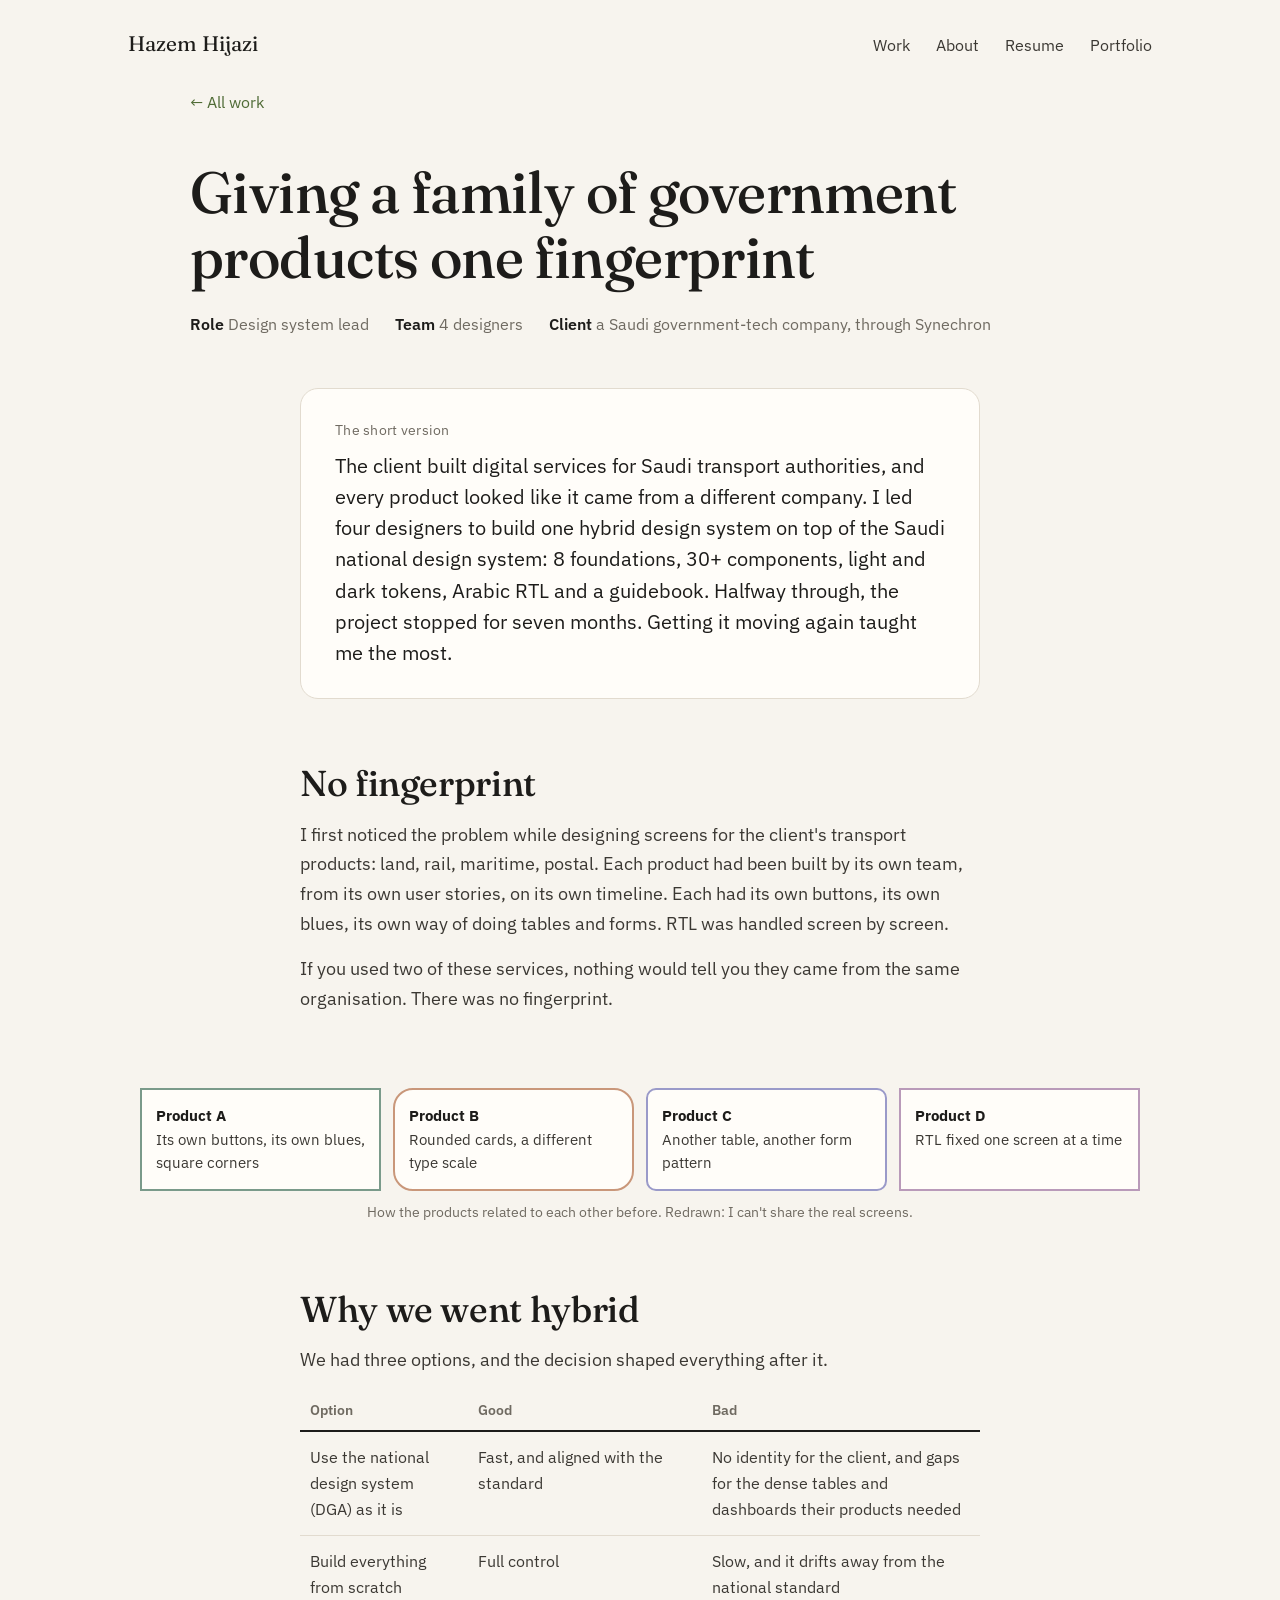
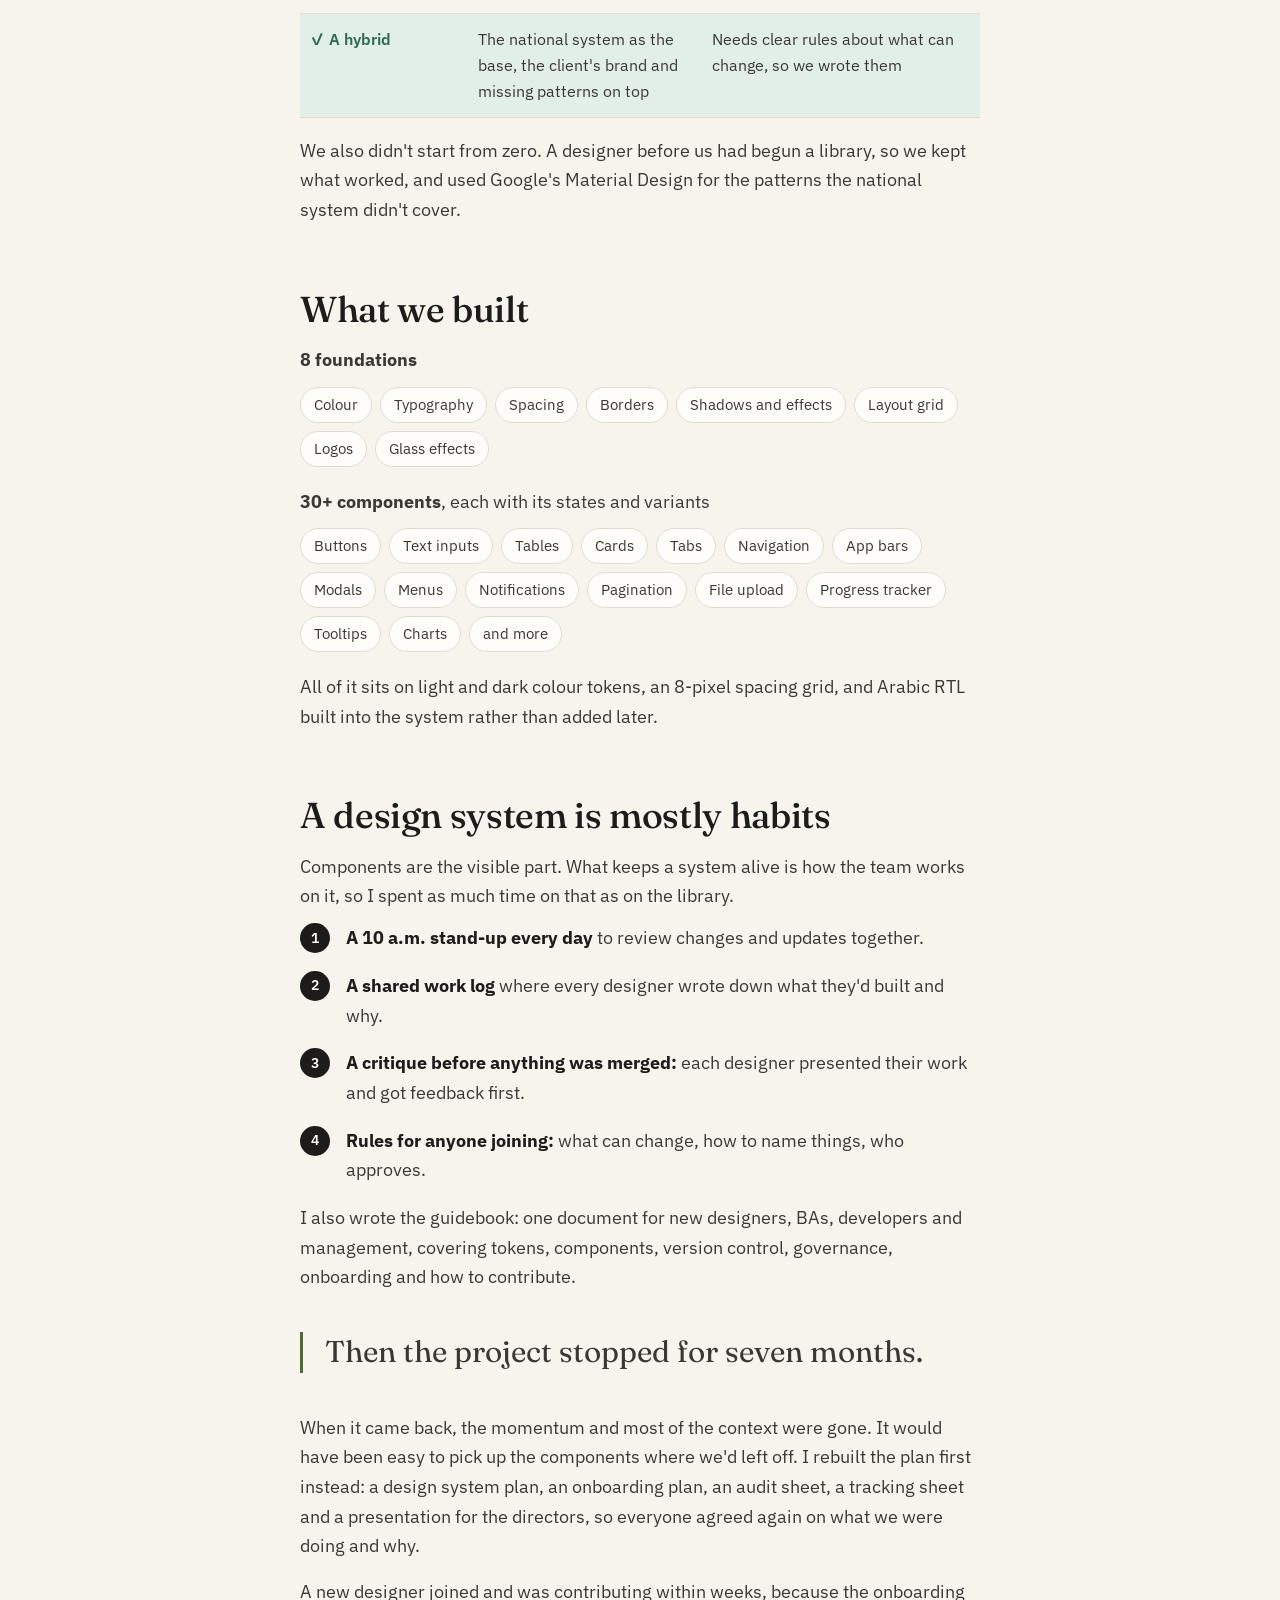
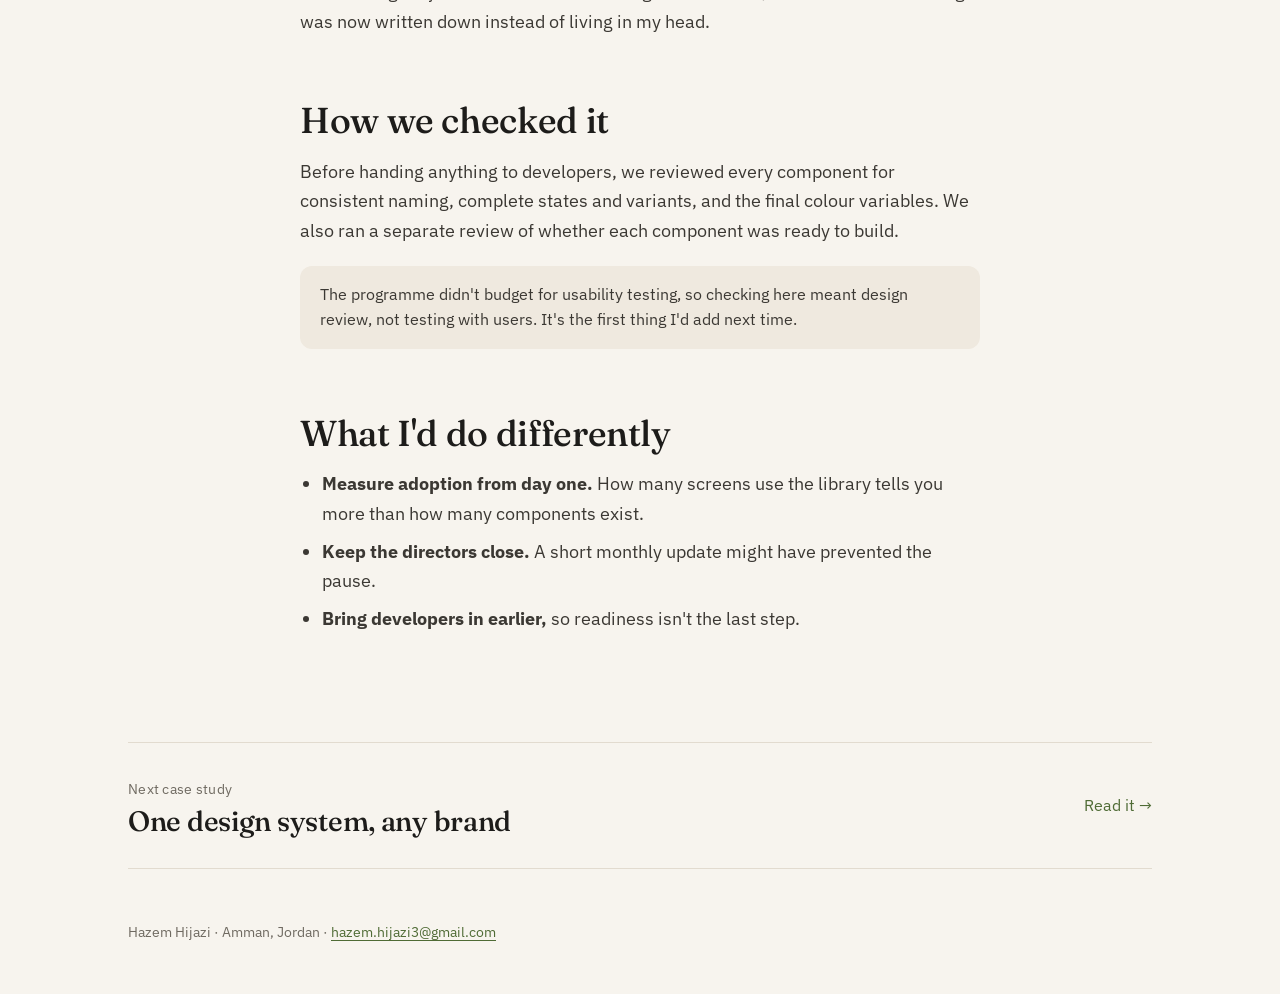
<file: assets/work/design-system-leadership.html>
<!DOCTYPE html>
<html lang="en">
<head>
<meta charset="utf-8">
<meta name="viewport" content="width=device-width, initial-scale=1">
<title>Giving a family of government products one fingerprint · Hazem Hijazi</title>
<meta name="description" content="How I led four designers to build one hybrid design system for a Saudi government-tech company.">
<meta property="og:title" content="Giving a family of government products one fingerprint · Hazem Hijazi">
<meta property="og:description" content="How I led four designers to build one hybrid design system for a Saudi government-tech company.">
<link rel="preconnect" href="https://fonts.googleapis.com"><link rel="preconnect" href="https://fonts.gstatic.com" crossorigin><link href="https://fonts.googleapis.com/css2?family=Fraunces:ital,opsz,wght@0,9..144,400;0,9..144,500;1,9..144,400;1,9..144,500&family=IBM+Plex+Sans:wght@400;500;600&family=IBM+Plex+Sans+Arabic:wght@400;600&display=swap" rel="stylesheet">
<link rel="stylesheet" href="../assets/style.css">
</head>
<body>
<header class="nav"><div class="wrap">
  <a class="me" href="../index.html">Hazem Hijazi</a>
  <ul>
    <li><a href="../index.html#work">Work</a></li>
    <li><a href="../index.html#about">About</a></li>
    <li><a href="../assets/Hazem_Hijazi_CV_2026.pdf" target="_blank" rel="noopener">Resume</a></li>
    <li><a href="../assets/Hazem_Hijazi_Portfolio_2026.pdf" target="_blank" rel="noopener">Portfolio</a></li>
  </ul>
</div></header>

<main class="wrap">
<div class="read" style="max-width:900px"><a class="back" href="../index.html#work">← All work</a></div>

<header class="chead read" style="max-width:900px">
  <h1>Giving a family of government products one fingerprint</h1>
  <div class="meta"><span><b>Role</b> Design system lead</span><span><b>Team</b> 4 designers</span><span><b>Client</b> a Saudi government-tech company, through Synechron</span></div>
</header>

<div class="short read">
  <div class="label">The short version</div>
  <p>The client built digital services for Saudi transport authorities, and every product looked like it came from a different company. I led four designers to build one hybrid design system on top of the Saudi national design system: 8 foundations, 30+ components, light and dark tokens, Arabic RTL and a guidebook. Halfway through, the project stopped for seven months. Getting it moving again taught me the most.</p>
</div>

<article class="article read">
  <h2>No fingerprint</h2>
  <p>I first noticed the problem while designing screens for the client's transport products: land, rail, maritime, postal. Each product had been built by its own team, from its own user stories, on its own timeline. Each had its own buttons, its own blues, its own way of doing tables and forms. RTL was handled screen by screen.</p>
  <p>If you used two of these services, nothing would tell you they came from the same organisation. There was no fingerprint.</p>
</article>

<div class="wide">
  <div class="before">
    <div style="border-color:#7a9a8a"><b>Product A</b>Its own buttons, its own blues, square corners</div>
    <div style="border-color:#c9977a;border-radius:20px"><b>Product B</b>Rounded cards, a different type scale</div>
    <div style="border-color:#9a9ac9;border-radius:10px"><b>Product C</b>Another table, another form pattern</div>
    <div style="border-color:#b99ab9;border-radius:0"><b>Product D</b>RTL fixed one screen at a time</div>
  </div>
  <div class="cap">How the products related to each other before. Redrawn: I can't share the real screens.</div>
</div>

<article class="article read">
  <h2>Why we went hybrid</h2>
  <p>We had three options, and the decision shaped everything after it.</p>
  <div class="tablewrap"><table>
    <tr><th>Option</th><th>Good</th><th>Bad</th></tr>
    <tr><td>Use the national design system (DGA) as it is</td><td>Fast, and aligned with the standard</td><td>No identity for the client, and gaps for the dense tables and dashboards their products needed</td></tr>
    <tr><td>Build everything from scratch</td><td>Full control</td><td>Slow, and it drifts away from the national standard</td></tr>
    <tr class="pick"><td><span class="tick">✓ A hybrid</span></td><td>The national system as the base, the client's brand and missing patterns on top</td><td>Needs clear rules about what can change, so we wrote them</td></tr>
  </table></div>
  <p style="margin-top:18px">We also didn't start from zero. A designer before us had begun a library, so we kept what worked, and used Google's Material Design for the patterns the national system didn't cover.</p>

  <h2>What we built</h2>
  <p><b>8 foundations</b></p>
  <div class="chips"><span>Colour</span><span>Typography</span><span>Spacing</span><span>Borders</span><span>Shadows and effects</span><span>Layout grid</span><span>Logos</span><span>Glass effects</span></div>
  <p style="margin-top:20px"><b>30+ components</b>, each with its states and variants</p>
  <div class="chips"><span>Buttons</span><span>Text inputs</span><span>Tables</span><span>Cards</span><span>Tabs</span><span>Navigation</span><span>App bars</span><span>Modals</span><span>Menus</span><span>Notifications</span><span>Pagination</span><span>File upload</span><span>Progress tracker</span><span>Tooltips</span><span>Charts</span><span>and more</span></div>
  <p style="margin-top:20px">All of it sits on light and dark colour tokens, an 8-pixel spacing grid, and Arabic RTL built into the system rather than added later.</p>

  <h2>A design system is mostly habits</h2>
  <p>Components are the visible part. What keeps a system alive is how the team works on it, so I spent as much time on that as on the library.</p>
  <ol class="steps">
    <li><b>A 10 a.m. stand-up every day</b> to review changes and updates together.</li>
    <li><b>A shared work log</b> where every designer wrote down what they'd built and why.</li>
    <li><b>A critique before anything was merged:</b> each designer presented their work and got feedback first.</li>
    <li><b>Rules for anyone joining:</b> what can change, how to name things, who approves.</li>
  </ol>
  <p>I also wrote the guidebook: one document for new designers, BAs, developers and management, covering tokens, components, version control, governance, onboarding and how to contribute.</p>

  <p class="quote">Then the project stopped for seven months.</p>
  <p>When it came back, the momentum and most of the context were gone. It would have been easy to pick up the components where we'd left off. I rebuilt the plan first instead: a design system plan, an onboarding plan, an audit sheet, a tracking sheet and a presentation for the directors, so everyone agreed again on what we were doing and why.</p>
  <p>A new designer joined and was contributing within weeks, because the onboarding was now written down instead of living in my head.</p>

  <h2>How we checked it</h2>
  <p>Before handing anything to developers, we reviewed every component for consistent naming, complete states and variants, and the final colour variables. We also ran a separate review of whether each component was ready to build.</p>
  <div class="note">The programme didn't budget for usability testing, so checking here meant design review, not testing with users. It's the first thing I'd add next time.</div>

  <h2>What I'd do differently</h2>
  <ul>
    <li><b>Measure adoption from day one.</b> How many screens use the library tells you more than how many components exist.</li>
    <li><b>Keep the directors close.</b> A short monthly update might have prevented the pause.</li>
    <li><b>Bring developers in earlier,</b> so readiness isn't the last step.</li>
  </ul>
</article>

<a class="next" href="white-label-design-system.html"><div><span class="label">Next case study</span><h3>One design system, any brand</h3></div><span class="go">Read it →</span></a>
</main>

<div class="wrap"><footer>Hazem Hijazi · Amman, Jordan · <a href="mailto:hazem.hijazi3@gmail.com">hazem.hijazi3@gmail.com</a></footer></div>
</body>
</html>
</file>
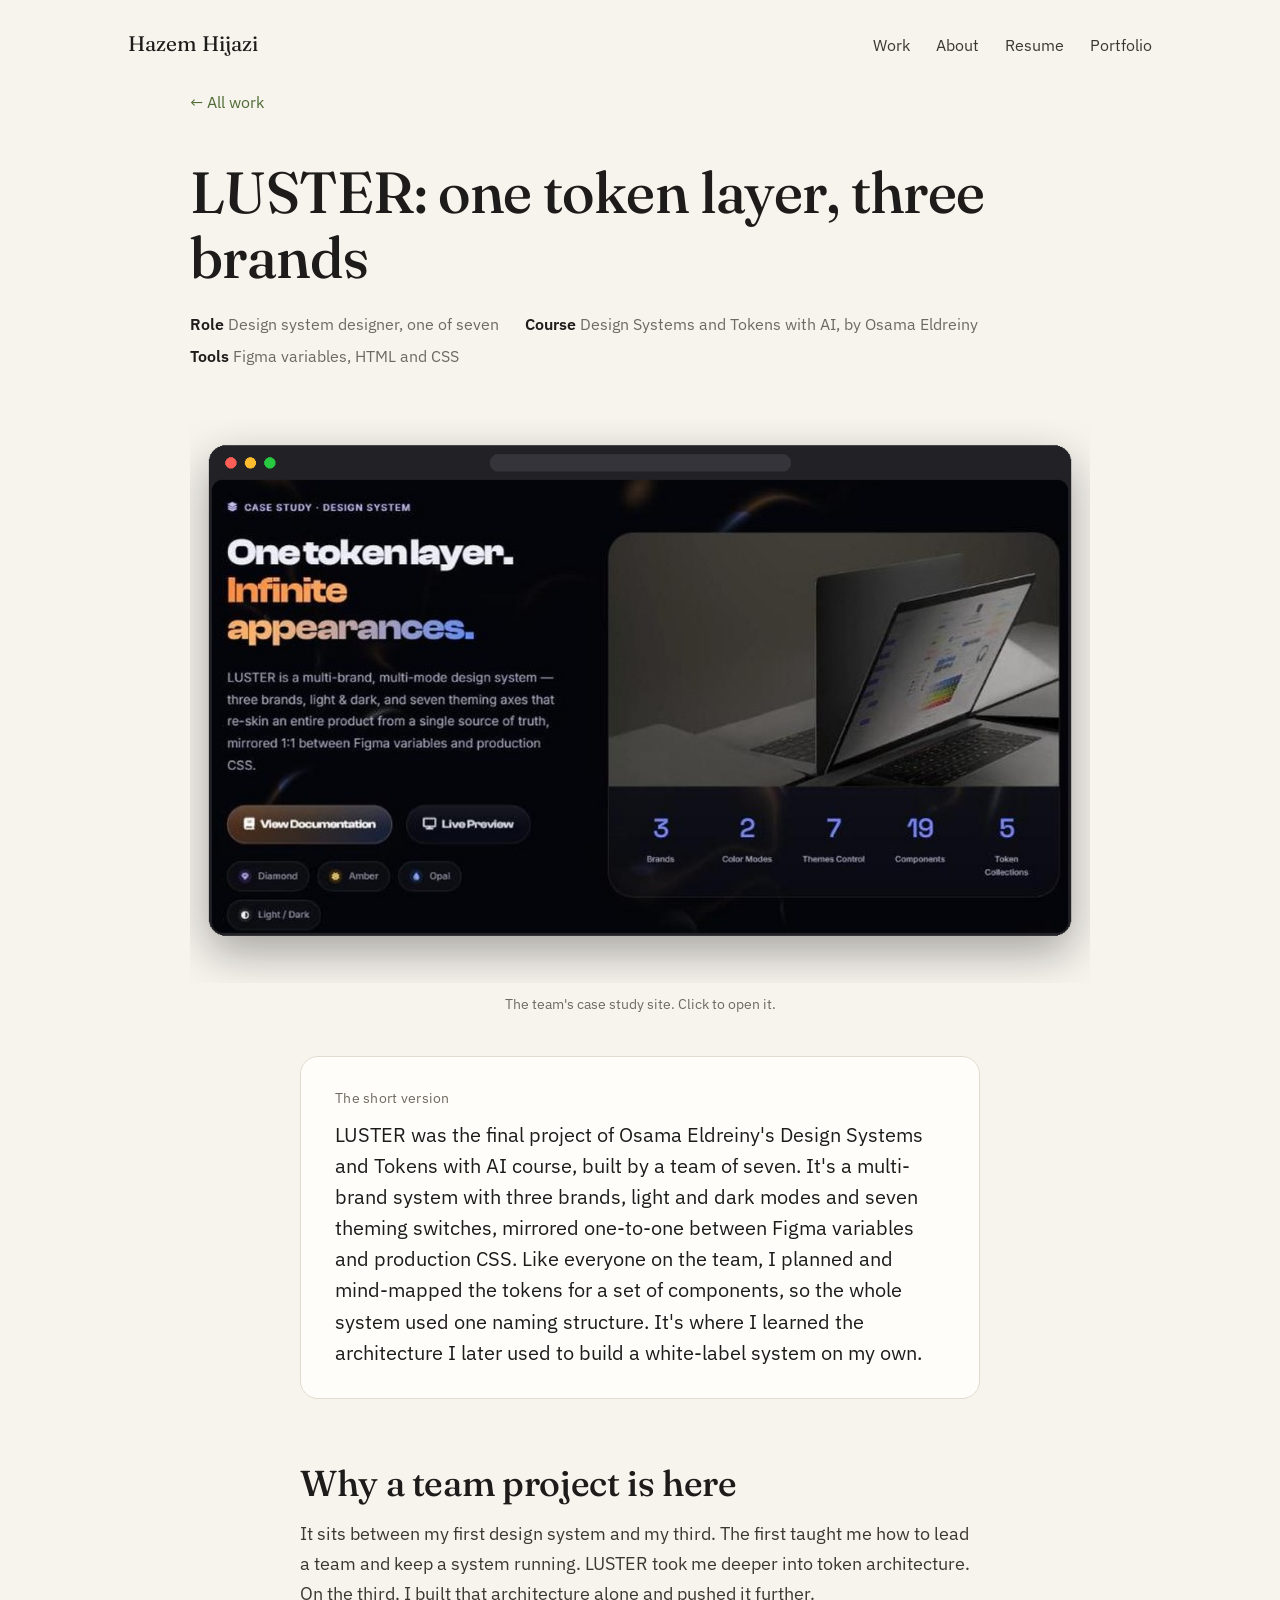
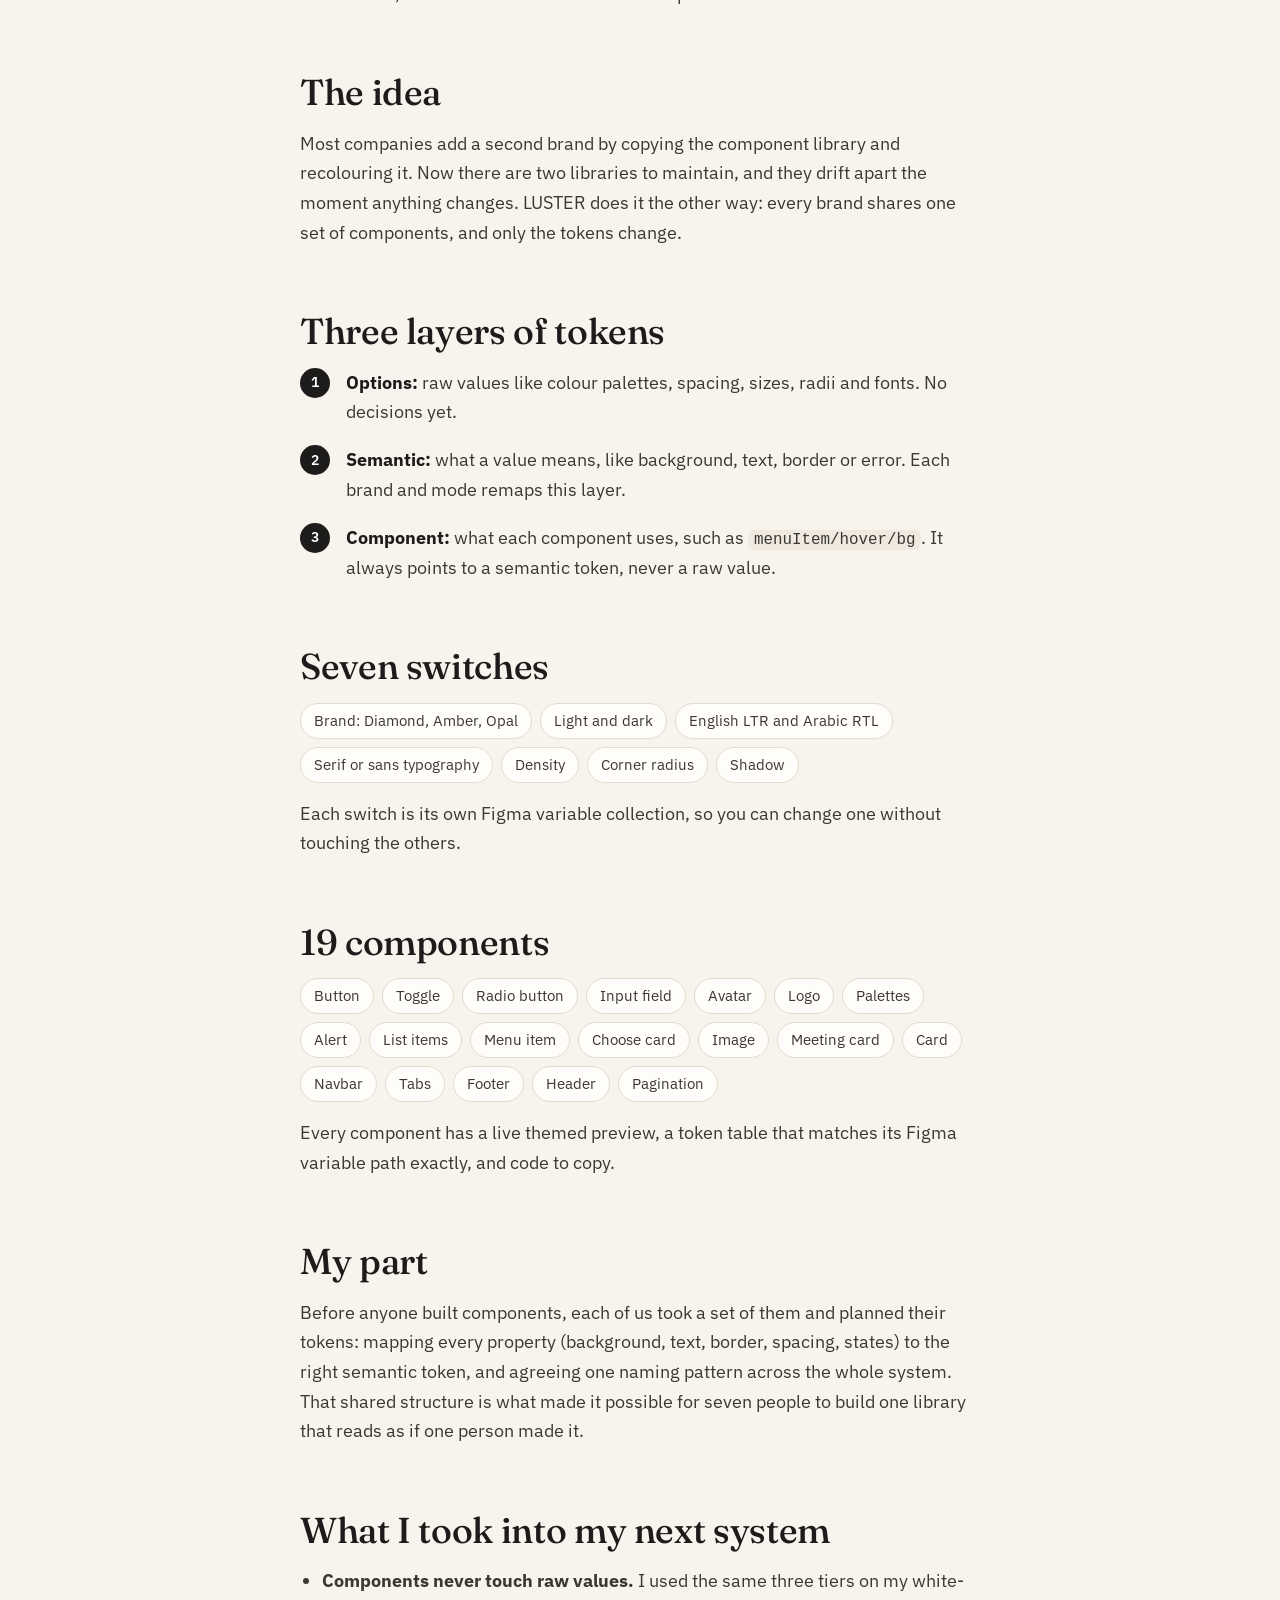
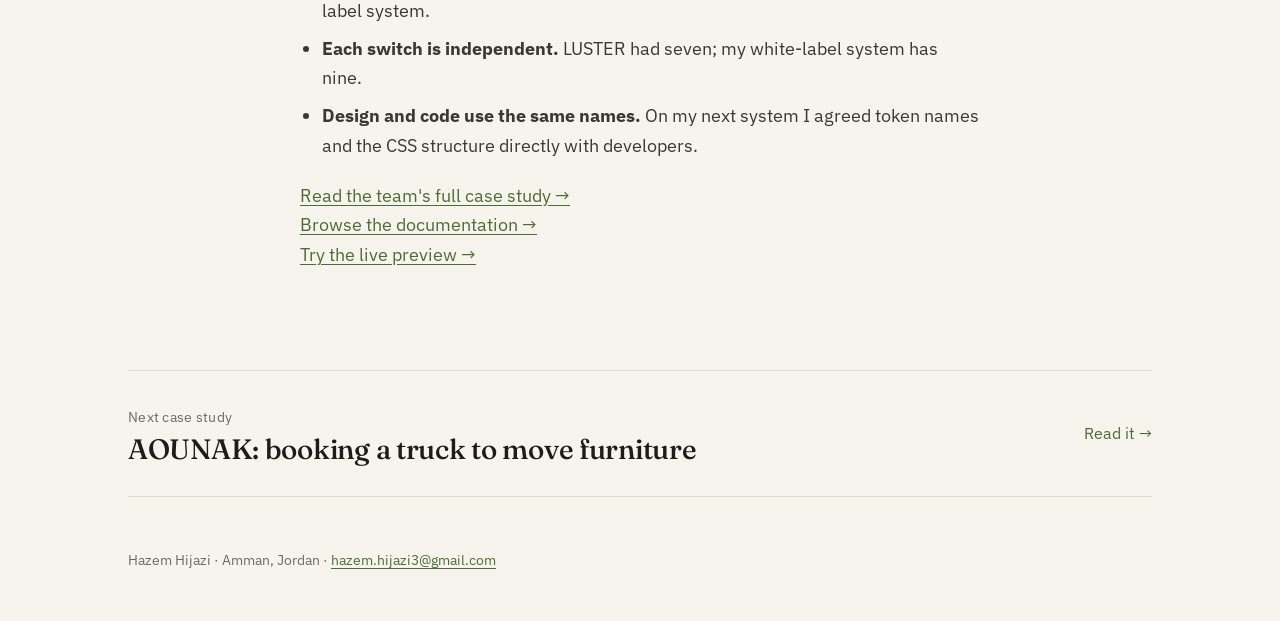
<file: assets/work/luster.html>
<!DOCTYPE html>
<html lang="en">
<head>
<meta charset="utf-8">
<meta name="viewport" content="width=device-width, initial-scale=1">
<title>LUSTER: one token layer, three brands · Hazem Hijazi</title>
<meta name="description" content="A multi-brand design system built by a team of seven in Osama Eldreiny's course: three brands, seven theming switches.">
<meta property="og:title" content="LUSTER: one token layer, three brands · Hazem Hijazi">
<meta property="og:description" content="A multi-brand design system built by a team of seven in Osama Eldreiny's course: three brands, seven theming switches.">
<link rel="preconnect" href="https://fonts.googleapis.com"><link rel="preconnect" href="https://fonts.gstatic.com" crossorigin><link href="https://fonts.googleapis.com/css2?family=Fraunces:ital,opsz,wght@0,9..144,400;0,9..144,500;1,9..144,400;1,9..144,500&family=IBM+Plex+Sans:wght@400;500;600&family=IBM+Plex+Sans+Arabic:wght@400;600&display=swap" rel="stylesheet">
<link rel="stylesheet" href="../assets/style.css">
</head>
<body>
<header class="nav"><div class="wrap">
  <a class="me" href="../index.html">Hazem Hijazi</a>
  <ul>
    <li><a href="../index.html#work">Work</a></li>
    <li><a href="../index.html#about">About</a></li>
    <li><a href="../assets/Hazem_Hijazi_CV_2026.pdf" target="_blank" rel="noopener">Resume</a></li>
    <li><a href="../assets/Hazem_Hijazi_Portfolio_2026.pdf" target="_blank" rel="noopener">Portfolio</a></li>
  </ul>
</div></header>

<main class="wrap">
<div class="read" style="max-width:900px"><a class="back" href="../index.html#work">← All work</a></div>

<header class="chead read" style="max-width:900px">
  <h1>LUSTER: one token layer, three brands</h1>
  <div class="meta"><span><b>Role</b> Design system designer, one of seven</span><span><b>Course</b> Design Systems and Tokens with AI, by Osama Eldreiny</span><span><b>Tools</b> Figma variables, HTML and CSS</span></div>
</header>

<div class="wide" style="max-width:900px"><a href="https://luster-d2n.pages.dev/case-study" target="_blank" rel="noopener"><img src="../assets/img/luster.png" alt="The LUSTER case study site"></a><div class="cap">The team's case study site. Click to open it.</div></div>

<div class="short read">
  <div class="label">The short version</div>
  <p>LUSTER was the final project of Osama Eldreiny's Design Systems and Tokens with AI course, built by a team of seven. It's a multi-brand system with three brands, light and dark modes and seven theming switches, mirrored one-to-one between Figma variables and production CSS. Like everyone on the team, I planned and mind-mapped the tokens for a set of components, so the whole system used one naming structure. It's where I learned the architecture I later used to build a white-label system on my own.</p>
</div>

<article class="article read">
  <h2>Why a team project is here</h2>
  <p>It sits between my first design system and my third. The first taught me how to lead a team and keep a system running. LUSTER took me deeper into token architecture. On the third, I built that architecture alone and pushed it further.</p>

  <h2>The idea</h2>
  <p>Most companies add a second brand by copying the component library and recolouring it. Now there are two libraries to maintain, and they drift apart the moment anything changes. LUSTER does it the other way: every brand shares one set of components, and only the tokens change.</p>

  <h2>Three layers of tokens</h2>
  <ol class="steps">
    <li><b>Options:</b> raw values like colour palettes, spacing, sizes, radii and fonts. No decisions yet.</li>
    <li><b>Semantic:</b> what a value means, like background, text, border or error. Each brand and mode remaps this layer.</li>
    <li><b>Component:</b> what each component uses, such as <code>menuItem/hover/bg</code>. It always points to a semantic token, never a raw value.</li>
  </ol>

  <h2>Seven switches</h2>
  <div class="chips"><span>Brand: Diamond, Amber, Opal</span><span>Light and dark</span><span>English LTR and Arabic RTL</span><span>Serif or sans typography</span><span>Density</span><span>Corner radius</span><span>Shadow</span></div>
  <p style="margin-top:16px">Each switch is its own Figma variable collection, so you can change one without touching the others.</p>

  <h2>19 components</h2>
  <div class="chips"><span>Button</span><span>Toggle</span><span>Radio button</span><span>Input field</span><span>Avatar</span><span>Logo</span><span>Palettes</span><span>Alert</span><span>List items</span><span>Menu item</span><span>Choose card</span><span>Image</span><span>Meeting card</span><span>Card</span><span>Navbar</span><span>Tabs</span><span>Footer</span><span>Header</span><span>Pagination</span></div>
  <p style="margin-top:16px">Every component has a live themed preview, a token table that matches its Figma variable path exactly, and code to copy.</p>

  <h2>My part</h2>
  <p>Before anyone built components, each of us took a set of them and planned their tokens: mapping every property (background, text, border, spacing, states) to the right semantic token, and agreeing one naming pattern across the whole system. That shared structure is what made it possible for seven people to build one library that reads as if one person made it.</p>

  <h2>What I took into my next system</h2>
  <ul>
    <li><b>Components never touch raw values.</b> I used the same three tiers on my white-label system.</li>
    <li><b>Each switch is independent.</b> LUSTER had seven; my white-label system has nine.</li>
    <li><b>Design and code use the same names.</b> On my next system I agreed token names and the CSS structure directly with developers.</li>
  </ul>
  <p style="margin-top:20px"><a href="https://luster-d2n.pages.dev/case-study" target="_blank" rel="noopener">Read the team's full case study →</a><br><a href="https://luster-d2n.pages.dev/home.html" target="_blank" rel="noopener">Browse the documentation →</a><br><a href="https://luster-d2n.pages.dev/pages/design-output.html" target="_blank" rel="noopener">Try the live preview →</a></p>
</article>

<a class="next" href="aounak.html"><div><span class="label">Next case study</span><h3>AOUNAK: booking a truck to move furniture</h3></div><span class="go">Read it →</span></a>
</main>

<div class="wrap"><footer>Hazem Hijazi · Amman, Jordan · <a href="mailto:hazem.hijazi3@gmail.com">hazem.hijazi3@gmail.com</a></footer></div>
</body>
</html>
</file>
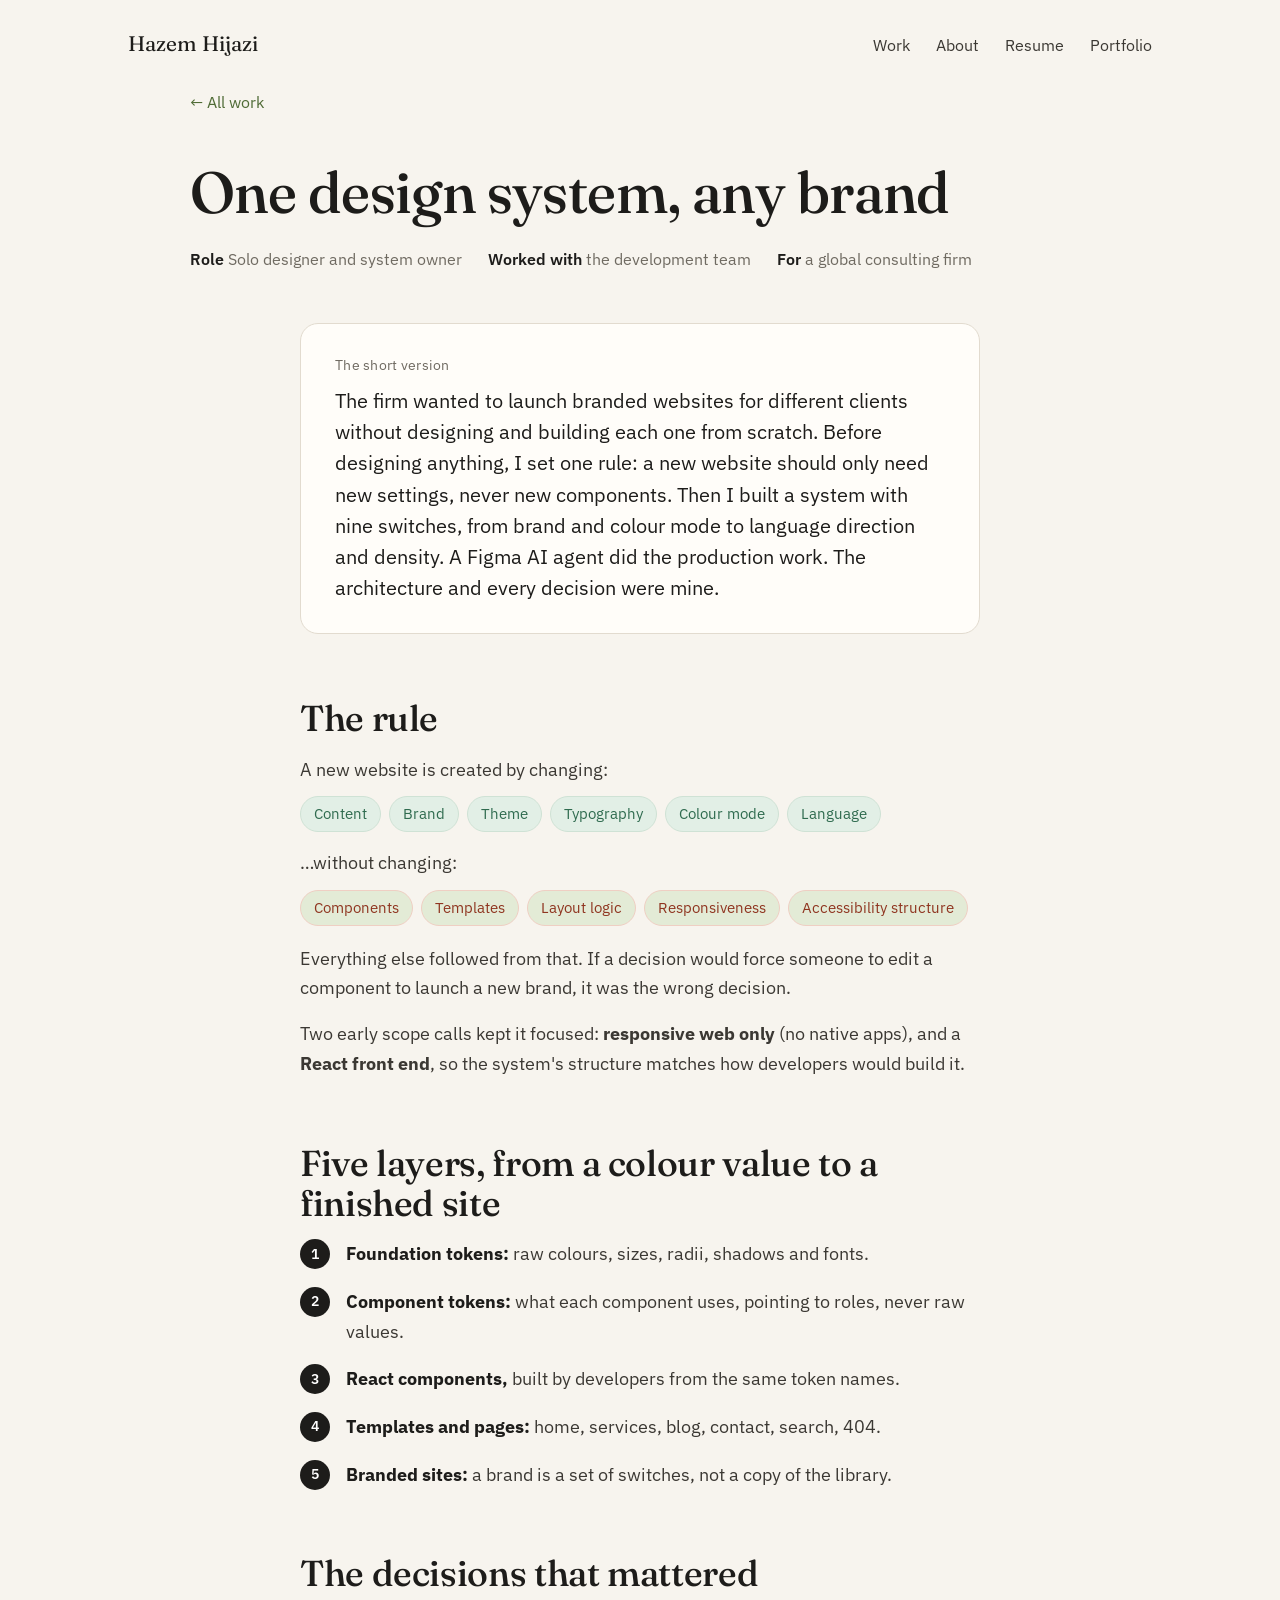
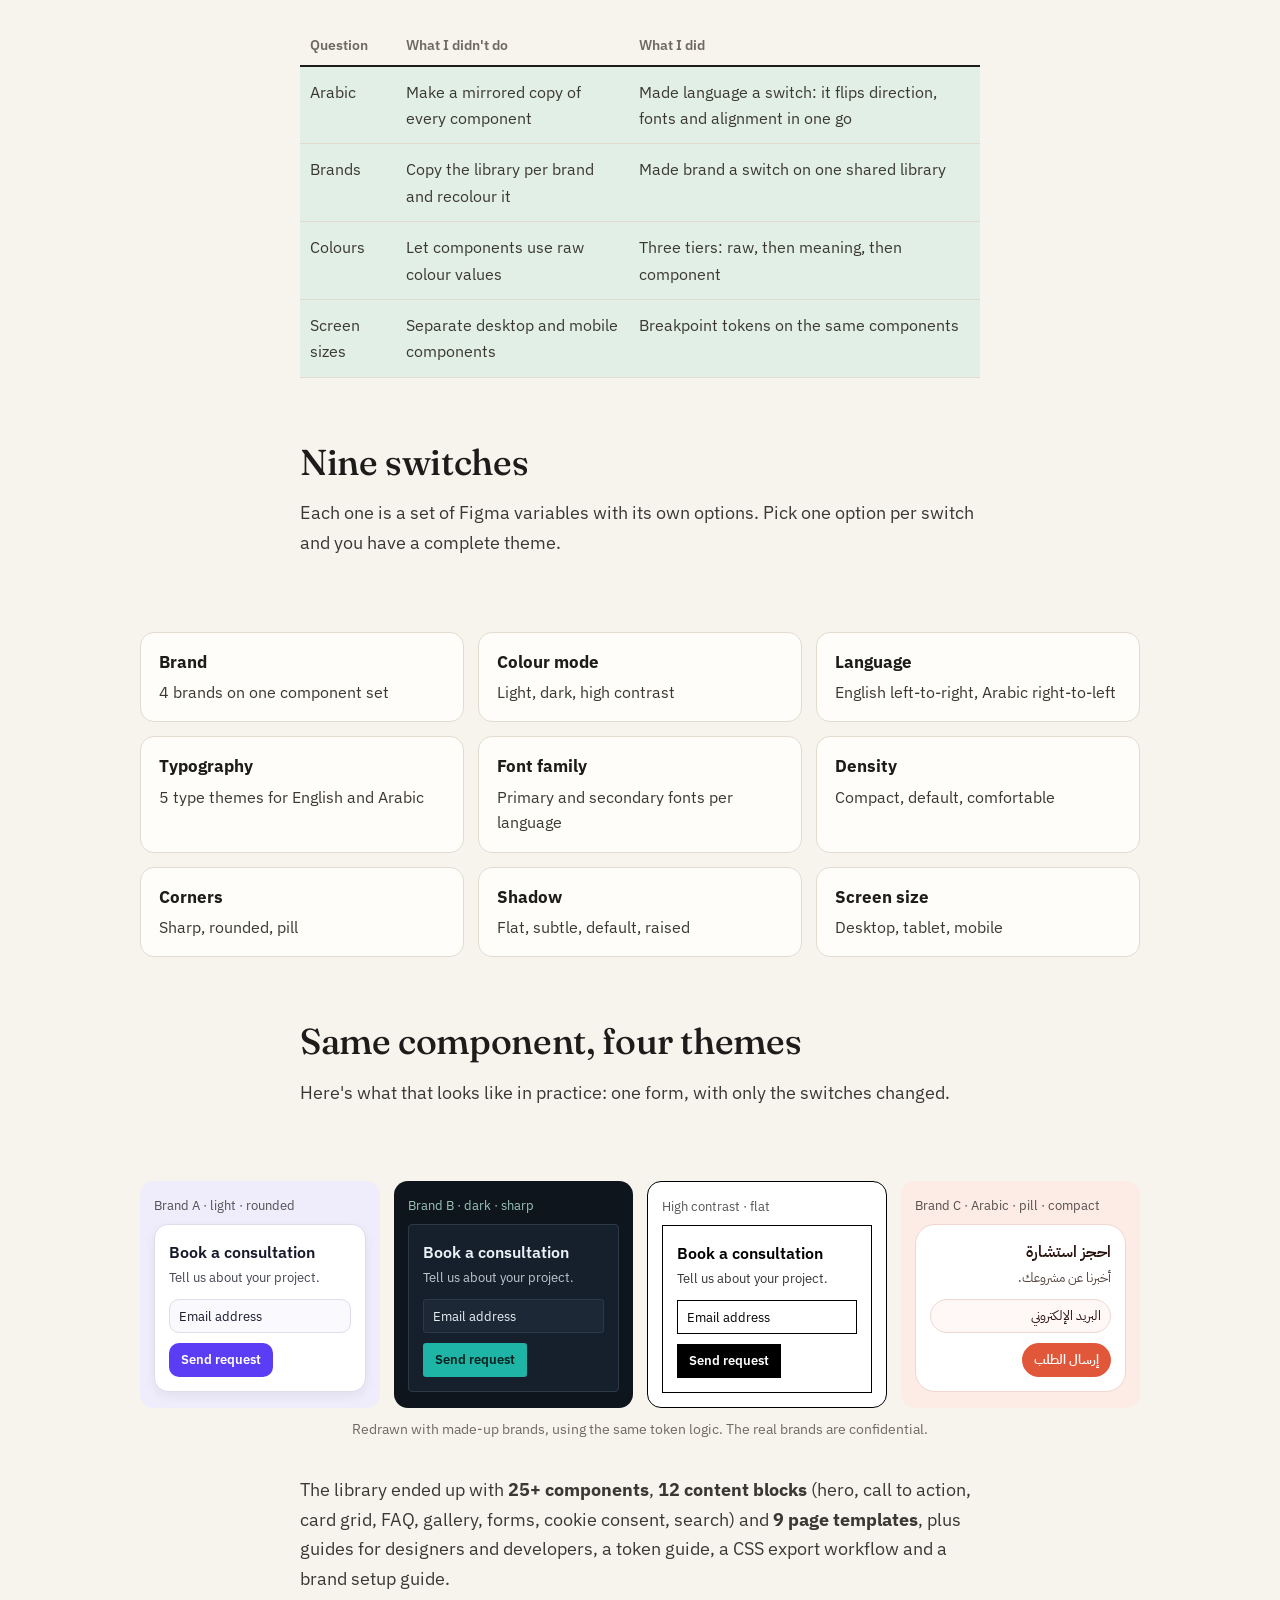
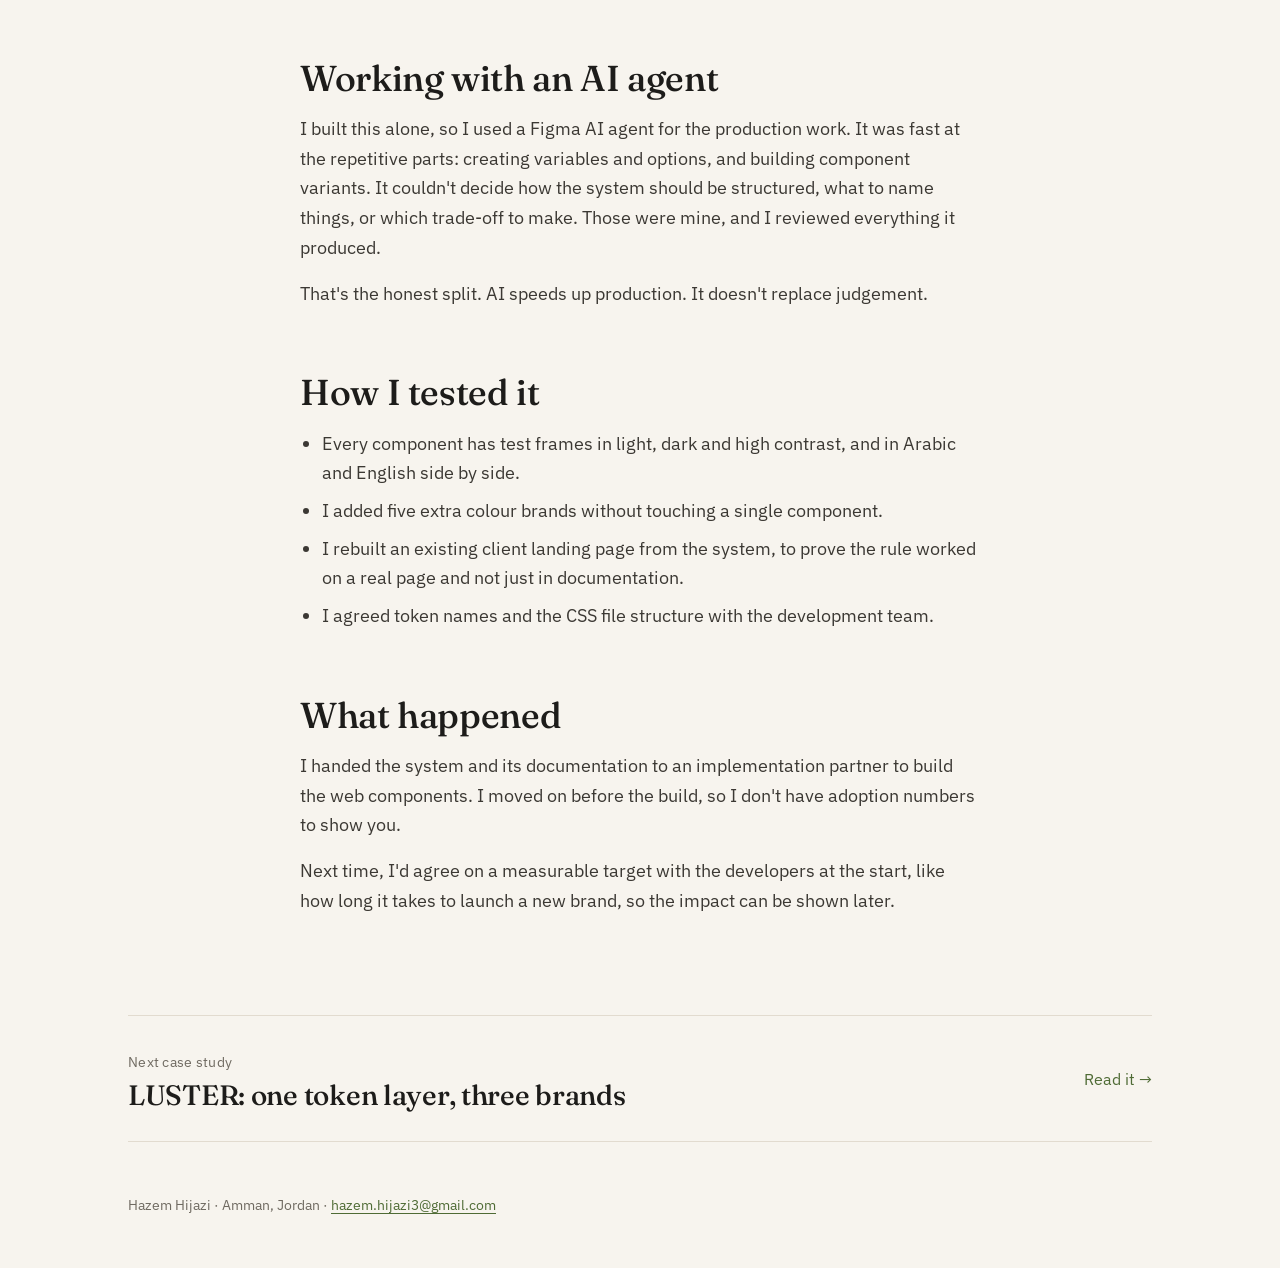
<file: assets/work/white-label-design-system.html>
<!DOCTYPE html>
<html lang="en">
<head>
<meta charset="utf-8">
<meta name="viewport" content="width=device-width, initial-scale=1">
<title>One design system, any brand · Hazem Hijazi</title>
<meta name="description" content="A white-label design system with nine theme switches, built solo with a Figma AI agent.">
<meta property="og:title" content="One design system, any brand · Hazem Hijazi">
<meta property="og:description" content="A white-label design system with nine theme switches, built solo with a Figma AI agent.">
<link rel="preconnect" href="https://fonts.googleapis.com"><link rel="preconnect" href="https://fonts.gstatic.com" crossorigin><link href="https://fonts.googleapis.com/css2?family=Fraunces:ital,opsz,wght@0,9..144,400;0,9..144,500;1,9..144,400;1,9..144,500&family=IBM+Plex+Sans:wght@400;500;600&family=IBM+Plex+Sans+Arabic:wght@400;600&display=swap" rel="stylesheet">
<link rel="stylesheet" href="../assets/style.css">
</head>
<body>
<header class="nav"><div class="wrap">
  <a class="me" href="../index.html">Hazem Hijazi</a>
  <ul>
    <li><a href="../index.html#work">Work</a></li>
    <li><a href="../index.html#about">About</a></li>
    <li><a href="../assets/Hazem_Hijazi_CV_2026.pdf" target="_blank" rel="noopener">Resume</a></li>
    <li><a href="../assets/Hazem_Hijazi_Portfolio_2026.pdf" target="_blank" rel="noopener">Portfolio</a></li>
  </ul>
</div></header>

<main class="wrap">
<div class="read" style="max-width:900px"><a class="back" href="../index.html#work">← All work</a></div>

<header class="chead read" style="max-width:900px">
  <h1>One design system, any brand</h1>
  <div class="meta"><span><b>Role</b> Solo designer and system owner</span><span><b>Worked with</b> the development team</span><span><b>For</b> a global consulting firm</span></div>
</header>

<div class="short read">
  <div class="label">The short version</div>
  <p>The firm wanted to launch branded websites for different clients without designing and building each one from scratch. Before designing anything, I set one rule: a new website should only need new settings, never new components. Then I built a system with nine switches, from brand and colour mode to language direction and density. A Figma AI agent did the production work. The architecture and every decision were mine.</p>
</div>

<article class="article read">
  <h2>The rule</h2>
  <p>A new website is created by changing:</p>
  <div class="chips g"><span>Content</span><span>Brand</span><span>Theme</span><span>Typography</span><span>Colour mode</span><span>Language</span></div>
  <p style="margin-top:16px">…without changing:</p>
  <div class="chips r"><span>Components</span><span>Templates</span><span>Layout logic</span><span>Responsiveness</span><span>Accessibility structure</span></div>
  <p style="margin-top:18px">Everything else followed from that. If a decision would force someone to edit a component to launch a new brand, it was the wrong decision.</p>
  <p>Two early scope calls kept it focused: <b>responsive web only</b> (no native apps), and a <b>React front end</b>, so the system's structure matches how developers would build it.</p>

  <h2>Five layers, from a colour value to a finished site</h2>
  <ol class="steps">
    <li><b>Foundation tokens:</b> raw colours, sizes, radii, shadows and fonts.</li>
    <li><b>Component tokens:</b> what each component uses, pointing to roles, never raw values.</li>
    <li><b>React components,</b> built by developers from the same token names.</li>
    <li><b>Templates and pages:</b> home, services, blog, contact, search, 404.</li>
    <li><b>Branded sites:</b> a brand is a set of switches, not a copy of the library.</li>
  </ol>

  <h2>The decisions that mattered</h2>
  <div class="tablewrap"><table>
    <tr><th>Question</th><th>What I didn't do</th><th>What I did</th></tr>
    <tr class="pick"><td>Arabic</td><td>Make a mirrored copy of every component</td><td>Made language a switch: it flips direction, fonts and alignment in one go</td></tr>
    <tr class="pick"><td>Brands</td><td>Copy the library per brand and recolour it</td><td>Made brand a switch on one shared library</td></tr>
    <tr class="pick"><td>Colours</td><td>Let components use raw colour values</td><td>Three tiers: raw, then meaning, then component</td></tr>
    <tr class="pick"><td>Screen sizes</td><td>Separate desktop and mobile components</td><td>Breakpoint tokens on the same components</td></tr>
  </table></div>

  <h2>Nine switches</h2>
  <p>Each one is a set of Figma variables with its own options. Pick one option per switch and you have a complete theme.</p>
</article>

<div class="wide">
  <div class="grid3">
    <div class="tile"><b>Brand</b>4 brands on one component set</div>
    <div class="tile"><b>Colour mode</b>Light, dark, high contrast</div>
    <div class="tile"><b>Language</b>English left-to-right, Arabic right-to-left</div>
    <div class="tile"><b>Typography</b>5 type themes for English and Arabic</div>
    <div class="tile"><b>Font family</b>Primary and secondary fonts per language</div>
    <div class="tile"><b>Density</b>Compact, default, comfortable</div>
    <div class="tile"><b>Corners</b>Sharp, rounded, pill</div>
    <div class="tile"><b>Shadow</b>Flat, subtle, default, raised</div>
    <div class="tile"><b>Screen size</b>Desktop, tablet, mobile</div>
  </div>
</div>

<article class="article read"><h2>Same component, four themes</h2><p>Here's what that looks like in practice: one form, with only the switches changed.</p></article>
<div class="wide">
  <div class="demo">
    <div class="dt t1"><div class="lab">Brand A · light · rounded</div><div class="mini"><div class="h">Book a consultation</div><div class="p">Tell us about your project.</div><div class="in">Email address</div><div class="btn">Send request</div></div></div>
    <div class="dt t2"><div class="lab">Brand B · dark · sharp</div><div class="mini"><div class="h">Book a consultation</div><div class="p">Tell us about your project.</div><div class="in">Email address</div><div class="btn">Send request</div></div></div>
    <div class="dt t3"><div class="lab">High contrast · flat</div><div class="mini"><div class="h">Book a consultation</div><div class="p">Tell us about your project.</div><div class="in">Email address</div><div class="btn">Send request</div></div></div>
    <div class="dt t4" dir="rtl"><div class="lab" dir="ltr">Brand C · Arabic · pill · compact</div><div class="mini ar"><div class="h">احجز استشارة</div><div class="p">أخبرنا عن مشروعك.</div><div class="in">البريد الإلكتروني</div><div class="btn">إرسال الطلب</div></div></div>
  </div>
  <div class="cap">Redrawn with made-up brands, using the same token logic. The real brands are confidential.</div>
</div>

<article class="article read">
  <p>The library ended up with <b>25+ components</b>, <b>12 content blocks</b> (hero, call to action, card grid, FAQ, gallery, forms, cookie consent, search) and <b>9 page templates</b>, plus guides for designers and developers, a token guide, a CSS export workflow and a brand setup guide.</p>

  <h2>Working with an AI agent</h2>
  <p>I built this alone, so I used a Figma AI agent for the production work. It was fast at the repetitive parts: creating variables and options, and building component variants. It couldn't decide how the system should be structured, what to name things, or which trade-off to make. Those were mine, and I reviewed everything it produced.</p>
  <p>That's the honest split. AI speeds up production. It doesn't replace judgement.</p>

  <h2>How I tested it</h2>
  <ul>
    <li>Every component has test frames in light, dark and high contrast, and in Arabic and English side by side.</li>
    <li>I added five extra colour brands without touching a single component.</li>
    <li>I rebuilt an existing client landing page from the system, to prove the rule worked on a real page and not just in documentation.</li>
    <li>I agreed token names and the CSS file structure with the development team.</li>
  </ul>

  <h2>What happened</h2>
  <p>I handed the system and its documentation to an implementation partner to build the web components. I moved on before the build, so I don't have adoption numbers to show you.</p>
  <p>Next time, I'd agree on a measurable target with the developers at the start, like how long it takes to launch a new brand, so the impact can be shown later.</p>
</article>

<a class="next" href="luster.html"><div><span class="label">Next case study</span><h3>LUSTER: one token layer, three brands</h3></div><span class="go">Read it →</span></a>
</main>

<div class="wrap"><footer>Hazem Hijazi · Amman, Jordan · <a href="mailto:hazem.hijazi3@gmail.com">hazem.hijazi3@gmail.com</a></footer></div>
</body>
</html>
</file>
<file: assets/style.css>
/* Hazem Hijazi · portfolio
   Colours and fonts are set once in :root. Change --accent to re-colour the site. */
:root{
  --paper:#f7f4ee; --paper-2:#efe9df; --white:#fffdf9;
  --ink:#1d1c1a; --ink-2:#3b3833; --muted:#6f6a61; --line:#e2dbcf;
  --accent:#4f6b35; --accent-soft:#e3ebd6; --green:#2f6b4f; --green-soft:#e2efe6;
  --serif:'Fraunces',Georgia,serif; --sans:'IBM Plex Sans',system-ui,sans-serif; --ar:'IBM Plex Sans Arabic','IBM Plex Sans',sans-serif;
}
*{box-sizing:border-box;margin:0;padding:0}
html{scroll-behavior:smooth}
body{background:var(--paper);color:var(--ink);font-family:var(--sans);font-size:18px;line-height:1.65;-webkit-font-smoothing:antialiased}
img{max-width:100%;display:block}
a{color:var(--accent);text-underline-offset:3px}
.ar{font-family:var(--ar)}
.wrap{max-width:1080px;margin:0 auto;padding:0 28px}
.read{max-width:680px;margin:0 auto}
h1,h2,h3{font-family:var(--serif);font-weight:500;letter-spacing:-.01em;line-height:1.12}
h1{font-size:clamp(40px,6vw,66px)}
h2{font-size:clamp(28px,3.4vw,36px);margin:64px 0 16px}
h3{font-size:22px;margin:28px 0 8px}
p+p{margin-top:16px}
em{font-style:italic}
.hl{background:linear-gradient(transparent 58%,var(--accent-soft) 58%)}

/* nav */
.nav{padding:26px 0}
.nav .wrap{display:flex;justify-content:space-between;align-items:baseline}
.nav .me{font-family:var(--serif);font-size:21px;text-decoration:none;color:var(--ink)}
.nav ul{list-style:none;display:flex;gap:26px}
.nav ul a{color:var(--ink-2);text-decoration:none;font-size:16px}
.nav ul a:hover{color:var(--accent)}
@media(max-width:560px){.nav .wrap{flex-direction:column;align-items:flex-start;gap:10px}.nav .me{white-space:nowrap}.nav ul{gap:22px}}

/* home */
.hello{padding:56px 0 40px;display:grid;grid-template-columns:1fr 230px;gap:48px;align-items:start}
.hello .photo{width:230px;height:230px;border-radius:50%;margin-top:10px;box-shadow:0 18px 40px rgba(29,28,26,.14);background:var(--paper-2)}
@media(max-width:860px){.hello{grid-template-columns:1fr;gap:20px}.hello .photo{order:-1;width:120px;height:120px;margin:0}}
.mock{background:var(--paper-2);padding:0}.mock img{width:100%;height:100%;object-fit:contain}
.hello h1{max-width:900px}
.hello h1 i{color:var(--accent);font-style:italic}
.facts li em{display:block;font-style:normal;font-size:14px;color:#6f6a61;margin-top:2px}
.hello .intro{max-width:660px;margin-top:28px;font-size:20px;color:var(--ink-2)}
.hello .core{list-style:none;display:flex;flex-wrap:wrap;gap:8px;margin-top:22px;max-width:700px}
.hello .core li{background:var(--white,#fffdf9);border:1px solid var(--line,#e2dbcf);border-radius:999px;padding:7px 15px;font-size:15px;color:var(--ink-2)}
.hello .links{margin-top:26px;display:flex;gap:22px;flex-wrap:wrap;font-size:17px}
.label{font-size:14px;color:var(--muted);letter-spacing:.02em}
.work{padding:40px 0 20px}
.work h2{margin-top:0}
.item{display:grid;grid-template-columns:60px 1fr 300px;gap:28px;padding:34px 0;border-top:1px solid var(--line);text-decoration:none;color:inherit;align-items:center}
.item:last-child{border-bottom:1px solid var(--line)}
.item .no{font-family:var(--serif);font-size:20px;color:var(--muted)}
.item h3{margin:0 0 8px;font-size:clamp(23px,2.6vw,30px);transition:color .15s}
.item:hover h3{color:var(--accent)}
.item p{color:var(--ink-2);font-size:17px}
.item .meta{margin-top:10px;font-size:14px;color:var(--muted)}
.item .pic{height:190px;border-radius:14px;overflow:hidden;display:flex;align-items:center;justify-content:center}
@media(max-width:860px){.item{grid-template-columns:1fr;gap:12px}.item .no{display:none}.item .pic{height:170px}}
.about{padding:72px 0 20px}
.about .cols{display:grid;grid-template-columns:1fr 300px;gap:56px}
.about h2{margin-top:0}
.about p{color:var(--ink-2)}
.facts{list-style:none;font-size:15.5px;border-left:2px solid var(--line);padding-left:18px}
.facts li{margin-bottom:14px}.facts b{display:block;font-weight:600;color:var(--ink)}.facts span{color:var(--muted)}
@media(max-width:860px){.about .cols{grid-template-columns:1fr;gap:32px}}
.hey{margin:80px 0 40px;padding:48px;border-radius:22px;background:var(--ink);color:#f3efe7}
.hey h2{margin:0 0 12px;color:#fff}
.hey p{color:#cfc8bb;max-width:620px}
.hey .row{display:flex;gap:30px;flex-wrap:wrap;margin-top:22px;font-size:17px}
.hey a{color:#c9dcaa}
footer{padding:22px 0 50px;color:var(--muted);font-size:14px}

/* tiny visuals on home rows */
.pv1{background:#23262f;display:grid!important;grid-template-columns:repeat(2,1fr);gap:10px;padding:22px}
.pv1 div{border-radius:6px;padding:10px;font-size:12px;color:#fff;opacity:.9}
.pv2{background:var(--paper-2);gap:10px;flex-wrap:wrap;padding:18px}
.pv2 span{padding:8px 12px;font-size:13px;font-weight:600}
.pv3{background:linear-gradient(135deg,#e7f3dc,#dde9ee);gap:10px;align-items:flex-end!important;padding-top:24px}
.pv3 .ph{width:92px;height:196px}.pv3 .ph:nth-child(2){width:104px;height:224px}

/* case pages */
.back{font-size:16px;text-decoration:none}
.chead{padding:30px 0 10px}
.chead h1{font-size:clamp(36px,5.2vw,58px);max-width:900px;margin-top:14px}
.chead .meta{display:flex;flex-wrap:wrap;gap:6px 26px;margin-top:22px;font-size:15.5px;color:var(--muted)}
.chead .meta b{color:var(--ink);font-weight:600}
.short{background:var(--white);border:1px solid var(--line);border-radius:18px;padding:30px 34px;margin:40px auto 10px}
.short .label{margin-bottom:8px}
.short p{font-size:19.5px;line-height:1.6}
.article{padding-bottom:40px}
.article p,.article li{color:var(--ink-2)}
.article ul,.article ol{padding-left:22px;margin-top:12px}
.article li{margin-bottom:8px}
.wide{max-width:1000px;margin:34px auto}
.cap{font-size:14px;color:var(--muted);margin-top:10px;text-align:center}
.quote{font-family:var(--serif);font-size:clamp(24px,3vw,30px);line-height:1.35;margin:40px 0;padding-left:22px;border-left:3px solid var(--accent);color:var(--ink)}
.note{font-size:15.5px;background:var(--paper-2);border-radius:12px;padding:16px 20px;margin-top:20px;color:var(--ink-2)}
.next{display:flex;justify-content:space-between;align-items:center;gap:20px;flex-wrap:wrap;border-top:1px solid var(--line);border-bottom:1px solid var(--line);padding:30px 0;margin:60px 0 30px;text-decoration:none;color:inherit}
.next h3{margin:4px 0 0;font-size:28px}.next:hover h3{color:var(--accent)}
.next .go{font-size:16px;color:var(--accent)}

/* reusable visual pieces */
.chips{display:flex;flex-wrap:wrap;gap:8px;margin-top:12px}
.chips span{background:var(--white);border:1px solid var(--line);border-radius:999px;padding:5px 13px;font-size:14.5px;color:var(--ink-2)}
.chips.g span{background:var(--green-soft);border-color:#cfe2d5;color:var(--green)}
.chips.r span{background:var(--accent-soft);border-color:#efcfc3;color:#8f3520}
.grid4{display:grid;grid-template-columns:repeat(4,1fr);gap:14px}
.grid3{display:grid;grid-template-columns:repeat(3,1fr);gap:14px}
@media(max-width:760px){.grid4,.grid3{grid-template-columns:1fr 1fr}}
.tile{background:var(--white);border:1px solid var(--line);border-radius:14px;padding:16px 18px;font-size:15.5px;color:var(--ink-2)}
.tile b{display:block;color:var(--ink);font-size:16.5px;margin-bottom:4px}
.steps{list-style:none;padding:0!important;counter-reset:s}
.steps li{counter-increment:s;position:relative;padding-left:46px;margin-bottom:18px}
.steps li:before{content:counter(s);position:absolute;left:0;top:0;width:30px;height:30px;border-radius:50%;background:var(--ink);color:#fff;font-size:14px;display:grid;place-items:center;font-weight:600}
.steps li b{color:var(--ink)}
table{width:100%;border-collapse:collapse;font-size:16px;margin-top:16px}
th{text-align:left;font-weight:600;font-size:14px;color:var(--muted);padding:8px 10px;border-bottom:2px solid var(--ink)}
td{padding:12px 10px;border-bottom:1px solid var(--line);vertical-align:top;color:var(--ink-2)}
tr.pick td{background:var(--green-soft)}
.tick{color:var(--green);font-weight:600}
.tablewrap{overflow-x:auto}
/* phones */
.ph{position:relative;background:#151515;border-radius:24px;box-shadow:0 14px 30px rgba(29,28,26,.18);overflow:hidden;aspect-ratio:874/1878;isolation:isolate;-webkit-mask-image:-webkit-radial-gradient(white,black)}
.ph img{position:absolute;top:5px;left:5px;width:calc(100% - 10px);height:calc(100% - 10px);object-fit:cover;object-position:top;border-radius:19px}
.phones{display:grid;gap:16px}
.phones.six{grid-template-columns:repeat(6,1fr)}
@media(max-width:860px){.phones.six{grid-template-columns:repeat(3,1fr)}}
.phones .lbl{font-size:14px;margin-top:8px;color:var(--ink-2);line-height:1.35}
.phones .lbl b{display:block;color:var(--ink)}
.pairs{display:grid;grid-template-columns:repeat(3,1fr);gap:28px}
@media(max-width:860px){.pairs{grid-template-columns:1fr}}
.pair{display:grid;grid-template-columns:1fr 18px 1fr;gap:6px;align-items:center}
.pair .ar2{color:var(--muted);text-align:center}
.pair .t{grid-column:1/-1;text-align:center;font-size:15px;margin-top:6px;color:var(--ink)}
.herophones{display:flex;justify-content:center;align-items:flex-end;gap:18px;margin:36px auto 0}
.herophones .ph{width:200px}.herophones .ph:nth-child(2){width:232px}
@media(max-width:600px){.herophones .ph:first-child,.herophones .ph:last-child{display:none}}
/* stickies */
.stickies{display:grid;grid-template-columns:repeat(4,1fr);gap:14px}
@media(max-width:760px){.stickies{grid-template-columns:1fr 1fr}}
.st{padding:16px;font-size:16px;line-height:1.35;min-height:118px;box-shadow:0 5px 12px rgba(0,0,0,.07);color:#2b2a27;font-family:var(--serif)}
.st.y{background:#fbefb3;transform:rotate(-1deg)}.st.p{background:#f8d9df;transform:rotate(.8deg)}.st.b{background:#d9e8f6;transform:rotate(-.5deg)}.st.g{background:#dcefd0;transform:rotate(1.1deg)}
/* bars */
.bars{display:flex;flex-direction:column;gap:8px;margin-top:14px}
.bars div{display:grid;grid-template-columns:190px 1fr 46px;gap:12px;align-items:center;font-size:15px;color:var(--ink-2)}
.bars i{height:14px;border-radius:7px;background:linear-gradient(90deg,#4b5d6b var(--v),#e6e0d5 var(--v))}
.bars .lo{color:var(--accent);font-weight:600}.bars .lo i{background:linear-gradient(90deg,var(--accent) var(--v),#e6e0d5 var(--v))}
.bars b{text-align:right;font-weight:600}
@media(max-width:600px){.bars div{grid-template-columns:120px 1fr 40px;font-size:14px}}
/* before illustration */
.before{display:grid;grid-template-columns:repeat(4,1fr);gap:12px}
@media(max-width:760px){.before{grid-template-columns:1fr 1fr}}
.before div{background:var(--white);padding:14px;font-size:14.5px;color:var(--ink-2);border:2px solid}
.before b{display:block;color:var(--ink)}
/* theme demo */
.demo{display:grid;grid-template-columns:repeat(4,1fr);gap:14px}
@media(max-width:860px){.demo{grid-template-columns:1fr 1fr}}
.dt{border-radius:14px;padding:14px}
.dt .lab{font-size:12.5px;margin-bottom:8px;opacity:.75}
.mini{background:var(--s);color:var(--t);border-radius:var(--r);padding:14px;border:1px solid var(--bd);box-shadow:var(--sh)}
.mini .h{font-weight:600;font-size:16px}.mini .p{font-size:13px;opacity:.8;margin:2px 0 10px}
.mini .in{border:1.5px solid var(--bd);border-radius:var(--rb);padding:6px 9px;font-size:12.5px;margin-bottom:10px;background:var(--f)}
.mini .btn{display:inline-block;background:var(--b);color:var(--o);border-radius:var(--rb);padding:6px 12px;font-weight:600;font-size:13px}
.t1{background:#efedfb;--s:#fff;--t:#16182c;--b:#5b3df5;--o:#fff;--bd:#dcdcea;--f:#fafafe;--r:14px;--rb:10px;--sh:0 4px 12px rgba(0,0,0,.06)}
.t2{background:#0e151d;color:#cfe;--s:#16202c;--t:#eaf2f7;--b:#1fb5a6;--o:#04211e;--bd:#2c3a48;--f:#1c2835;--r:4px;--rb:3px;--sh:none}
.t3{background:#fff;border:1px solid #000;--s:#fff;--t:#000;--b:#000;--o:#fff;--bd:#000;--f:#fff;--r:0;--rb:0;--sh:none}
.t4{background:#fdebe5;--s:#fff;--t:#2a1410;--b:#e0573a;--o:#fff;--bd:#efd6cf;--f:#fff8f6;--r:20px;--rb:999px;--sh:none}
code{font-size:.88em;background:var(--paper-2);padding:1px 6px;border-radius:5px}
.abimg{max-width:560px;margin:24px auto 0;border-radius:14px;overflow:hidden;border:1px solid var(--line)}
</file>
<file: assets/assets/style.css>
/* Hazem Hijazi · portfolio
   Colours and fonts are set once in :root. Change --accent to re-colour the site. */
:root{
  --paper:#f7f4ee; --paper-2:#efe9df; --white:#fffdf9;
  --ink:#1d1c1a; --ink-2:#3b3833; --muted:#6f6a61; --line:#e2dbcf;
  --accent:#4f6b35; --accent-soft:#e3ebd6; --green:#2f6b4f; --green-soft:#e2efe6;
  --serif:'Fraunces',Georgia,serif; --sans:'IBM Plex Sans',system-ui,sans-serif; --ar:'IBM Plex Sans Arabic','IBM Plex Sans',sans-serif;
}
*{box-sizing:border-box;margin:0;padding:0}
html{scroll-behavior:smooth}
body{background:var(--paper);color:var(--ink);font-family:var(--sans);font-size:18px;line-height:1.65;-webkit-font-smoothing:antialiased}
img{max-width:100%;display:block}
a{color:var(--accent);text-underline-offset:3px}
.ar{font-family:var(--ar)}
.wrap{max-width:1080px;margin:0 auto;padding:0 28px}
.read{max-width:680px;margin:0 auto}
h1,h2,h3{font-family:var(--serif);font-weight:500;letter-spacing:-.01em;line-height:1.12}
h1{font-size:clamp(40px,6vw,66px)}
h2{font-size:clamp(28px,3.4vw,36px);margin:64px 0 16px}
h3{font-size:22px;margin:28px 0 8px}
p+p{margin-top:16px}
em{font-style:italic}
.hl{background:linear-gradient(transparent 58%,var(--accent-soft) 58%)}

/* nav */
.nav{padding:26px 0}
.nav .wrap{display:flex;justify-content:space-between;align-items:baseline}
.nav .me{font-family:var(--serif);font-size:21px;text-decoration:none;color:var(--ink)}
.nav ul{list-style:none;display:flex;gap:26px}
.nav ul a{color:var(--ink-2);text-decoration:none;font-size:16px}
.nav ul a:hover{color:var(--accent)}
@media(max-width:560px){.nav .wrap{flex-direction:column;align-items:flex-start;gap:10px}.nav .me{white-space:nowrap}.nav ul{gap:22px}}

/* home */
.hello{padding:56px 0 40px;display:grid;grid-template-columns:1fr 230px;gap:48px;align-items:start}
.hello .photo{width:230px;height:230px;border-radius:50%;margin-top:10px;box-shadow:0 18px 40px rgba(29,28,26,.14);background:var(--paper-2)}
@media(max-width:860px){.hello{grid-template-columns:1fr;gap:20px}.hello .photo{order:-1;width:120px;height:120px;margin:0}}
.mock{background:var(--paper-2);padding:0}.mock img{width:100%;height:100%;object-fit:contain}
.hello h1{max-width:900px}
.hello h1 i{color:var(--accent);font-style:italic}
.hello .intro{max-width:660px;margin-top:28px;font-size:20px;color:var(--ink-2)}
.hello .links{margin-top:26px;display:flex;gap:22px;flex-wrap:wrap;font-size:17px}
.label{font-size:14px;color:var(--muted);letter-spacing:.02em}
.work{padding:40px 0 20px}
.work h2{margin-top:0}
.item{display:grid;grid-template-columns:60px 1fr 300px;gap:28px;padding:34px 0;border-top:1px solid var(--line);text-decoration:none;color:inherit;align-items:center}
.item:last-child{border-bottom:1px solid var(--line)}
.item .no{font-family:var(--serif);font-size:20px;color:var(--muted)}
.item h3{margin:0 0 8px;font-size:clamp(23px,2.6vw,30px);transition:color .15s}
.item:hover h3{color:var(--accent)}
.item p{color:var(--ink-2);font-size:17px}
.item .meta{margin-top:10px;font-size:14px;color:var(--muted)}
.item .pic{height:190px;border-radius:14px;overflow:hidden;display:flex;align-items:center;justify-content:center}
@media(max-width:860px){.item{grid-template-columns:1fr;gap:12px}.item .no{display:none}.item .pic{height:170px}}
.about{padding:72px 0 20px}
.about .cols{display:grid;grid-template-columns:1fr 300px;gap:56px}
.about h2{margin-top:0}
.about p{color:var(--ink-2)}
.facts{list-style:none;font-size:15.5px;border-left:2px solid var(--line);padding-left:18px}
.facts li{margin-bottom:14px}.facts b{display:block;font-weight:600;color:var(--ink)}.facts span{color:var(--muted)}
@media(max-width:860px){.about .cols{grid-template-columns:1fr;gap:32px}}
.hey{margin:80px 0 40px;padding:48px;border-radius:22px;background:var(--ink);color:#f3efe7}
.hey h2{margin:0 0 12px;color:#fff}
.hey p{color:#cfc8bb;max-width:620px}
.hey .row{display:flex;gap:30px;flex-wrap:wrap;margin-top:22px;font-size:17px}
.hey a{color:#c9dcaa}
footer{padding:22px 0 50px;color:var(--muted);font-size:14px}

/* tiny visuals on home rows */
.pv1{background:#23262f;display:grid!important;grid-template-columns:repeat(2,1fr);gap:10px;padding:22px}
.pv1 div{border-radius:6px;padding:10px;font-size:12px;color:#fff;opacity:.9}
.pv2{background:var(--paper-2);gap:10px;flex-wrap:wrap;padding:18px}
.pv2 span{padding:8px 12px;font-size:13px;font-weight:600}
.pv3{background:linear-gradient(135deg,#e7f3dc,#dde9ee);gap:10px;align-items:flex-end!important;padding-top:24px}
.pv3 .ph{width:92px;height:196px}.pv3 .ph:nth-child(2){width:104px;height:224px}

/* case pages */
.back{font-size:16px;text-decoration:none}
.chead{padding:30px 0 10px}
.chead h1{font-size:clamp(36px,5.2vw,58px);max-width:900px;margin-top:14px}
.chead .meta{display:flex;flex-wrap:wrap;gap:6px 26px;margin-top:22px;font-size:15.5px;color:var(--muted)}
.chead .meta b{color:var(--ink);font-weight:600}
.short{background:var(--white);border:1px solid var(--line);border-radius:18px;padding:30px 34px;margin:40px auto 10px}
.short .label{margin-bottom:8px}
.short p{font-size:19.5px;line-height:1.6}
.article{padding-bottom:40px}
.article p,.article li{color:var(--ink-2)}
.article ul,.article ol{padding-left:22px;margin-top:12px}
.article li{margin-bottom:8px}
.wide{max-width:1000px;margin:34px auto}
.cap{font-size:14px;color:var(--muted);margin-top:10px;text-align:center}
.quote{font-family:var(--serif);font-size:clamp(24px,3vw,30px);line-height:1.35;margin:40px 0;padding-left:22px;border-left:3px solid var(--accent);color:var(--ink)}
.note{font-size:15.5px;background:var(--paper-2);border-radius:12px;padding:16px 20px;margin-top:20px;color:var(--ink-2)}
.next{display:flex;justify-content:space-between;align-items:center;gap:20px;flex-wrap:wrap;border-top:1px solid var(--line);border-bottom:1px solid var(--line);padding:30px 0;margin:60px 0 30px;text-decoration:none;color:inherit}
.next h3{margin:4px 0 0;font-size:28px}.next:hover h3{color:var(--accent)}
.next .go{font-size:16px;color:var(--accent)}

/* reusable visual pieces */
.chips{display:flex;flex-wrap:wrap;gap:8px;margin-top:12px}
.chips span{background:var(--white);border:1px solid var(--line);border-radius:999px;padding:5px 13px;font-size:14.5px;color:var(--ink-2)}
.chips.g span{background:var(--green-soft);border-color:#cfe2d5;color:var(--green)}
.chips.r span{background:var(--accent-soft);border-color:#efcfc3;color:#8f3520}
.grid4{display:grid;grid-template-columns:repeat(4,1fr);gap:14px}
.grid3{display:grid;grid-template-columns:repeat(3,1fr);gap:14px}
@media(max-width:760px){.grid4,.grid3{grid-template-columns:1fr 1fr}}
.tile{background:var(--white);border:1px solid var(--line);border-radius:14px;padding:16px 18px;font-size:15.5px;color:var(--ink-2)}
.tile b{display:block;color:var(--ink);font-size:16.5px;margin-bottom:4px}
.steps{list-style:none;padding:0!important;counter-reset:s}
.steps li{counter-increment:s;position:relative;padding-left:46px;margin-bottom:18px}
.steps li:before{content:counter(s);position:absolute;left:0;top:0;width:30px;height:30px;border-radius:50%;background:var(--ink);color:#fff;font-size:14px;display:grid;place-items:center;font-weight:600}
.steps li b{color:var(--ink)}
table{width:100%;border-collapse:collapse;font-size:16px;margin-top:16px}
th{text-align:left;font-weight:600;font-size:14px;color:var(--muted);padding:8px 10px;border-bottom:2px solid var(--ink)}
td{padding:12px 10px;border-bottom:1px solid var(--line);vertical-align:top;color:var(--ink-2)}
tr.pick td{background:var(--green-soft)}
.tick{color:var(--green);font-weight:600}
.tablewrap{overflow-x:auto}
/* phones */
.ph{position:relative;background:#151515;border-radius:24px;box-shadow:0 14px 30px rgba(29,28,26,.18);overflow:hidden;aspect-ratio:874/1878;isolation:isolate;-webkit-mask-image:-webkit-radial-gradient(white,black)}
.ph img{position:absolute;top:5px;left:5px;width:calc(100% - 10px);height:calc(100% - 10px);object-fit:cover;object-position:top;border-radius:19px}
.phones{display:grid;gap:16px}
.phones.six{grid-template-columns:repeat(6,1fr)}
@media(max-width:860px){.phones.six{grid-template-columns:repeat(3,1fr)}}
.phones .lbl{font-size:14px;margin-top:8px;color:var(--ink-2);line-height:1.35}
.phones .lbl b{display:block;color:var(--ink)}
.pairs{display:grid;grid-template-columns:repeat(3,1fr);gap:28px}
@media(max-width:860px){.pairs{grid-template-columns:1fr}}
.pair{display:grid;grid-template-columns:1fr 18px 1fr;gap:6px;align-items:center}
.pair .ar2{color:var(--muted);text-align:center}
.pair .t{grid-column:1/-1;text-align:center;font-size:15px;margin-top:6px;color:var(--ink)}
.herophones{display:flex;justify-content:center;align-items:flex-end;gap:18px;margin:36px auto 0}
.herophones .ph{width:200px}.herophones .ph:nth-child(2){width:232px}
@media(max-width:600px){.herophones .ph:first-child,.herophones .ph:last-child{display:none}}
/* stickies */
.stickies{display:grid;grid-template-columns:repeat(4,1fr);gap:14px}
@media(max-width:760px){.stickies{grid-template-columns:1fr 1fr}}
.st{padding:16px;font-size:16px;line-height:1.35;min-height:118px;box-shadow:0 5px 12px rgba(0,0,0,.07);color:#2b2a27;font-family:var(--serif)}
.st.y{background:#fbefb3;transform:rotate(-1deg)}.st.p{background:#f8d9df;transform:rotate(.8deg)}.st.b{background:#d9e8f6;transform:rotate(-.5deg)}.st.g{background:#dcefd0;transform:rotate(1.1deg)}
/* bars */
.bars{display:flex;flex-direction:column;gap:8px;margin-top:14px}
.bars div{display:grid;grid-template-columns:190px 1fr 46px;gap:12px;align-items:center;font-size:15px;color:var(--ink-2)}
.bars i{height:14px;border-radius:7px;background:linear-gradient(90deg,#4b5d6b var(--v),#e6e0d5 var(--v))}
.bars .lo{color:var(--accent);font-weight:600}.bars .lo i{background:linear-gradient(90deg,var(--accent) var(--v),#e6e0d5 var(--v))}
.bars b{text-align:right;font-weight:600}
@media(max-width:600px){.bars div{grid-template-columns:120px 1fr 40px;font-size:14px}}
/* before illustration */
.before{display:grid;grid-template-columns:repeat(4,1fr);gap:12px}
@media(max-width:760px){.before{grid-template-columns:1fr 1fr}}
.before div{background:var(--white);padding:14px;font-size:14.5px;color:var(--ink-2);border:2px solid}
.before b{display:block;color:var(--ink)}
/* theme demo */
.demo{display:grid;grid-template-columns:repeat(4,1fr);gap:14px}
@media(max-width:860px){.demo{grid-template-columns:1fr 1fr}}
.dt{border-radius:14px;padding:14px}
.dt .lab{font-size:12.5px;margin-bottom:8px;opacity:.75}
.mini{background:var(--s);color:var(--t);border-radius:var(--r);padding:14px;border:1px solid var(--bd);box-shadow:var(--sh)}
.mini .h{font-weight:600;font-size:16px}.mini .p{font-size:13px;opacity:.8;margin:2px 0 10px}
.mini .in{border:1.5px solid var(--bd);border-radius:var(--rb);padding:6px 9px;font-size:12.5px;margin-bottom:10px;background:var(--f)}
.mini .btn{display:inline-block;background:var(--b);color:var(--o);border-radius:var(--rb);padding:6px 12px;font-weight:600;font-size:13px}
.t1{background:#efedfb;--s:#fff;--t:#16182c;--b:#5b3df5;--o:#fff;--bd:#dcdcea;--f:#fafafe;--r:14px;--rb:10px;--sh:0 4px 12px rgba(0,0,0,.06)}
.t2{background:#0e151d;color:#cfe;--s:#16202c;--t:#eaf2f7;--b:#1fb5a6;--o:#04211e;--bd:#2c3a48;--f:#1c2835;--r:4px;--rb:3px;--sh:none}
.t3{background:#fff;border:1px solid #000;--s:#fff;--t:#000;--b:#000;--o:#fff;--bd:#000;--f:#fff;--r:0;--rb:0;--sh:none}
.t4{background:#fdebe5;--s:#fff;--t:#2a1410;--b:#e0573a;--o:#fff;--bd:#efd6cf;--f:#fff8f6;--r:20px;--rb:999px;--sh:none}
code{font-size:.88em;background:var(--paper-2);padding:1px 6px;border-radius:5px}
.abimg{max-width:560px;margin:24px auto 0;border-radius:14px;overflow:hidden;border:1px solid var(--line)}
</file>
